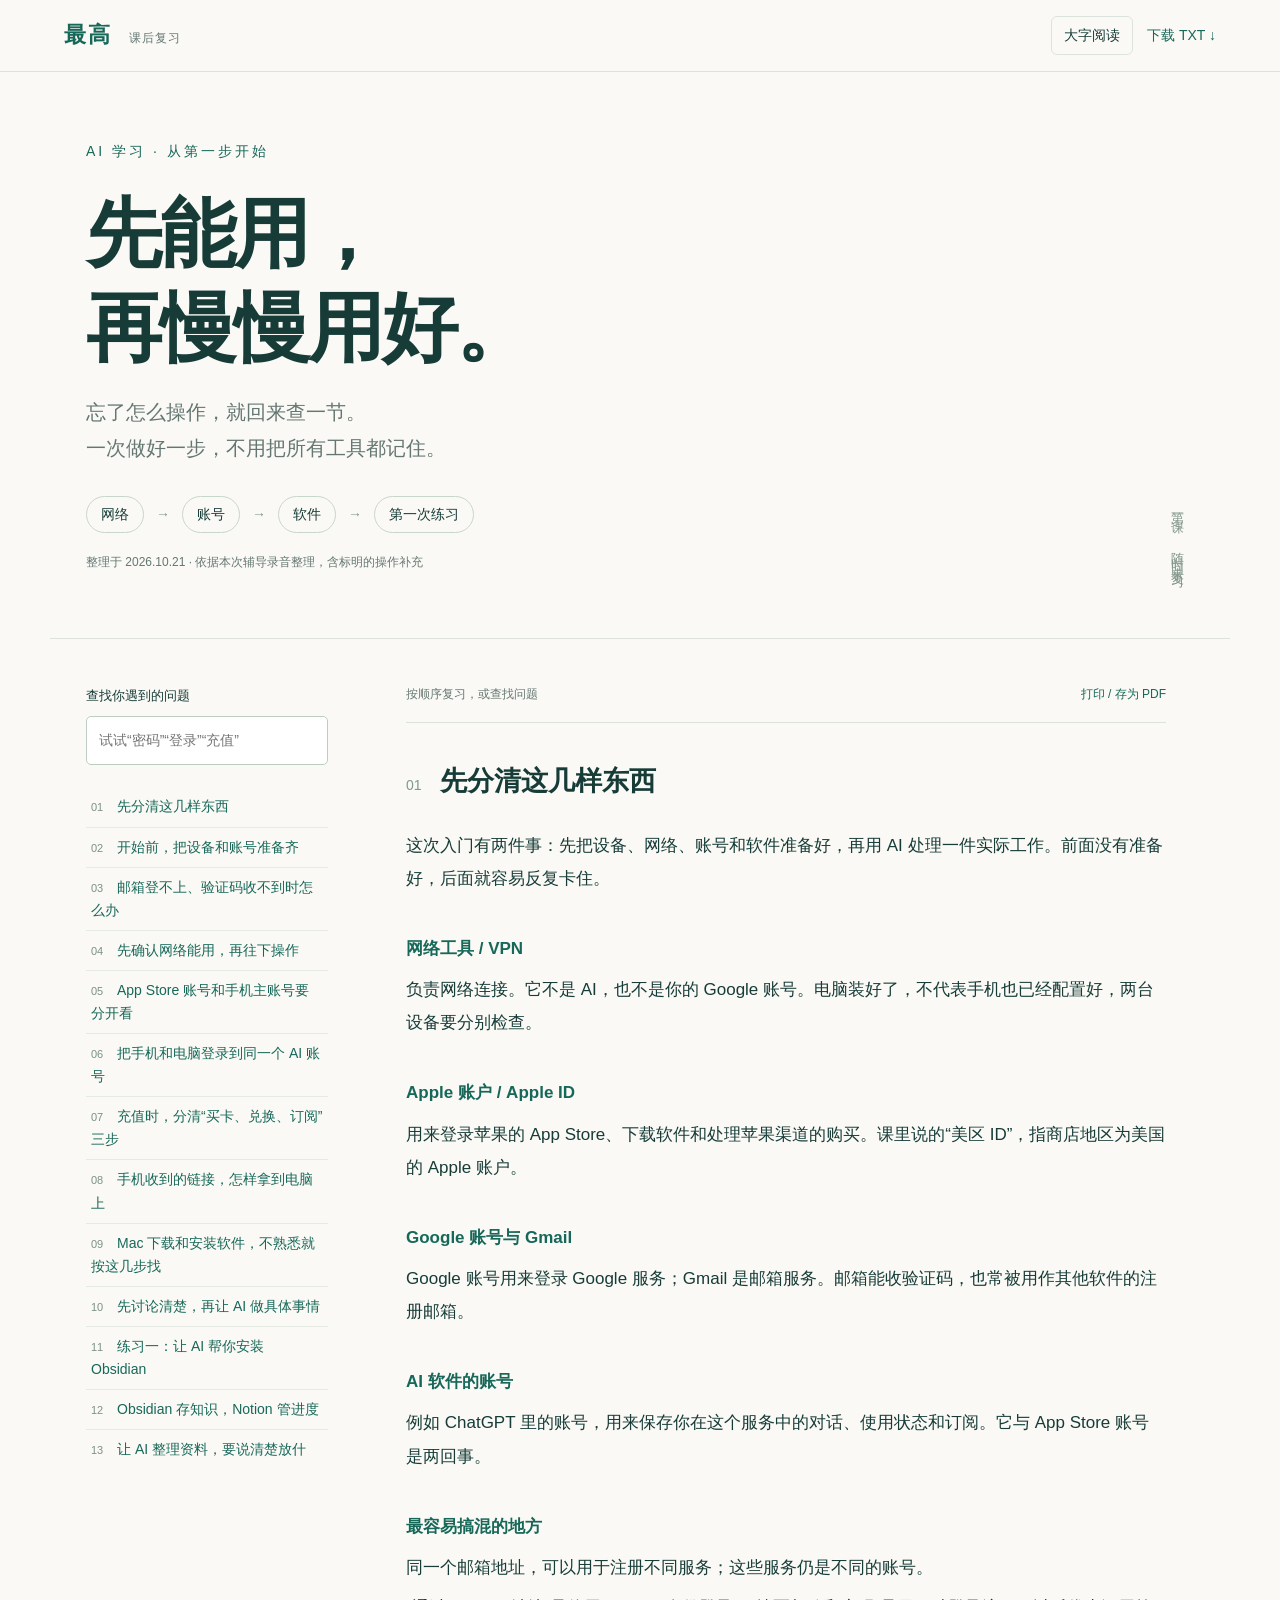
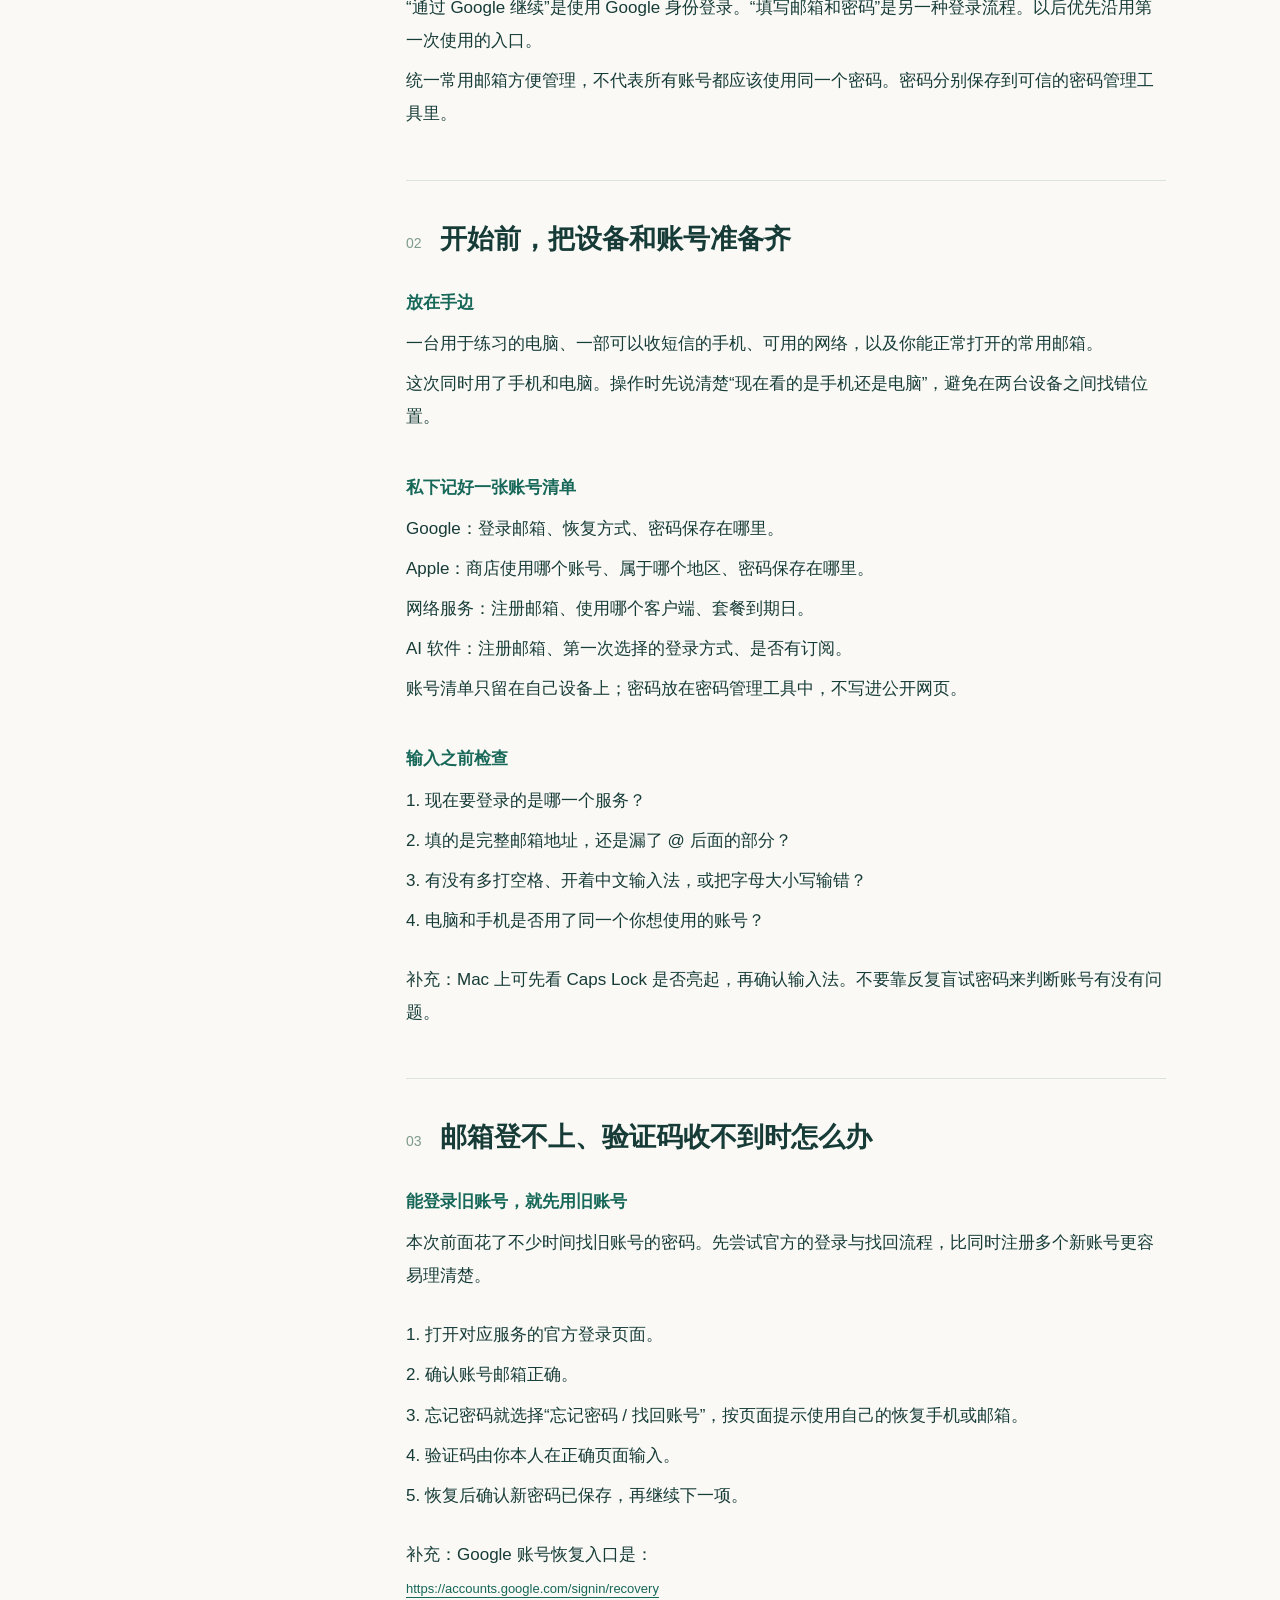
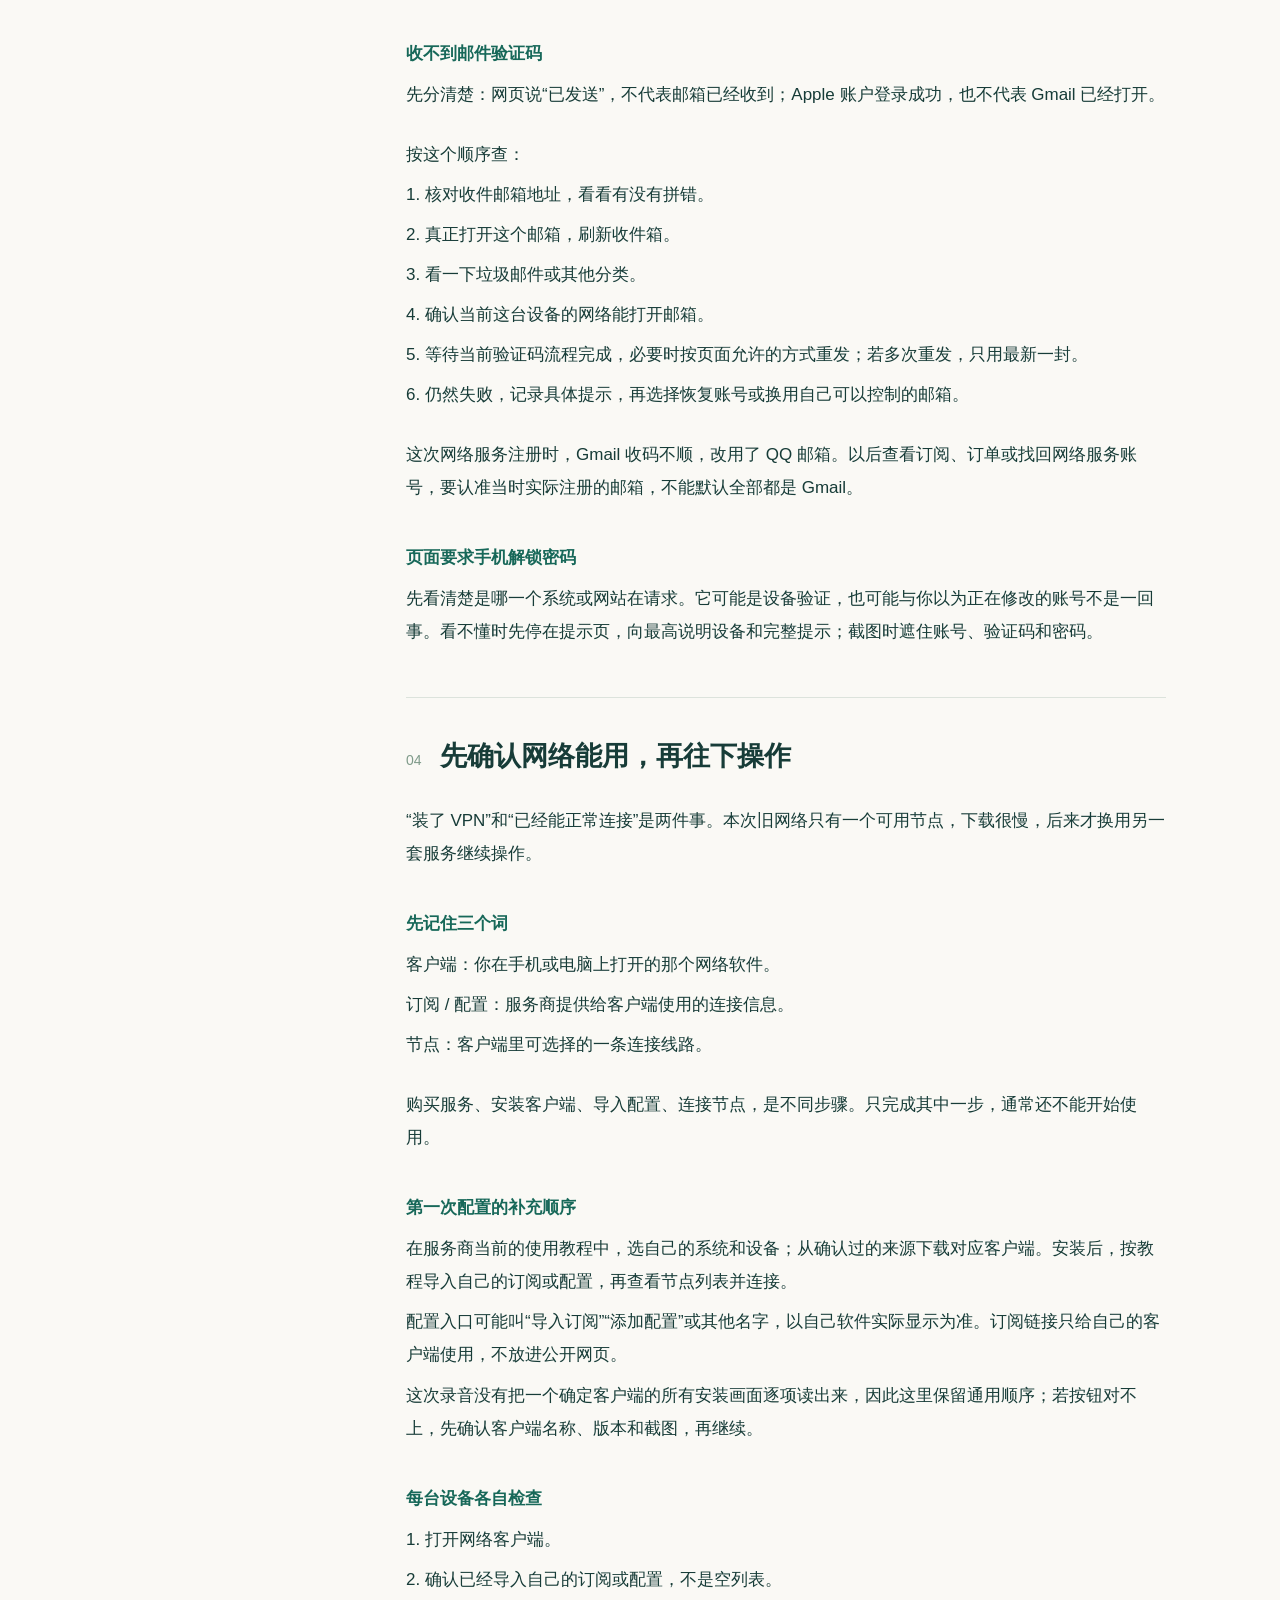
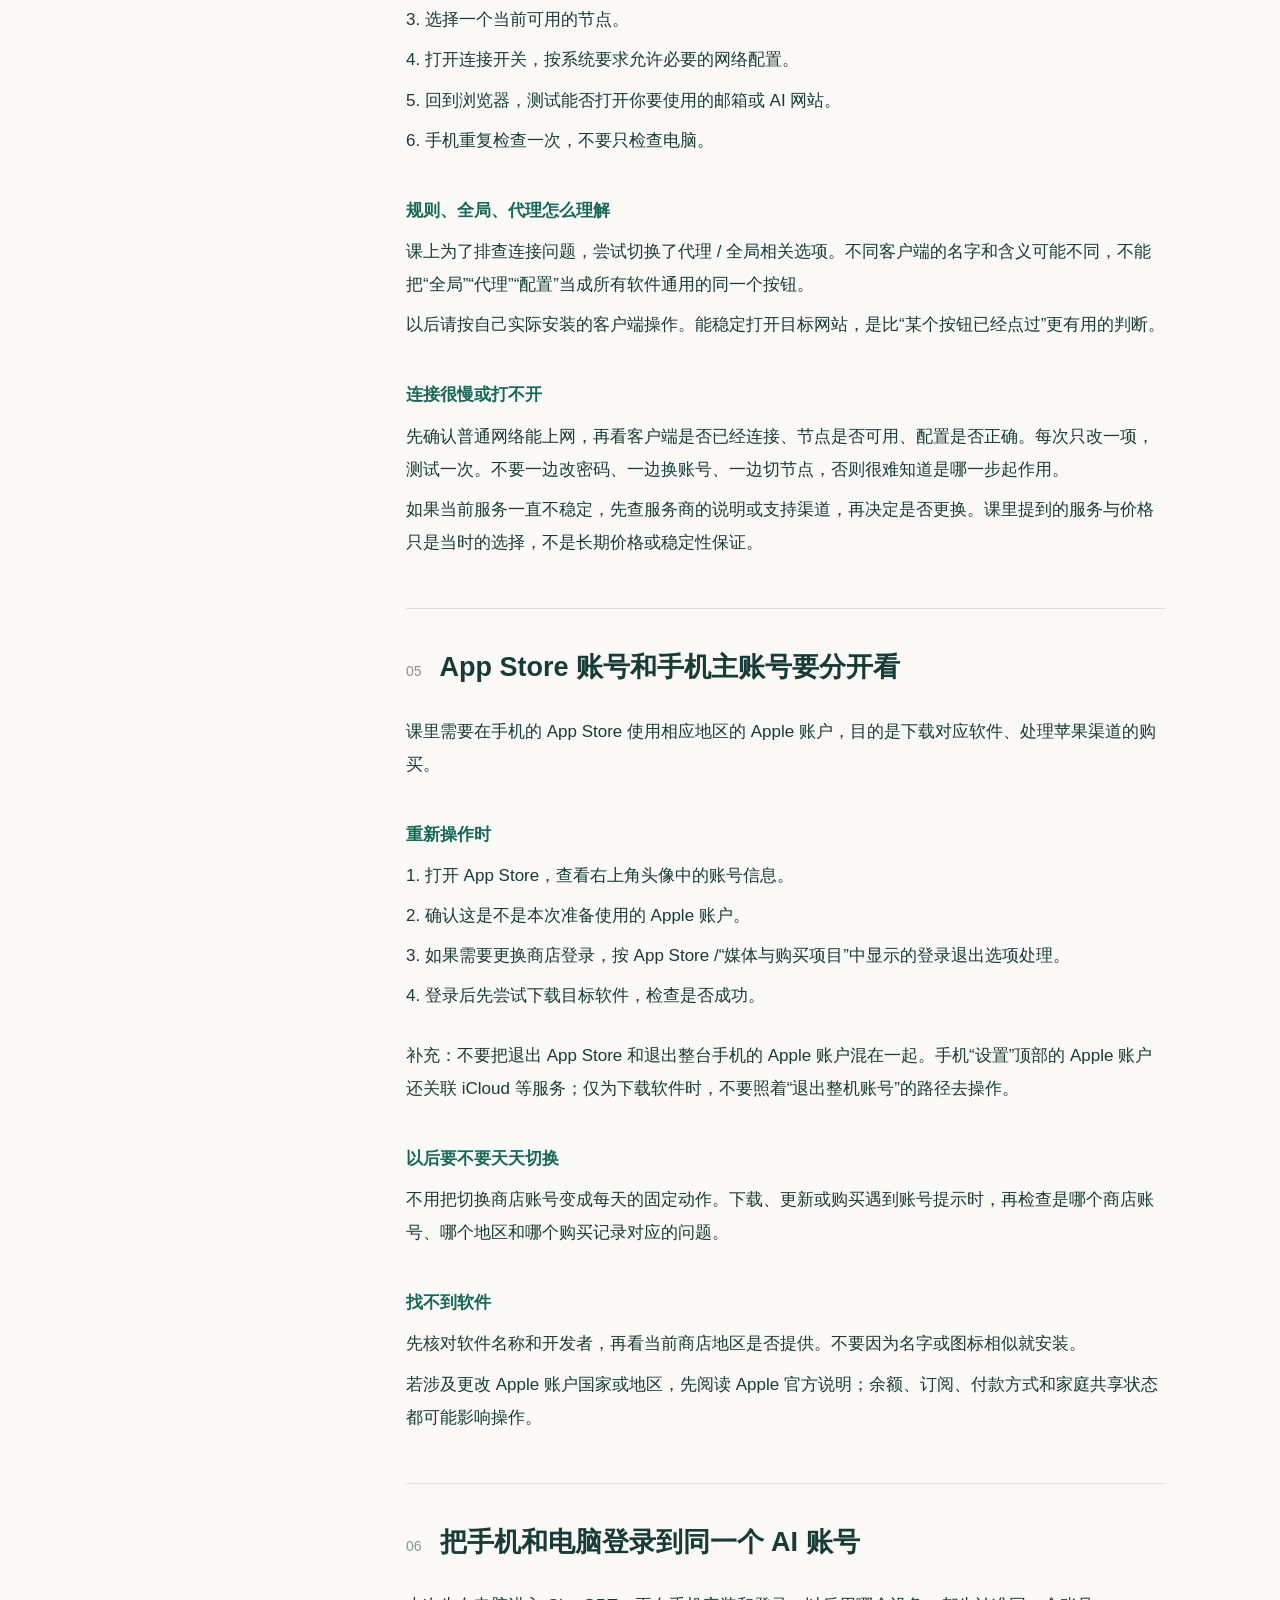
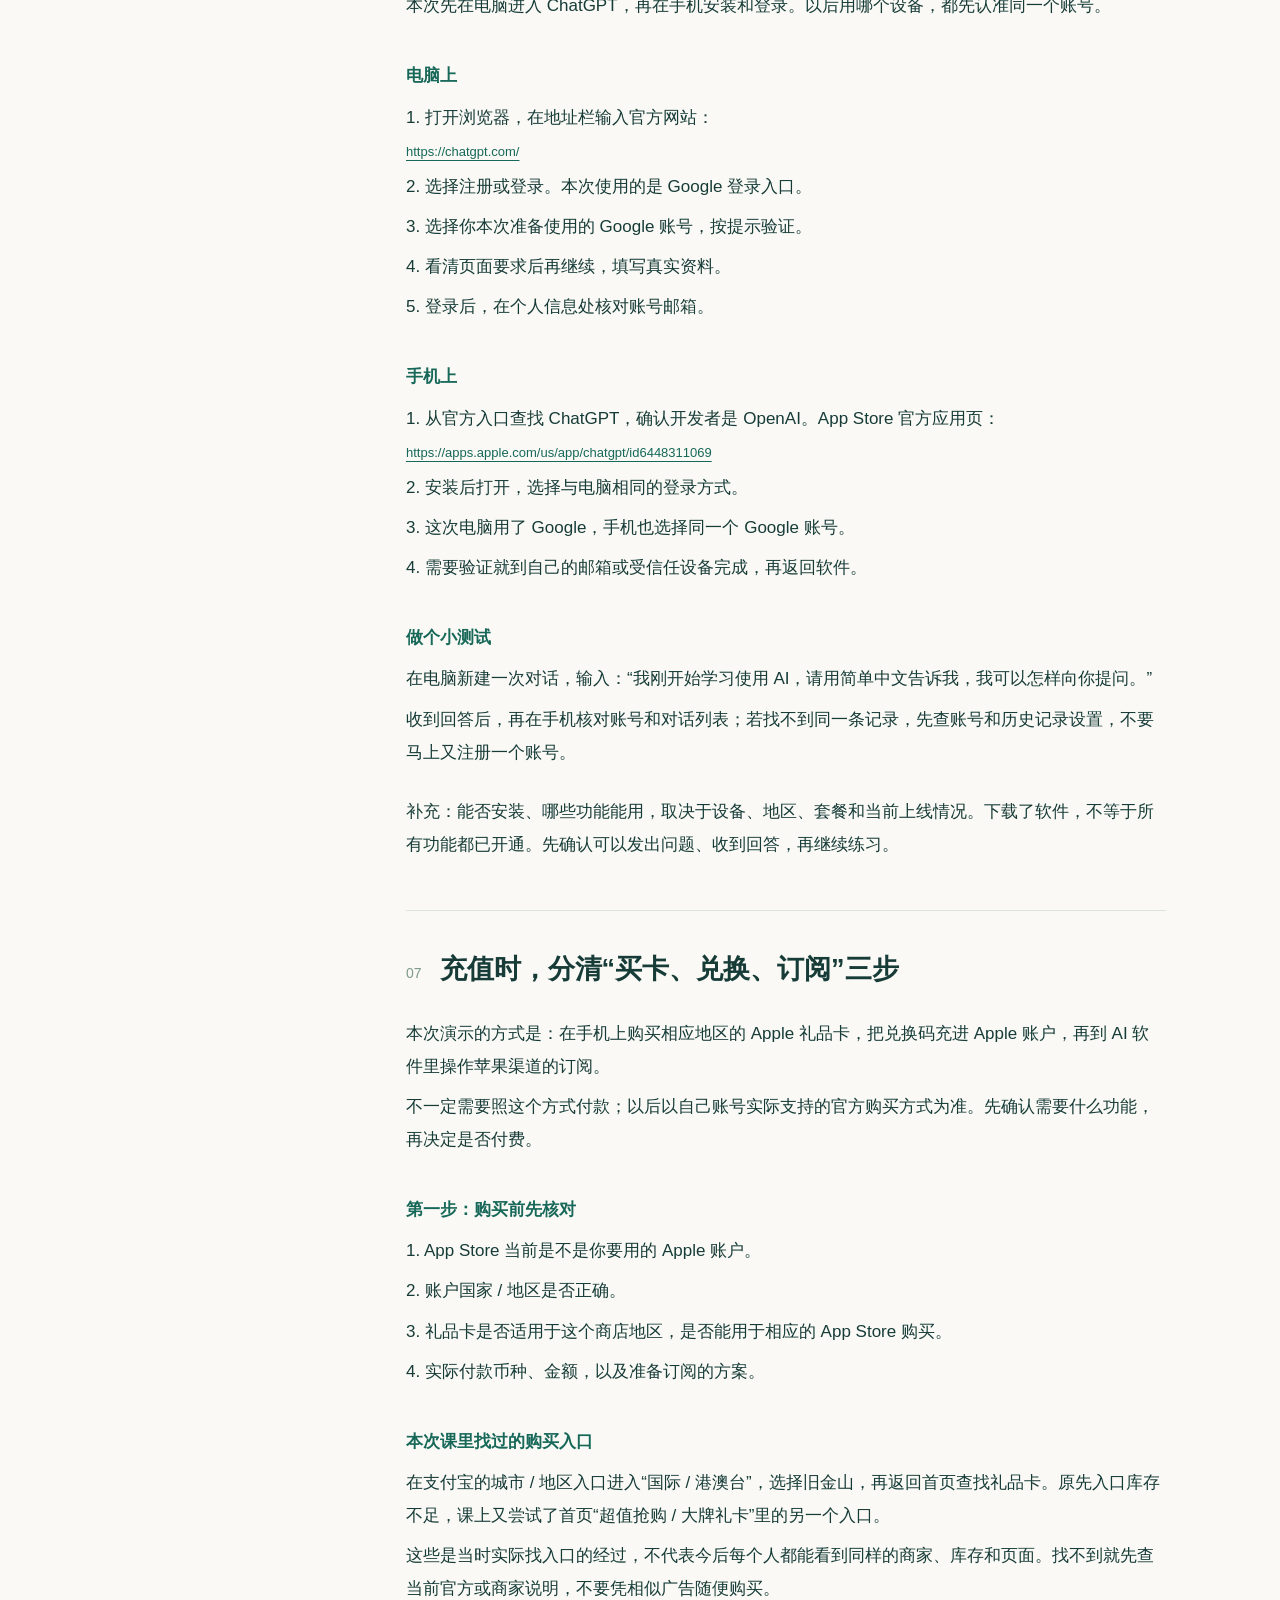
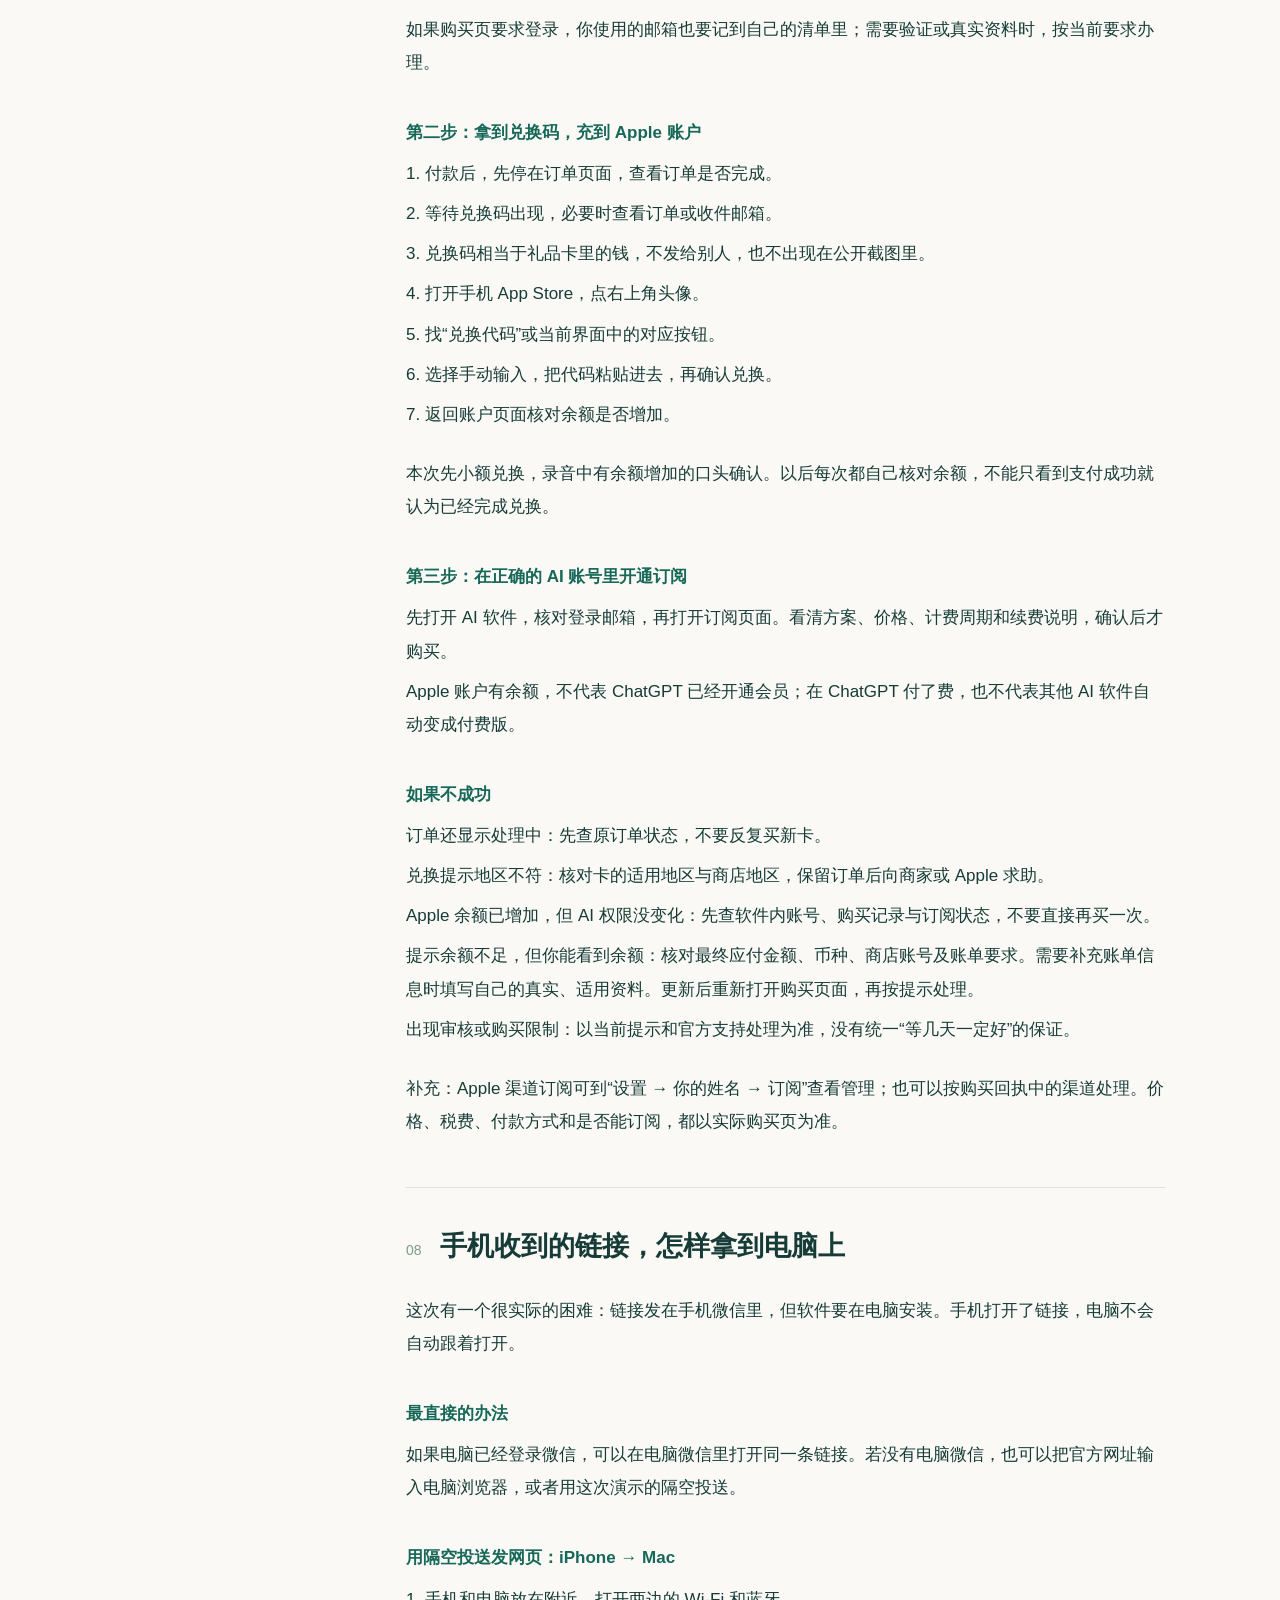
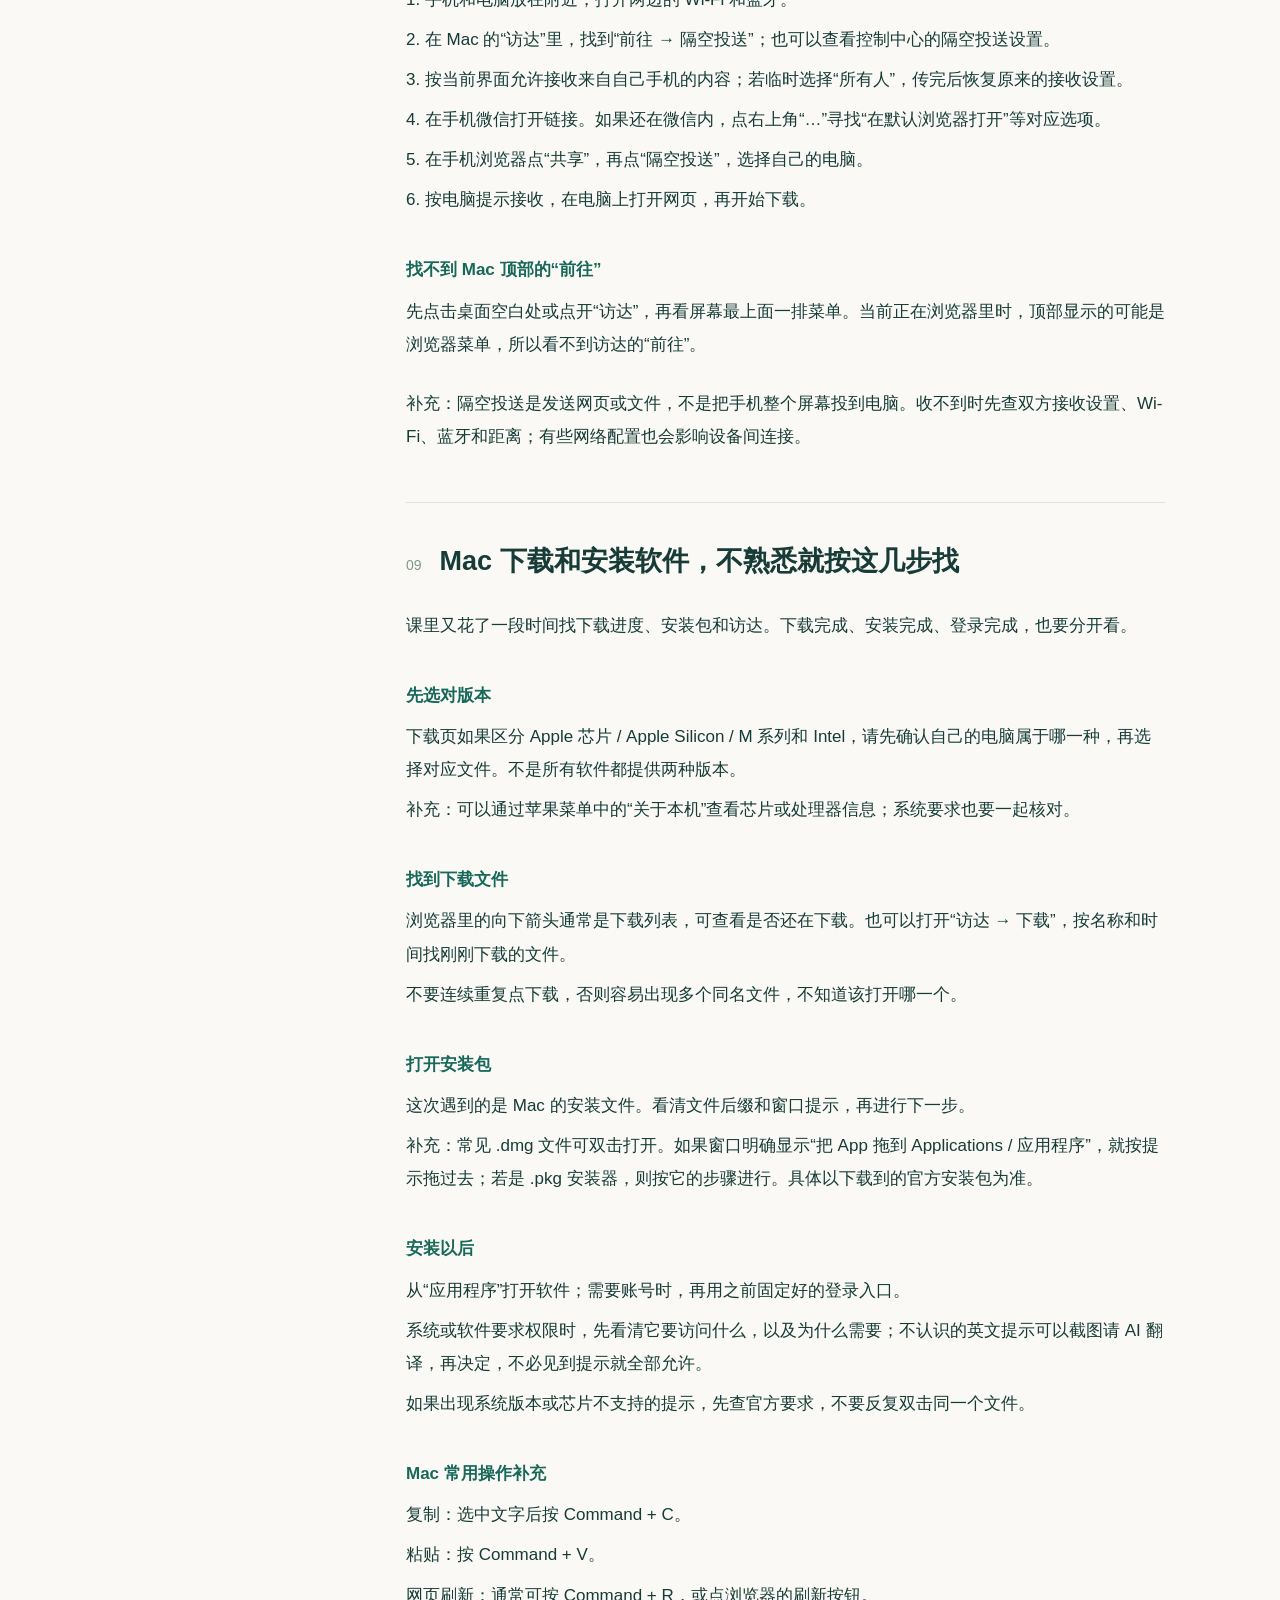
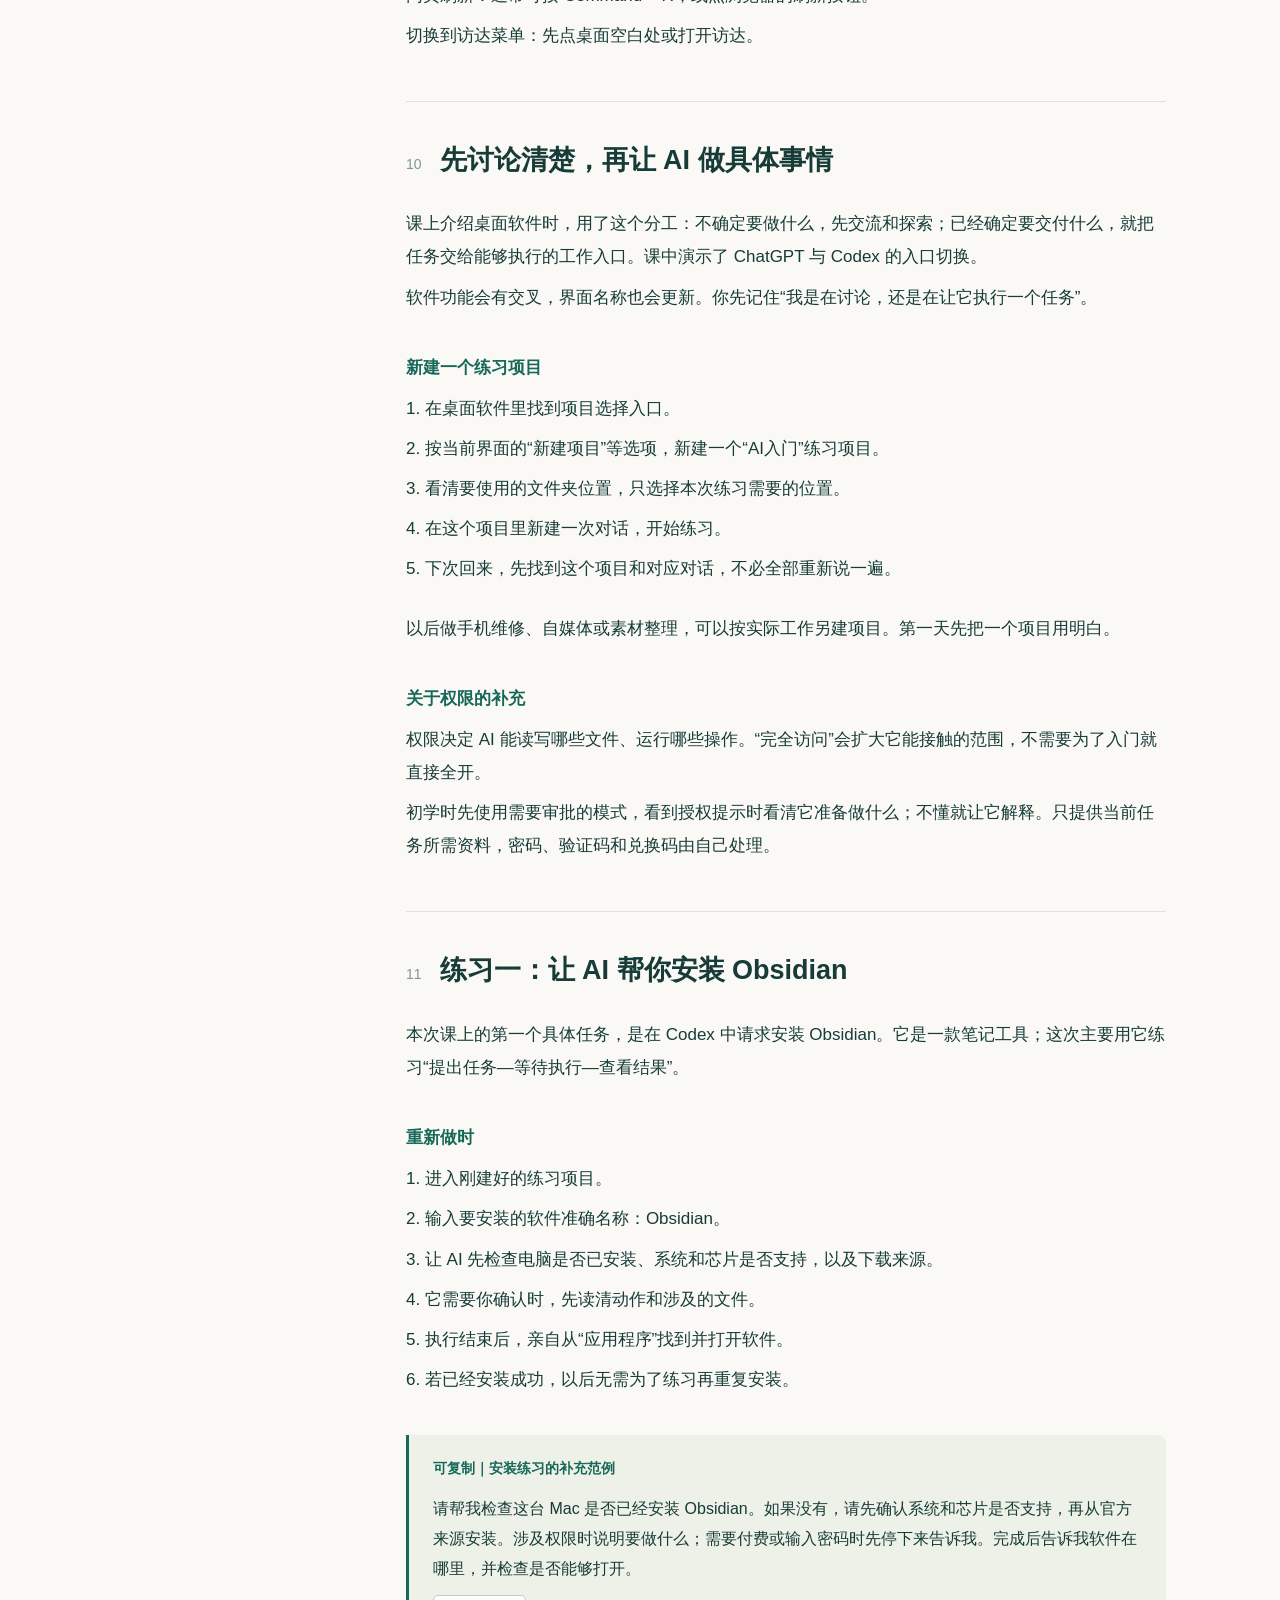
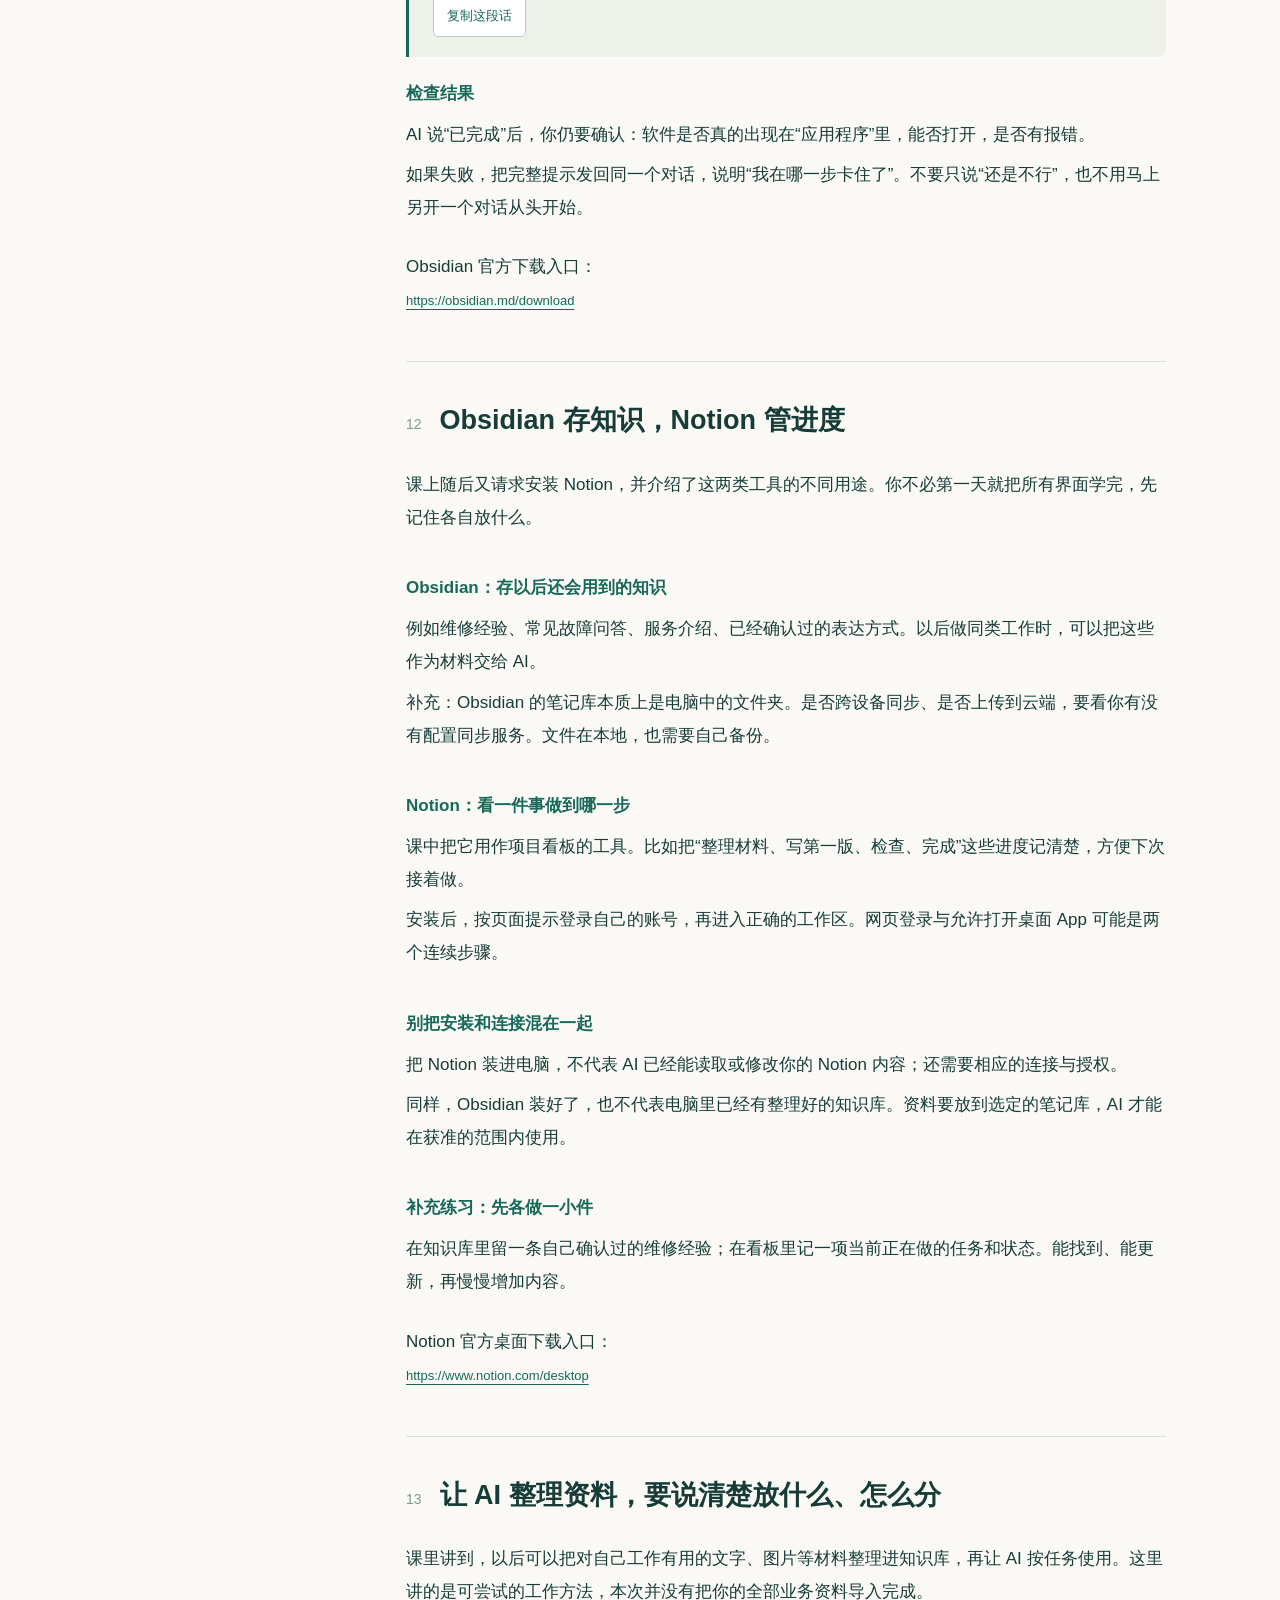
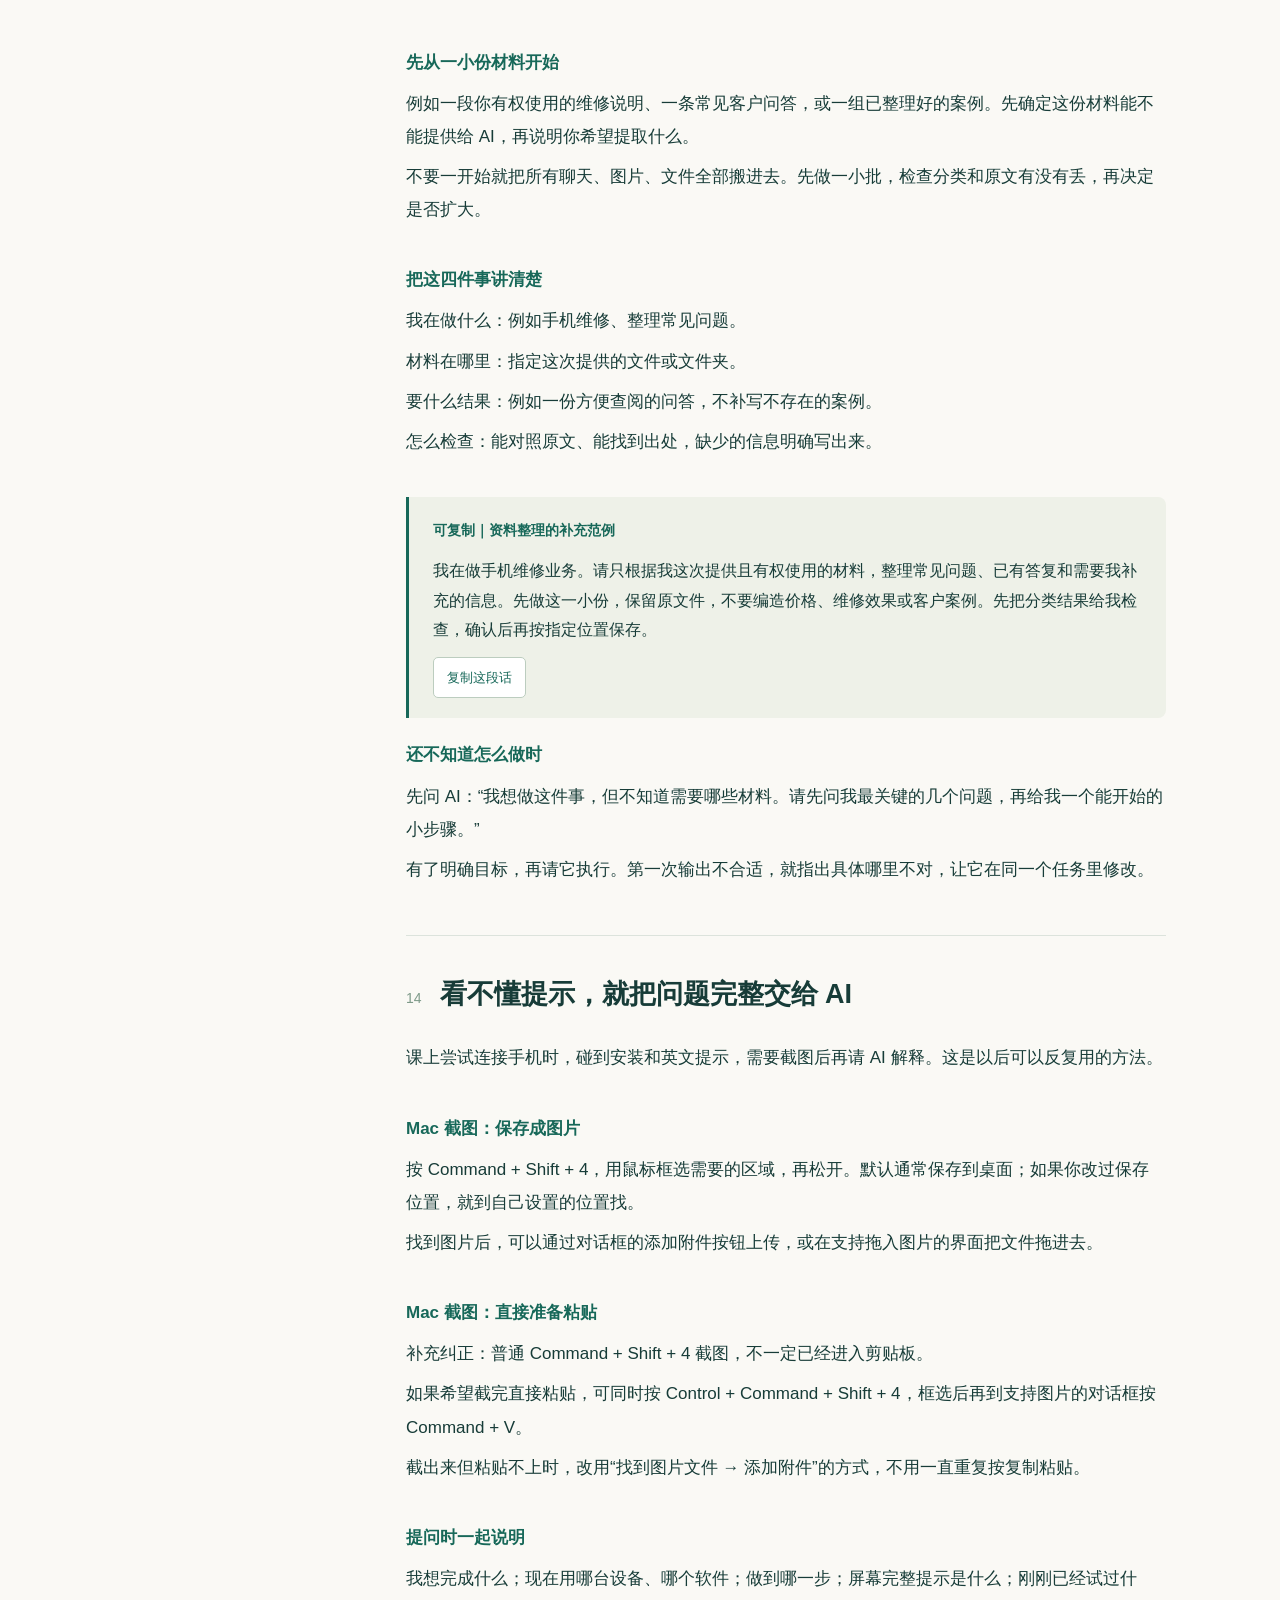
<file: index.html>
<!doctype html>
<html lang="zh-CN"><head><meta charset="utf-8"><meta name="viewport" content="width=device-width,initial-scale=1"><meta name="robots" content="noindex,nofollow"><meta name="referrer" content="no-referrer"><meta name="description" content="从网络、账号到第一次使用 AI，按步骤复习，遇到问题随时查阅。"><title>AI 入门复习手册 · 最高</title><link rel="icon" href="favicon.svg" type="image/svg+xml"><link rel="stylesheet" href="style.css"></head>
<body><a class="skip" href="#reading">跳到正文</a><div class="topbar"><a class="brand" href="#top">最高<span>课后复习</span></a><div class="tools"><button id="font" type="button" aria-pressed="false">大字阅读</button><a href="client-guide.txt" download="AI入门复习手册.txt">下载 TXT ↓</a></div></div>
<main id="top"><div class="hero"><div class="eyebrow">AI 学习 · 从第一步开始</div><h1>先能用，<br>再慢慢用好。</h1><p class="lede">忘了怎么操作，就回来查一节。<br>一次做好一步，不用把所有工具都记住。</p><div class="route"><span>网络</span><b>→</b><span>账号</span><b>→</b><span>软件</span><b>→</b><span>第一次练习</span></div><p class="edition">整理于 2026.10.21 · 依据本次辅导录音整理，含标明的操作补充</p></div>
<div class="layout"><aside><label for="search">查找你遇到的问题</label><input id="search" type="search" placeholder="试试“密码”“登录”“充值”" autocomplete="off"><nav aria-label="章节目录"><a href="#s0"><span>01</span>先分清这几样东西</a><a href="#s1"><span>02</span>开始前，把设备和账号准备齐</a><a href="#s2"><span>03</span>邮箱登不上、验证码收不到时怎么办</a><a href="#s3"><span>04</span>先确认网络能用，再往下操作</a><a href="#s4"><span>05</span>App Store 账号和手机主账号要分开看</a><a href="#s5"><span>06</span>把手机和电脑登录到同一个 AI 账号</a><a href="#s6"><span>07</span>充值时，分清“买卡、兑换、订阅”三步</a><a href="#s7"><span>08</span>手机收到的链接，怎样拿到电脑上</a><a href="#s8"><span>09</span>Mac 下载和安装软件，不熟悉就按这几步找</a><a href="#s9"><span>10</span>先讨论清楚，再让 AI 做具体事情</a><a href="#s10"><span>11</span>练习一：让 AI 帮你安装 Obsidian</a><a href="#s11"><span>12</span>Obsidian 存知识，Notion 管进度</a><a href="#s12"><span>13</span>让 AI 整理资料，要说清楚放什么、怎么分</a><a href="#s13"><span>14</span>看不懂提示，就把问题完整交给 AI</a><a href="#s14"><span>15</span>GitHub 和手机连接，先理解用途</a><a href="#s15"><span>16</span>把 AI 用到自己的工作，从一个小结果开始</a><a href="#s16"><span>17</span>额度、网站和换设备的几个疑问</a><a href="#s17"><span>18</span>复习时，自己过一遍这张清单</a><a href="#s18"><span>19</span>需要核对操作时，看这些官方说明</a></nav><p class="aside-note">正文可以直接阅读。遇到不同的界面，先看提示，再查对应章节。</p></aside><article id="reading"><div class="reading-intro"><span>按顺序复习，或查找问题</span><button id="print" type="button">打印 / 存为 PDF</button></div><p id="empty" role="status" hidden>没有找到这个词。试试“账号”“网络”或“提问”，也可以清空搜索查看全文。</p><section class="chapter" id="s0"><header><span class="chapter-num">01</span><h2>先分清这几样东西</h2></header><p>这次入门有两件事：先把设备、网络、账号和软件准备好，再用 AI 处理一件实际工作。前面没有准备好，后面就容易反复卡住。</p><div class="gap"></div><h3>网络工具 / VPN</h3><p>负责网络连接。它不是 AI，也不是你的 Google 账号。电脑装好了，不代表手机也已经配置好，两台设备要分别检查。</p><div class="gap"></div><h3>Apple 账户 / Apple ID</h3><p>用来登录苹果的 App Store、下载软件和处理苹果渠道的购买。课里说的“美区 ID”，指商店地区为美国的 Apple 账户。</p><div class="gap"></div><h3>Google 账号与 Gmail</h3><p>Google 账号用来登录 Google 服务；Gmail 是邮箱服务。邮箱能收验证码，也常被用作其他软件的注册邮箱。</p><div class="gap"></div><h3>AI 软件的账号</h3><p>例如 ChatGPT 里的账号，用来保存你在这个服务中的对话、使用状态和订阅。它与 App Store 账号是两回事。</p><div class="gap"></div><h3>最容易搞混的地方</h3><p>同一个邮箱地址，可以用于注册不同服务；这些服务仍是不同的账号。</p><p>“通过 Google 继续”是使用 Google 身份登录。“填写邮箱和密码”是另一种登录流程。以后优先沿用第一次使用的入口。</p><p>统一常用邮箱方便管理，不代表所有账号都应该使用同一个密码。密码分别保存到可信的密码管理工具里。</p><div class="gap"></div></section><section class="chapter" id="s1"><header><span class="chapter-num">02</span><h2>开始前，把设备和账号准备齐</h2></header><h3>放在手边</h3><p>一台用于练习的电脑、一部可以收短信的手机、可用的网络，以及你能正常打开的常用邮箱。</p><p>这次同时用了手机和电脑。操作时先说清楚“现在看的是手机还是电脑”，避免在两台设备之间找错位置。</p><div class="gap"></div><h3>私下记好一张账号清单</h3><p>Google：登录邮箱、恢复方式、密码保存在哪里。</p><p>Apple：商店使用哪个账号、属于哪个地区、密码保存在哪里。</p><p>网络服务：注册邮箱、使用哪个客户端、套餐到期日。</p><p>AI 软件：注册邮箱、第一次选择的登录方式、是否有订阅。</p><p>账号清单只留在自己设备上；密码放在密码管理工具中，不写进公开网页。</p><div class="gap"></div><h3>输入之前检查</h3><p>1. 现在要登录的是哪一个服务？</p><p>2. 填的是完整邮箱地址，还是漏了 @ 后面的部分？</p><p>3. 有没有多打空格、开着中文输入法，或把字母大小写输错？</p><p>4. 电脑和手机是否用了同一个你想使用的账号？</p><div class="gap"></div><p>补充：Mac 上可先看 Caps Lock 是否亮起，再确认输入法。不要靠反复盲试密码来判断账号有没有问题。</p><div class="gap"></div></section><section class="chapter" id="s2"><header><span class="chapter-num">03</span><h2>邮箱登不上、验证码收不到时怎么办</h2></header><h3>能登录旧账号，就先用旧账号</h3><p>本次前面花了不少时间找旧账号的密码。先尝试官方的登录与找回流程，比同时注册多个新账号更容易理清楚。</p><div class="gap"></div><p>1. 打开对应服务的官方登录页面。</p><p>2. 确认账号邮箱正确。</p><p>3. 忘记密码就选择“忘记密码 / 找回账号”，按页面提示使用自己的恢复手机或邮箱。</p><p>4. 验证码由你本人在正确页面输入。</p><p>5. 恢复后确认新密码已保存，再继续下一项。</p><div class="gap"></div><p>补充：Google 账号恢复入口是：</p><p class="source"><a href="https://accounts.google.com/signin/recovery" target="_blank" rel="noopener noreferrer">https://accounts.google.com/signin/recovery</a></p><div class="gap"></div><h3>收不到邮件验证码</h3><p>先分清楚：网页说“已发送”，不代表邮箱已经收到；Apple 账户登录成功，也不代表 Gmail 已经打开。</p><div class="gap"></div><p>按这个顺序查：</p><p>1. 核对收件邮箱地址，看看有没有拼错。</p><p>2. 真正打开这个邮箱，刷新收件箱。</p><p>3. 看一下垃圾邮件或其他分类。</p><p>4. 确认当前这台设备的网络能打开邮箱。</p><p>5. 等待当前验证码流程完成，必要时按页面允许的方式重发；若多次重发，只用最新一封。</p><p>6. 仍然失败，记录具体提示，再选择恢复账号或换用自己可以控制的邮箱。</p><div class="gap"></div><p>这次网络服务注册时，Gmail 收码不顺，改用了 QQ 邮箱。以后查看订阅、订单或找回网络服务账号，要认准当时实际注册的邮箱，不能默认全部都是 Gmail。</p><div class="gap"></div><h3>页面要求手机解锁密码</h3><p>先看清楚是哪一个系统或网站在请求。它可能是设备验证，也可能与你以为正在修改的账号不是一回事。看不懂时先停在提示页，向最高说明设备和完整提示；截图时遮住账号、验证码和密码。</p><div class="gap"></div></section><section class="chapter" id="s3"><header><span class="chapter-num">04</span><h2>先确认网络能用，再往下操作</h2></header><p>“装了 VPN”和“已经能正常连接”是两件事。本次旧网络只有一个可用节点，下载很慢，后来才换用另一套服务继续操作。</p><div class="gap"></div><h3>先记住三个词</h3><p>客户端：你在手机或电脑上打开的那个网络软件。</p><p>订阅 / 配置：服务商提供给客户端使用的连接信息。</p><p>节点：客户端里可选择的一条连接线路。</p><div class="gap"></div><p>购买服务、安装客户端、导入配置、连接节点，是不同步骤。只完成其中一步，通常还不能开始使用。</p><div class="gap"></div><h3>第一次配置的补充顺序</h3><p>在服务商当前的使用教程中，选自己的系统和设备；从确认过的来源下载对应客户端。安装后，按教程导入自己的订阅或配置，再查看节点列表并连接。</p><p>配置入口可能叫“导入订阅”“添加配置”或其他名字，以自己软件实际显示为准。订阅链接只给自己的客户端使用，不放进公开网页。</p><p>这次录音没有把一个确定客户端的所有安装画面逐项读出来，因此这里保留通用顺序；若按钮对不上，先确认客户端名称、版本和截图，再继续。</p><div class="gap"></div><h3>每台设备各自检查</h3><p>1. 打开网络客户端。</p><p>2. 确认已经导入自己的订阅或配置，不是空列表。</p><p>3. 选择一个当前可用的节点。</p><p>4. 打开连接开关，按系统要求允许必要的网络配置。</p><p>5. 回到浏览器，测试能否打开你要使用的邮箱或 AI 网站。</p><p>6. 手机重复检查一次，不要只检查电脑。</p><div class="gap"></div><h3>规则、全局、代理怎么理解</h3><p>课上为了排查连接问题，尝试切换了代理 / 全局相关选项。不同客户端的名字和含义可能不同，不能把“全局”“代理”“配置”当成所有软件通用的同一个按钮。</p><p>以后请按自己实际安装的客户端操作。能稳定打开目标网站，是比“某个按钮已经点过”更有用的判断。</p><div class="gap"></div><h3>连接很慢或打不开</h3><p>先确认普通网络能上网，再看客户端是否已经连接、节点是否可用、配置是否正确。每次只改一项，测试一次。不要一边改密码、一边换账号、一边切节点，否则很难知道是哪一步起作用。</p><p>如果当前服务一直不稳定，先查服务商的说明或支持渠道，再决定是否更换。课里提到的服务与价格只是当时的选择，不是长期价格或稳定性保证。</p><div class="gap"></div></section><section class="chapter" id="s4"><header><span class="chapter-num">05</span><h2>App Store 账号和手机主账号要分开看</h2></header><p>课里需要在手机的 App Store 使用相应地区的 Apple 账户，目的是下载对应软件、处理苹果渠道的购买。</p><div class="gap"></div><h3>重新操作时</h3><p>1. 打开 App Store，查看右上角头像中的账号信息。</p><p>2. 确认这是不是本次准备使用的 Apple 账户。</p><p>3. 如果需要更换商店登录，按 App Store /“媒体与购买项目”中显示的登录退出选项处理。</p><p>4. 登录后先尝试下载目标软件，检查是否成功。</p><div class="gap"></div><p>补充：不要把退出 App Store 和退出整台手机的 Apple 账户混在一起。手机“设置”顶部的 Apple 账户还关联 iCloud 等服务；仅为下载软件时，不要照着“退出整机账号”的路径去操作。</p><div class="gap"></div><h3>以后要不要天天切换</h3><p>不用把切换商店账号变成每天的固定动作。下载、更新或购买遇到账号提示时，再检查是哪个商店账号、哪个地区和哪个购买记录对应的问题。</p><div class="gap"></div><h3>找不到软件</h3><p>先核对软件名称和开发者，再看当前商店地区是否提供。不要因为名字或图标相似就安装。</p><p>若涉及更改 Apple 账户国家或地区，先阅读 Apple 官方说明；余额、订阅、付款方式和家庭共享状态都可能影响操作。</p><div class="gap"></div></section><section class="chapter" id="s5"><header><span class="chapter-num">06</span><h2>把手机和电脑登录到同一个 AI 账号</h2></header><p>本次先在电脑进入 ChatGPT，再在手机安装和登录。以后用哪个设备，都先认准同一个账号。</p><div class="gap"></div><h3>电脑上</h3><p>1. 打开浏览器，在地址栏输入官方网站：</p><p class="source"><a href="https://chatgpt.com/" target="_blank" rel="noopener noreferrer">https://chatgpt.com/</a></p><p>2. 选择注册或登录。本次使用的是 Google 登录入口。</p><p>3. 选择你本次准备使用的 Google 账号，按提示验证。</p><p>4. 看清页面要求后再继续，填写真实资料。</p><p>5. 登录后，在个人信息处核对账号邮箱。</p><div class="gap"></div><h3>手机上</h3><p>1. 从官方入口查找 ChatGPT，确认开发者是 OpenAI。App Store 官方应用页：</p><p class="source"><a href="https://apps.apple.com/us/app/chatgpt/id6448311069" target="_blank" rel="noopener noreferrer">https://apps.apple.com/us/app/chatgpt/id6448311069</a></p><p>2. 安装后打开，选择与电脑相同的登录方式。</p><p>3. 这次电脑用了 Google，手机也选择同一个 Google 账号。</p><p>4. 需要验证就到自己的邮箱或受信任设备完成，再返回软件。</p><div class="gap"></div><h3>做个小测试</h3><p>在电脑新建一次对话，输入：“我刚开始学习使用 AI，请用简单中文告诉我，我可以怎样向你提问。”</p><p>收到回答后，再在手机核对账号和对话列表；若找不到同一条记录，先查账号和历史记录设置，不要马上又注册一个账号。</p><div class="gap"></div><p>补充：能否安装、哪些功能能用，取决于设备、地区、套餐和当前上线情况。下载了软件，不等于所有功能都已开通。先确认可以发出问题、收到回答，再继续练习。</p><div class="gap"></div></section><section class="chapter" id="s6"><header><span class="chapter-num">07</span><h2>充值时，分清“买卡、兑换、订阅”三步</h2></header><p>本次演示的方式是：在手机上购买相应地区的 Apple 礼品卡，把兑换码充进 Apple 账户，再到 AI 软件里操作苹果渠道的订阅。</p><p>不一定需要照这个方式付款；以后以自己账号实际支持的官方购买方式为准。先确认需要什么功能，再决定是否付费。</p><div class="gap"></div><h3>第一步：购买前先核对</h3><p>1. App Store 当前是不是你要用的 Apple 账户。</p><p>2. 账户国家 / 地区是否正确。</p><p>3. 礼品卡是否适用于这个商店地区，是否能用于相应的 App Store 购买。</p><p>4. 实际付款币种、金额，以及准备订阅的方案。</p><div class="gap"></div><h3>本次课里找过的购买入口</h3><p>在支付宝的城市 / 地区入口进入“国际 / 港澳台”，选择旧金山，再返回首页查找礼品卡。原先入口库存不足，课上又尝试了首页“超值抢购 / 大牌礼卡”里的另一个入口。</p><p>这些是当时实际找入口的经过，不代表今后每个人都能看到同样的商家、库存和页面。找不到就先查当前官方或商家说明，不要凭相似广告随便购买。</p><p>如果购买页要求登录，你使用的邮箱也要记到自己的清单里；需要验证或真实资料时，按当前要求办理。</p><div class="gap"></div><h3>第二步：拿到兑换码，充到 Apple 账户</h3><p>1. 付款后，先停在订单页面，查看订单是否完成。</p><p>2. 等待兑换码出现，必要时查看订单或收件邮箱。</p><p>3. 兑换码相当于礼品卡里的钱，不发给别人，也不出现在公开截图里。</p><p>4. 打开手机 App Store，点右上角头像。</p><p>5. 找“兑换代码”或当前界面中的对应按钮。</p><p>6. 选择手动输入，把代码粘贴进去，再确认兑换。</p><p>7. 返回账户页面核对余额是否增加。</p><div class="gap"></div><p>本次先小额兑换，录音中有余额增加的口头确认。以后每次都自己核对余额，不能只看到支付成功就认为已经完成兑换。</p><div class="gap"></div><h3>第三步：在正确的 AI 账号里开通订阅</h3><p>先打开 AI 软件，核对登录邮箱，再打开订阅页面。看清方案、价格、计费周期和续费说明，确认后才购买。</p><p>Apple 账户有余额，不代表 ChatGPT 已经开通会员；在 ChatGPT 付了费，也不代表其他 AI 软件自动变成付费版。</p><div class="gap"></div><h3>如果不成功</h3><p>订单还显示处理中：先查原订单状态，不要反复买新卡。</p><p>兑换提示地区不符：核对卡的适用地区与商店地区，保留订单后向商家或 Apple 求助。</p><p>Apple 余额已增加，但 AI 权限没变化：先查软件内账号、购买记录与订阅状态，不要直接再买一次。</p><p>提示余额不足，但你能看到余额：核对最终应付金额、币种、商店账号及账单要求。需要补充账单信息时填写自己的真实、适用资料。更新后重新打开购买页面，再按提示处理。</p><p>出现审核或购买限制：以当前提示和官方支持处理为准，没有统一“等几天一定好”的保证。</p><div class="gap"></div><p>补充：Apple 渠道订阅可到“设置 → 你的姓名 → 订阅”查看管理；也可以按购买回执中的渠道处理。价格、税费、付款方式和是否能订阅，都以实际购买页为准。</p><div class="gap"></div></section><section class="chapter" id="s7"><header><span class="chapter-num">08</span><h2>手机收到的链接，怎样拿到电脑上</h2></header><p>这次有一个很实际的困难：链接发在手机微信里，但软件要在电脑安装。手机打开了链接，电脑不会自动跟着打开。</p><div class="gap"></div><h3>最直接的办法</h3><p>如果电脑已经登录微信，可以在电脑微信里打开同一条链接。若没有电脑微信，也可以把官方网址输入电脑浏览器，或者用这次演示的隔空投送。</p><div class="gap"></div><h3>用隔空投送发网页：iPhone → Mac</h3><p>1. 手机和电脑放在附近，打开两边的 Wi-Fi 和蓝牙。</p><p>2. 在 Mac 的“访达”里，找到“前往 → 隔空投送”；也可以查看控制中心的隔空投送设置。</p><p>3. 按当前界面允许接收来自自己手机的内容；若临时选择“所有人”，传完后恢复原来的接收设置。</p><p>4. 在手机微信打开链接。如果还在微信内，点右上角“…”寻找“在默认浏览器打开”等对应选项。</p><p>5. 在手机浏览器点“共享”，再点“隔空投送”，选择自己的电脑。</p><p>6. 按电脑提示接收，在电脑上打开网页，再开始下载。</p><div class="gap"></div><h3>找不到 Mac 顶部的“前往”</h3><p>先点击桌面空白处或点开“访达”，再看屏幕最上面一排菜单。当前正在浏览器里时，顶部显示的可能是浏览器菜单，所以看不到访达的“前往”。</p><div class="gap"></div><p>补充：隔空投送是发送网页或文件，不是把手机整个屏幕投到电脑。收不到时先查双方接收设置、Wi-Fi、蓝牙和距离；有些网络配置也会影响设备间连接。</p><div class="gap"></div></section><section class="chapter" id="s8"><header><span class="chapter-num">09</span><h2>Mac 下载和安装软件，不熟悉就按这几步找</h2></header><p>课里又花了一段时间找下载进度、安装包和访达。下载完成、安装完成、登录完成，也要分开看。</p><div class="gap"></div><h3>先选对版本</h3><p>下载页如果区分 Apple 芯片 / Apple Silicon / M 系列和 Intel，请先确认自己的电脑属于哪一种，再选择对应文件。不是所有软件都提供两种版本。</p><p>补充：可以通过苹果菜单中的“关于本机”查看芯片或处理器信息；系统要求也要一起核对。</p><div class="gap"></div><h3>找到下载文件</h3><p>浏览器里的向下箭头通常是下载列表，可查看是否还在下载。也可以打开“访达 → 下载”，按名称和时间找刚刚下载的文件。</p><p>不要连续重复点下载，否则容易出现多个同名文件，不知道该打开哪一个。</p><div class="gap"></div><h3>打开安装包</h3><p>这次遇到的是 Mac 的安装文件。看清文件后缀和窗口提示，再进行下一步。</p><p>补充：常见 .dmg 文件可双击打开。如果窗口明确显示“把 App 拖到 Applications / 应用程序”，就按提示拖过去；若是 .pkg 安装器，则按它的步骤进行。具体以下载到的官方安装包为准。</p><div class="gap"></div><h3>安装以后</h3><p>从“应用程序”打开软件；需要账号时，再用之前固定好的登录入口。</p><p>系统或软件要求权限时，先看清它要访问什么，以及为什么需要；不认识的英文提示可以截图请 AI 翻译，再决定，不必见到提示就全部允许。</p><p>如果出现系统版本或芯片不支持的提示，先查官方要求，不要反复双击同一个文件。</p><div class="gap"></div><h3>Mac 常用操作补充</h3><p>复制：选中文字后按 Command + C。</p><p>粘贴：按 Command + V。</p><p>网页刷新：通常可按 Command + R，或点浏览器的刷新按钮。</p><p>切换到访达菜单：先点桌面空白处或打开访达。</p><div class="gap"></div></section><section class="chapter" id="s9"><header><span class="chapter-num">10</span><h2>先讨论清楚，再让 AI 做具体事情</h2></header><p>课上介绍桌面软件时，用了这个分工：不确定要做什么，先交流和探索；已经确定要交付什么，就把任务交给能够执行的工作入口。课中演示了 ChatGPT 与 Codex 的入口切换。</p><p>软件功能会有交叉，界面名称也会更新。你先记住“我是在讨论，还是在让它执行一个任务”。</p><div class="gap"></div><h3>新建一个练习项目</h3><p>1. 在桌面软件里找到项目选择入口。</p><p>2. 按当前界面的“新建项目”等选项，新建一个“AI入门”练习项目。</p><p>3. 看清要使用的文件夹位置，只选择本次练习需要的位置。</p><p>4. 在这个项目里新建一次对话，开始练习。</p><p>5. 下次回来，先找到这个项目和对应对话，不必全部重新说一遍。</p><div class="gap"></div><p>以后做手机维修、自媒体或素材整理，可以按实际工作另建项目。第一天先把一个项目用明白。</p><div class="gap"></div><h3>关于权限的补充</h3><p>权限决定 AI 能读写哪些文件、运行哪些操作。“完全访问”会扩大它能接触的范围，不需要为了入门就直接全开。</p><p>初学时先使用需要审批的模式，看到授权提示时看清它准备做什么；不懂就让它解释。只提供当前任务所需资料，密码、验证码和兑换码由自己处理。</p><div class="gap"></div></section><section class="chapter" id="s10"><header><span class="chapter-num">11</span><h2>练习一：让 AI 帮你安装 Obsidian</h2></header><p>本次课上的第一个具体任务，是在 Codex 中请求安装 Obsidian。它是一款笔记工具；这次主要用它练习“提出任务—等待执行—查看结果”。</p><div class="gap"></div><h3>重新做时</h3><p>1. 进入刚建好的练习项目。</p><p>2. 输入要安装的软件准确名称：Obsidian。</p><p>3. 让 AI 先检查电脑是否已安装、系统和芯片是否支持，以及下载来源。</p><p>4. 它需要你确认时，先读清动作和涉及的文件。</p><p>5. 执行结束后，亲自从“应用程序”找到并打开软件。</p><p>6. 若已经安装成功，以后无需为了练习再重复安装。</p><div class="gap"></div><div class="prompt"><h3>可复制｜安装练习的补充范例</h3><pre>请帮我检查这台 Mac 是否已经安装 Obsidian。如果没有，请先确认系统和芯片是否支持，再从官方来源安装。涉及权限时说明要做什么；需要付费或输入密码时先停下来告诉我。完成后告诉我软件在哪里，并检查是否能够打开。</pre><button class="copy" type="button">复制这段话</button></div><h3>检查结果</h3><p>AI 说“已完成”后，你仍要确认：软件是否真的出现在“应用程序”里，能否打开，是否有报错。</p><p>如果失败，把完整提示发回同一个对话，说明“我在哪一步卡住了”。不要只说“还是不行”，也不用马上另开一个对话从头开始。</p><div class="gap"></div><p>Obsidian 官方下载入口：</p><p class="source"><a href="https://obsidian.md/download" target="_blank" rel="noopener noreferrer">https://obsidian.md/download</a></p><div class="gap"></div></section><section class="chapter" id="s11"><header><span class="chapter-num">12</span><h2>Obsidian 存知识，Notion 管进度</h2></header><p>课上随后又请求安装 Notion，并介绍了这两类工具的不同用途。你不必第一天就把所有界面学完，先记住各自放什么。</p><div class="gap"></div><h3>Obsidian：存以后还会用到的知识</h3><p>例如维修经验、常见故障问答、服务介绍、已经确认过的表达方式。以后做同类工作时，可以把这些作为材料交给 AI。</p><p>补充：Obsidian 的笔记库本质上是电脑中的文件夹。是否跨设备同步、是否上传到云端，要看你有没有配置同步服务。文件在本地，也需要自己备份。</p><div class="gap"></div><h3>Notion：看一件事做到哪一步</h3><p>课中把它用作项目看板的工具。比如把“整理材料、写第一版、检查、完成”这些进度记清楚，方便下次接着做。</p><p>安装后，按页面提示登录自己的账号，再进入正确的工作区。网页登录与允许打开桌面 App 可能是两个连续步骤。</p><div class="gap"></div><h3>别把安装和连接混在一起</h3><p>把 Notion 装进电脑，不代表 AI 已经能读取或修改你的 Notion 内容；还需要相应的连接与授权。</p><p>同样，Obsidian 装好了，也不代表电脑里已经有整理好的知识库。资料要放到选定的笔记库，AI 才能在获准的范围内使用。</p><div class="gap"></div><h3>补充练习：先各做一小件</h3><p>在知识库里留一条自己确认过的维修经验；在看板里记一项当前正在做的任务和状态。能找到、能更新，再慢慢增加内容。</p><div class="gap"></div><p>Notion 官方桌面下载入口：</p><p class="source"><a href="https://www.notion.com/desktop" target="_blank" rel="noopener noreferrer">https://www.notion.com/desktop</a></p><div class="gap"></div></section><section class="chapter" id="s12"><header><span class="chapter-num">13</span><h2>让 AI 整理资料，要说清楚放什么、怎么分</h2></header><p>课里讲到，以后可以把对自己工作有用的文字、图片等材料整理进知识库，再让 AI 按任务使用。这里讲的是可尝试的工作方法，本次并没有把你的全部业务资料导入完成。</p><div class="gap"></div><h3>先从一小份材料开始</h3><p>例如一段你有权使用的维修说明、一条常见客户问答，或一组已整理好的案例。先确定这份材料能不能提供给 AI，再说明你希望提取什么。</p><p>不要一开始就把所有聊天、图片、文件全部搬进去。先做一小批，检查分类和原文有没有丢，再决定是否扩大。</p><div class="gap"></div><h3>把这四件事讲清楚</h3><p>我在做什么：例如手机维修、整理常见问题。</p><p>材料在哪里：指定这次提供的文件或文件夹。</p><p>要什么结果：例如一份方便查阅的问答，不补写不存在的案例。</p><p>怎么检查：能对照原文、能找到出处，缺少的信息明确写出来。</p><div class="gap"></div><div class="prompt"><h3>可复制｜资料整理的补充范例</h3><pre>我在做手机维修业务。请只根据我这次提供且有权使用的材料，整理常见问题、已有答复和需要我补充的信息。先做这一小份，保留原文件，不要编造价格、维修效果或客户案例。先把分类结果给我检查，确认后再按指定位置保存。</pre><button class="copy" type="button">复制这段话</button></div><h3>还不知道怎么做时</h3><p>先问 AI：“我想做这件事，但不知道需要哪些材料。请先问我最关键的几个问题，再给我一个能开始的小步骤。”</p><p>有了明确目标，再请它执行。第一次输出不合适，就指出具体哪里不对，让它在同一个任务里修改。</p><div class="gap"></div></section><section class="chapter" id="s13"><header><span class="chapter-num">14</span><h2>看不懂提示，就把问题完整交给 AI</h2></header><p>课上尝试连接手机时，碰到安装和英文提示，需要截图后再请 AI 解释。这是以后可以反复用的方法。</p><div class="gap"></div><h3>Mac 截图：保存成图片</h3><p>按 Command + Shift + 4，用鼠标框选需要的区域，再松开。默认通常保存到桌面；如果你改过保存位置，就到自己设置的位置找。</p><p>找到图片后，可以通过对话框的添加附件按钮上传，或在支持拖入图片的界面把文件拖进去。</p><div class="gap"></div><h3>Mac 截图：直接准备粘贴</h3><p>补充纠正：普通 Command + Shift + 4 截图，不一定已经进入剪贴板。</p><p>如果希望截完直接粘贴，可同时按 Control + Command + Shift + 4，框选后再到支持图片的对话框按 Command + V。</p><p>截出来但粘贴不上时，改用“找到图片文件 → 添加附件”的方式，不用一直重复按复制粘贴。</p><div class="gap"></div><h3>提问时一起说明</h3><p>我想完成什么；现在用哪台设备、哪个软件；做到哪一步；屏幕完整提示是什么；刚刚已经试过什么。</p><p>截图前遮住账号、验证码、兑换码、密码和无关的客户资料。</p><div class="gap"></div><div class="prompt"><h3>可复制｜看不懂提示的补充范例</h3><pre>我是第一次用这台 Mac。我想完成的是：____。现在在____软件，做到____这一步，出现了截图里的提示。请先用简单中文解释它在说什么，再一次只告诉我下一步点哪里。涉及权限时说明用途，不要直接跳过错误。</pre><button class="copy" type="button">复制这段话</button></div><p>同一个问题先在原对话里反馈，AI 更容易知道前面做过什么；需要重新开对话时，把目标、当前状态和截图一起补充过去。</p><div class="gap"></div></section><section class="chapter" id="s14"><header><span class="chapter-num">15</span><h2>GitHub 和手机连接，先理解用途</h2></header><h3>GitHub 是做什么的</h3><p>课里进入 GitHub 注册，是为了以后查找现成项目和工具。例如先查有没有适合当前任务的方案，再让 AI 说明怎样适配自己的电脑。</p><p>先按官网页面完成注册或登录，把实际使用的账号和登录方式记好。课中选择了 Google 登录，之后回到同一入口即可。</p><div class="gap"></div><p>GitHub 官网：</p><p class="source"><a href="https://github.com/" target="_blank" rel="noopener noreferrer">https://github.com/</a></p><div class="gap"></div><h3>怎么让 AI 找项目</h3><p>别只说“找最火的”。说明自己要做什么、使用什么电脑、希望处理什么材料，让它先检查项目是否适配、是否还在维护、需要哪些权限，以及怎么验证结果。</p><p>能在 GitHub 找到项目，不代表项目一定安全、免费、适合自己，或安装后一定能完成任务。先看说明，再小范围试用。</p><div class="gap"></div><h3>本次尝试的 iPhone Use</h3><p>后半段试着让电脑连接一部通过数据线连接的 iPhone，用到名为 iPhone Use 的方案。这个练习涉及 Mac 端开发工具 Xcode、系统兼容性、手机连接和相应授权。</p><p>当时遇到了 Xcode 安装与系统版本要求的问题。录音没有给出成功控制手机的完整验收，因此把它作为待继续排查的练习，不算已经能稳定操作手机。</p><div class="gap"></div><h3>以后继续时的补充顺序</h3><p>1. 只连接自己的、可以解锁的手机，使用支持数据传输的数据线。</p><p>2. 先让 AI 把当前缺少什么、卡在哪一步说明白。</p><p>3. 核对实际项目的官方要求、Mac 系统、Xcode 和手机是否兼容。</p><p>4. 系统升级前先确认兼容性并备份；不要只根据一段模糊转写去选择版本。</p><p>5. 需要本人验证的步骤，由自己完成。</p><p>6. 连接后先做“读取屏幕、打开一个普通 App”之类的小测试，再考虑更复杂任务。</p><div class="gap"></div><p>手机连接不影响你先练习提问、整理一份材料或写一条服务介绍。先把已经能做的小事用起来。</p><div class="gap"></div></section><section class="chapter" id="s15"><header><span class="chapter-num">16</span><h2>把 AI 用到自己的工作，从一个小结果开始</h2></header><p>课后半段谈到几种与你工作有关的用法：整理客户资料、归纳维修知识、做活动海报、剪辑视频，以及了解公开的同行信息。它们是可尝试的方向，本次没有逐项完成整套业务流程。</p><div class="gap"></div><h3>不要第一次就同时做完所有事情</h3><p>例如“帮我注册所有平台、剪好视频并全部发布”，里面包含多项任务。先选一项，做完检查，再接下一项。</p><p>剪辑完成后先看成片；准备发布时再核对文案、账号和实际发布状态。软件显示正在处理，不代表已经发出。</p><div class="gap"></div><h3>最容易开始的一次练习：整理三条维修问答</h3><p>补充作业：拿三条你自己确认过的客户常见问题和真实答复，让 AI 改成容易看懂的版本。你负责检查维修知识、价格和承诺，再让它改一次。</p><div class="gap"></div><div class="prompt"><h3>可复制｜手机维修业务的补充练习</h3><pre>我做手机维修，下面是我自己确认过的三条客户问答。请把它们整理成客户能看懂的说明，语气直接自然。只使用我提供的信息，不要添加价格、修复率、保修承诺或没发生过的案例。先给我一版，我检查后再修改。</pre><button class="copy" type="button">复制这段话</button></div><h3>想做活动海报时，要先给什么</h3><p>活动做什么、面向谁、使用哪张有权使用的图片、确定的服务内容、价格与时间，以及你想要的文字风格。没有确认的内容先留空，不让 AI 自己补。</p><p>先做一版，看看事实、文字和图片是否正确，再告诉它具体改哪里。</p><div class="gap"></div><h3>想剪视频时，要先给什么</h3><p>原始视频、准备发到哪里、希望多长、哪些片段必须保留、哪些不能出现，以及是否需要可继续修改的工程文件。</p><p>如果只想先了解怎么做，就先让 AI 列出材料和步骤，不必马上把所有平台授权都配齐。</p><div class="gap"></div><h3>每次照这个顺序</h3><p>准备一小份材料 → 说清楚想要什么 → 让它做第一版 → 自己检查 → 指出要改的地方 → 保存最终文件。</p><p>第一次不满意很正常，反馈越具体，下一版越容易接近你的要求。套餐与额度按实际使用判断，先做一次小测试，再决定是否升级。</p><div class="gap"></div><h3>客户来问了，先自己回复</h3><p>课里你提出先人工回复，有需要时再考虑自动回复。这个顺序可以保留：先用真实问答看清客户关心什么，再整理成可复用的答复。</p><p>内容生成、内容发布、收到咨询和真正成交，是不同的结果，分别看实际发生了什么。</p><div class="gap"></div></section><section class="chapter" id="s16"><header><span class="chapter-num">17</span><h2>额度、网站和换设备的几个疑问</h2></header><h3>Token 和额度，怎么理解</h3><p>课里提到的 Token，可以先理解成 AI 处理文字与任务时涉及的一种用量单位，不用把它当作现金余额。</p><p>不同服务和套餐的限制不同；给大量资料、反复执行较长任务，会影响实际用量。查看自己账号的使用情况和限制，再决定怎样调整。</p><p>第一次先用一小份材料测试，不用为了省几个字把需求说得含糊，也不用先购买最高档套餐。账号和购买入口认准官方。</p><div class="gap"></div><h3>做网站一定要先买域名吗</h3><p>课里提到可以先做一个简单网页，再给别人链接阅读。补充：GitHub Pages 可以发布静态网页，并使用它提供的 github.io 地址；自定义域名是另一项选择。</p><p>不是所有网站功能和托管方案都免费。先确定要展示什么内容、是否只是阅读页面，再看是否需要额外的服务和费用。</p><p>“生成网页文件”“上传到仓库”“网站已发布”“手机能打开”，也要分别检查。</p><div class="gap"></div><h3>要先换更贵的电脑吗</h3><p>先用现有设备做一个小任务。遇到软件明确要求的系统或芯片不兼容时，再查具体要求；不要仅因为一次卡顿，就认定必须换整台电脑。</p><div class="gap"></div><h3>旧手机准备卖掉，账号怎么办</h3><p>补充：先在新手机验证邮箱登录、收码及恢复方式都正常，再按账号官方流程处理旧设备。不要只删除旧手机里的邮箱 App，就以为账号验证已经迁移好了。</p><div class="gap"></div></section><section class="chapter" id="s17"><header><span class="chapter-num">18</span><h2>复习时，自己过一遍这张清单</h2></header><h3>基础操作</h3><p>□ 我能说清楚现在用的是手机还是电脑，当前登录的是哪个服务。</p><p>□ 我知道 Apple、Google、网络服务和 AI 的账号分别在哪里管理。</p><p>□ 我能打开自己的邮箱，并收到验证邮件。</p><p>□ 手机和电脑都能分别测试目标网站是否可用。</p><p>□ 我能在 AI 软件里找到正确账号，发出问题并收到回答。</p><p>□ 我能找到下载文件、已安装的软件，以及这次练习的项目和对话。</p><div class="gap"></div><h3>实际使用</h3><p>□ 我会把目标、材料和结果要求一起说清楚。</p><p>□ 我会截图或上传报错，说明自己卡在哪里。</p><p>□ 我会检查 AI 输出里的事实，指出具体要改的地方。</p><p>□ 我会保存一份自己确实能找到、能打开的最终文件。</p><div class="gap"></div><h3>这次还需要继续做的事</h3><p>手机控制：继续排查 Xcode、系统适配及实际连接，完成一次读屏 / 操作测试后再确认可用。</p><p>业务资料：挑一小份有权使用的真实材料，先做一次整理或文案练习。</p><p>知识库与看板：先存一条知识、更新一项任务，验证自己能找回。</p><div class="gap"></div><p>这张清单不用一次全打勾。不会哪一项，就回到对应章节，照着重做一次。</p><div class="gap"></div></section><section class="chapter" id="s18"><header><span class="chapter-num">19</span><h2>需要核对操作时，看这些官方说明</h2></header><p>下面用于核对本手册的操作补充，查询日期为2026年10月21日。页面可能更新，遇到不同界面时以当前官方说明和实际提示为准。</p><div class="gap"></div><p>Google：创建账号、区分账号与邮箱服务</p><p class="source"><a href="https://support.google.com/accounts/answer/27441?hl=zh-Hans" target="_blank" rel="noopener noreferrer">https://support.google.com/accounts/answer/27441?hl=zh-Hans</a></p><div class="gap"></div><p>Google：账号恢复选项</p><p class="source"><a href="https://support.google.com/accounts/answer/183723?hl=zh-Hans" target="_blank" rel="noopener noreferrer">https://support.google.com/accounts/answer/183723?hl=zh-Hans</a></p><div class="gap"></div><p>Google：密码与账号安全</p><p class="source"><a href="https://support.google.com/accounts/answer/46526?hl=zh-Hans" target="_blank" rel="noopener noreferrer">https://support.google.com/accounts/answer/46526?hl=zh-Hans</a></p><div class="gap"></div><p>Apple：商店国家或地区</p><p class="source"><a href="https://support.apple.com/zh-cn/118283" target="_blank" rel="noopener noreferrer">https://support.apple.com/zh-cn/118283</a></p><div class="gap"></div><p>Apple：退出整机 Apple 账户会影响哪些服务</p><p class="source"><a href="https://support.apple.com/zh-cn/104958" target="_blank" rel="noopener noreferrer">https://support.apple.com/zh-cn/104958</a></p><div class="gap"></div><p>Apple：兑换礼品卡与兑换失败排查</p><p class="source"><a href="https://support.apple.com/zh-cn/118242" target="_blank" rel="noopener noreferrer">https://support.apple.com/zh-cn/118242</a></p><p class="source"><a href="https://support.apple.com/zh-cn/108285" target="_blank" rel="noopener noreferrer">https://support.apple.com/zh-cn/108285</a></p><div class="gap"></div><p>Apple：管理和取消订阅</p><p class="source"><a href="https://support.apple.com/zh-cn/118428" target="_blank" rel="noopener noreferrer">https://support.apple.com/zh-cn/118428</a></p><div class="gap"></div><p>Apple：隔空投送</p><p class="source"><a href="https://support.apple.com/zh-cn/guide/mac-help/mh35868/mac" target="_blank" rel="noopener noreferrer">https://support.apple.com/zh-cn/guide/mac-help/mh35868/mac</a></p><div class="gap"></div><p>Apple：安装 Mac 软件</p><p class="source"><a href="https://support.apple.com/zh-cn/guide/mac-help/mh35835/mac" target="_blank" rel="noopener noreferrer">https://support.apple.com/zh-cn/guide/mac-help/mh35835/mac</a></p><div class="gap"></div><p>Apple：截图与剪贴板</p><p class="source"><a href="https://support.apple.com/zh-cn/102646" target="_blank" rel="noopener noreferrer">https://support.apple.com/zh-cn/102646</a></p><div class="gap"></div><p>OpenAI 官方说明：使用 ChatGPT 与权限模式</p><p class="source"><a href="https://learn.chatgpt.com/docs/use-chatgpt" target="_blank" rel="noopener noreferrer">https://learn.chatgpt.com/docs/use-chatgpt</a></p><p class="source"><a href="https://learn.chatgpt.com/docs/permission-modes" target="_blank" rel="noopener noreferrer">https://learn.chatgpt.com/docs/permission-modes</a></p><div class="gap"></div><p>Obsidian：笔记的存储方式</p><p class="source"><a href="https://help.obsidian.md/Files+and+folders/How+Obsidian+stores+data" target="_blank" rel="noopener noreferrer">https://help.obsidian.md/Files+and+folders/How+Obsidian+stores+data</a></p><div class="gap"></div><p>GitHub：GitHub Pages 是什么</p><p class="source"><a href="https://docs.github.com/en/pages/getting-started-with-github-pages/what-is-github-pages" target="_blank" rel="noopener noreferrer">https://docs.github.com/en/pages/getting-started-with-github-pages/what-is-github-pages</a></p><div class="gap"></div></section><footer><p>最高 · AI 入门辅导</p><p>由辅导录音自动转写后提炼，未逐句人工听校。本页为整理稿，操作补充见各节与官方说明。</p><p>这是一份公开的复习手册，请勿把密码、验证码或客户资料写入网页或留言。</p><a href="#top">回到顶部 ↑</a></footer></article></div></main><div id="toast" role="status" aria-live="polite"></div><script src="app.js"></script></body></html>
</file>
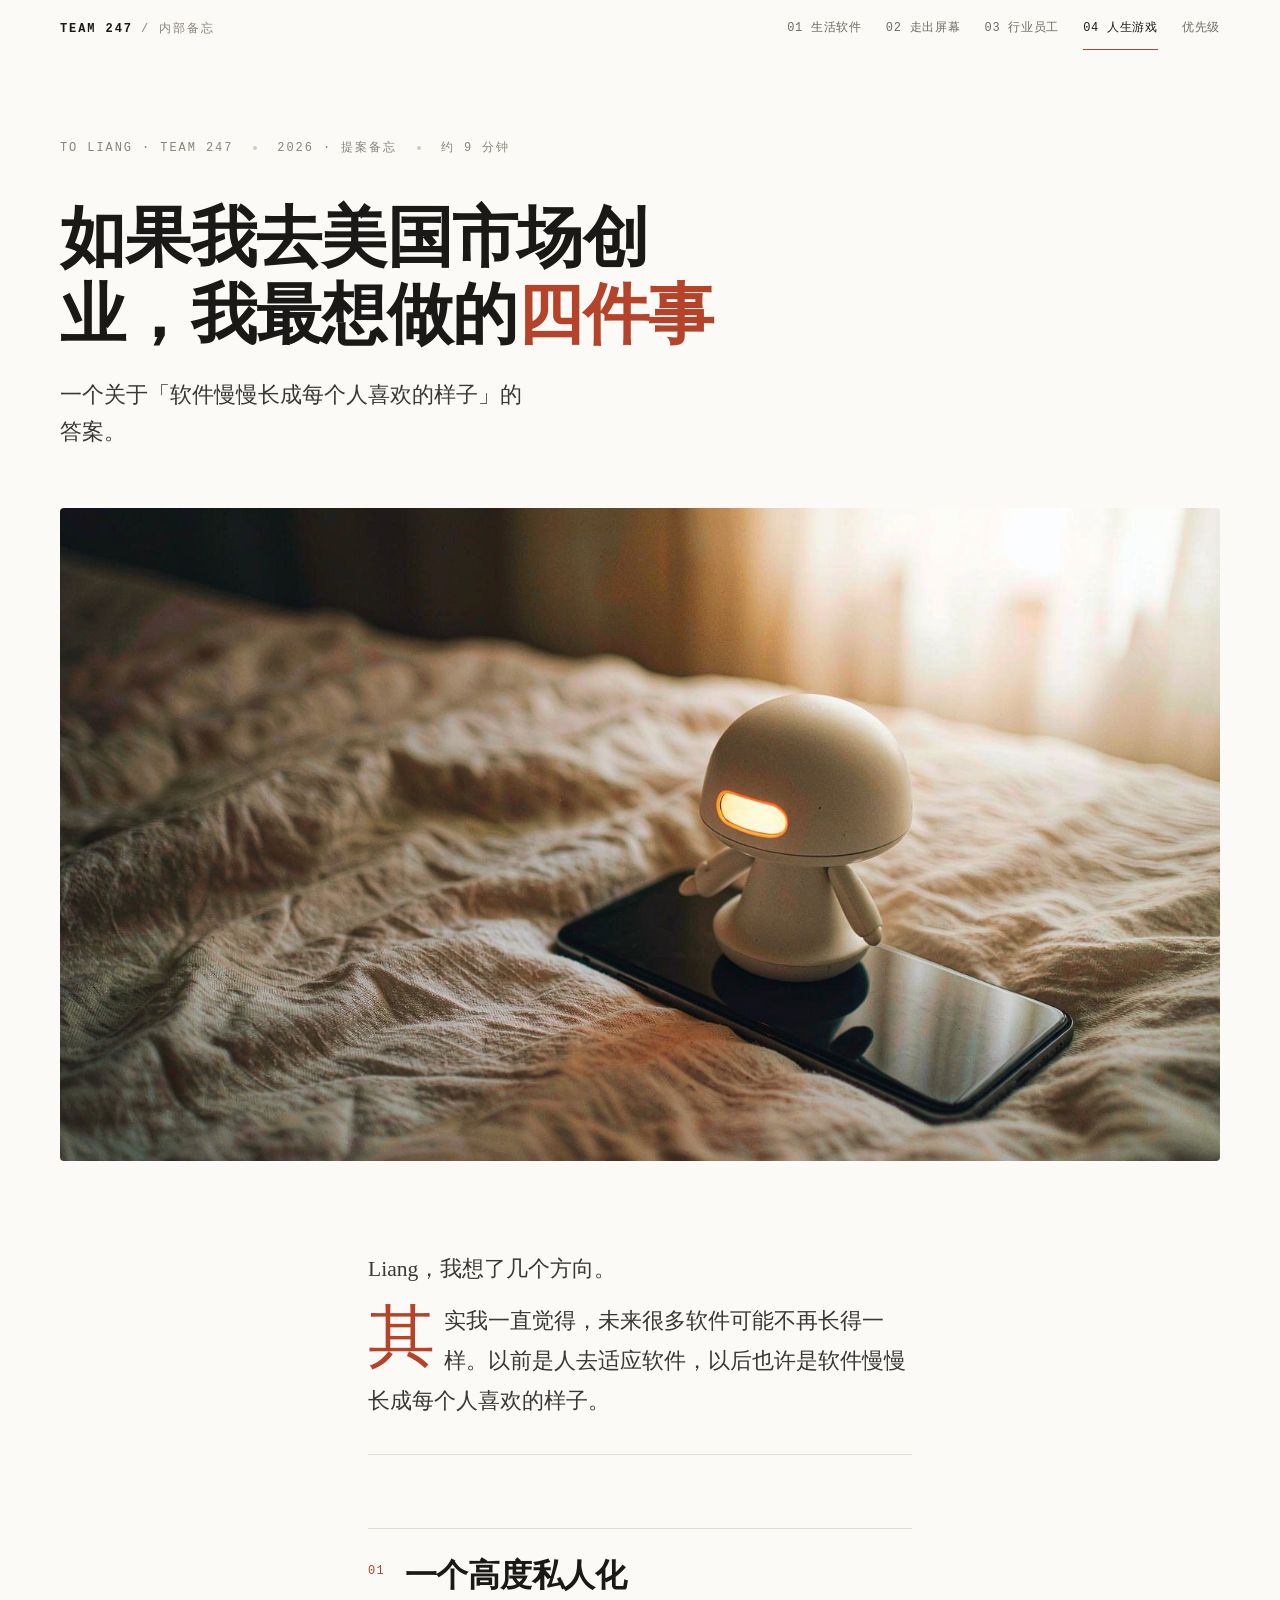
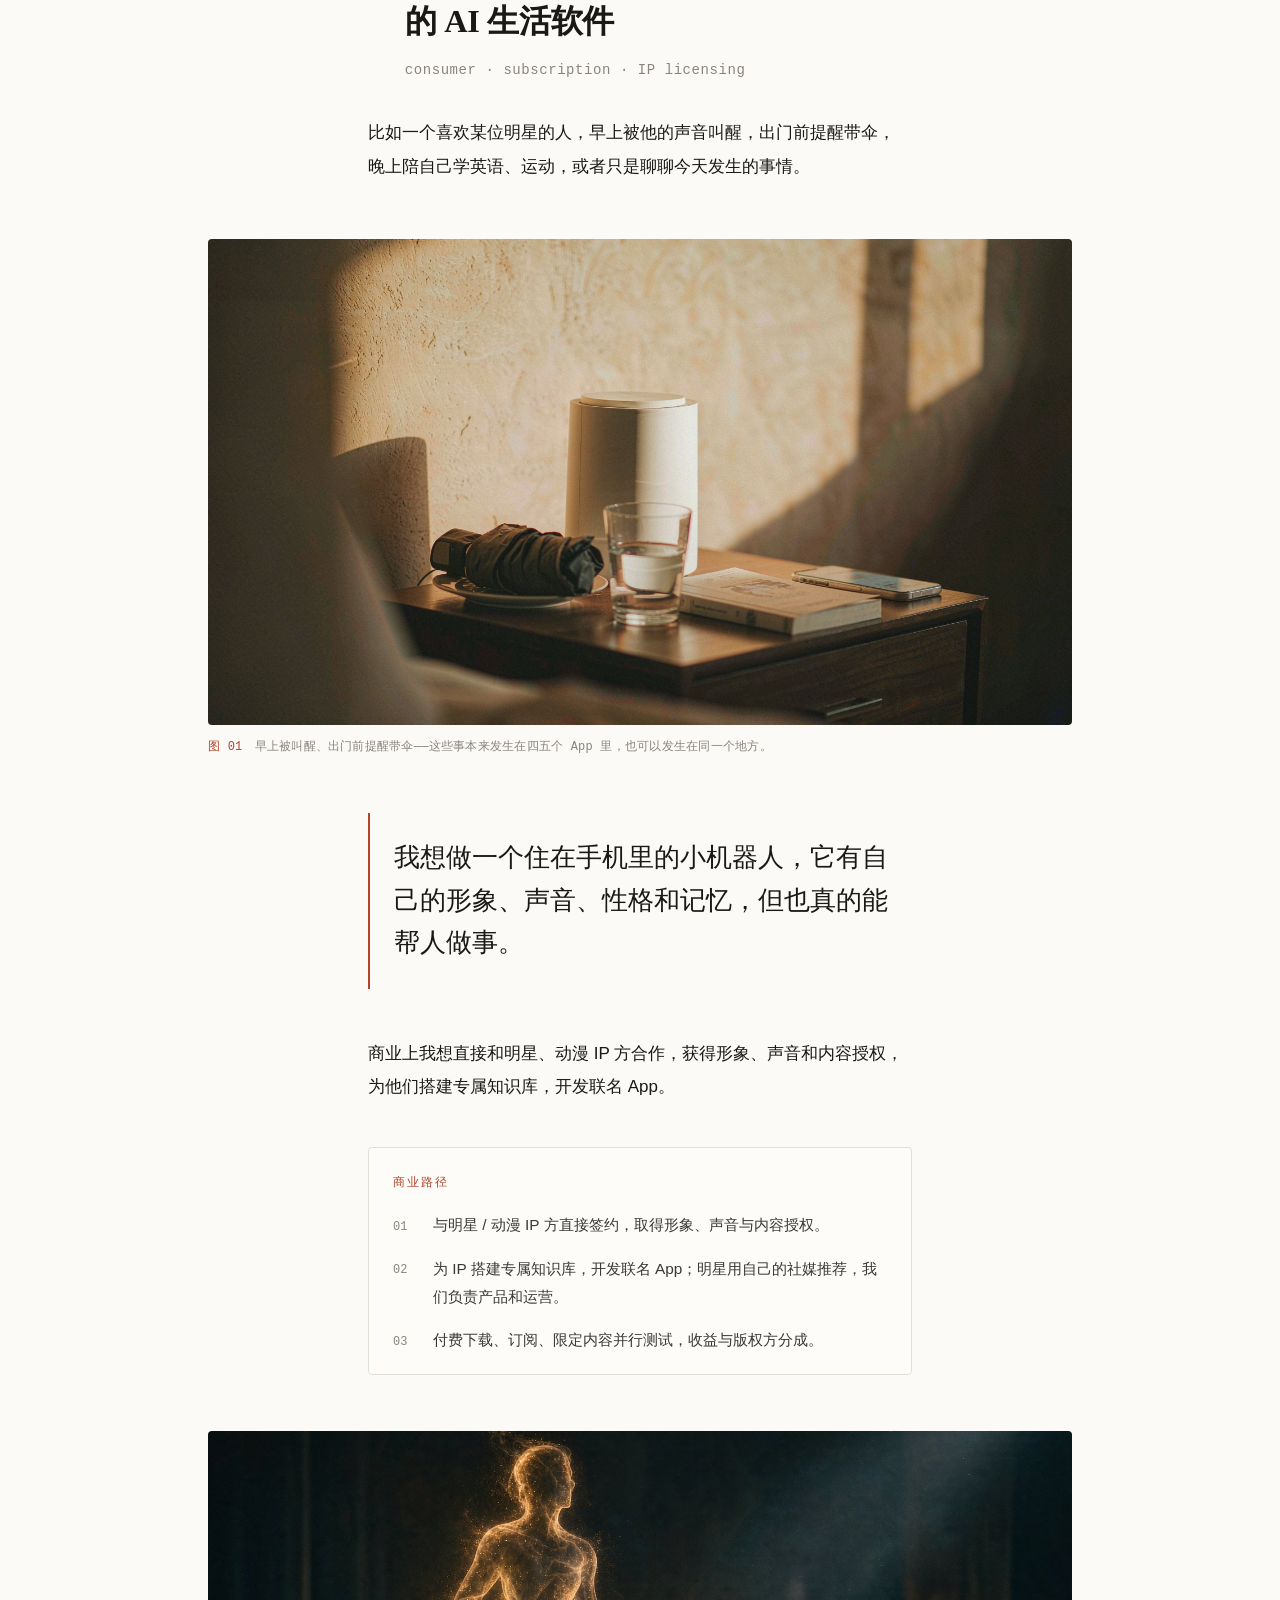
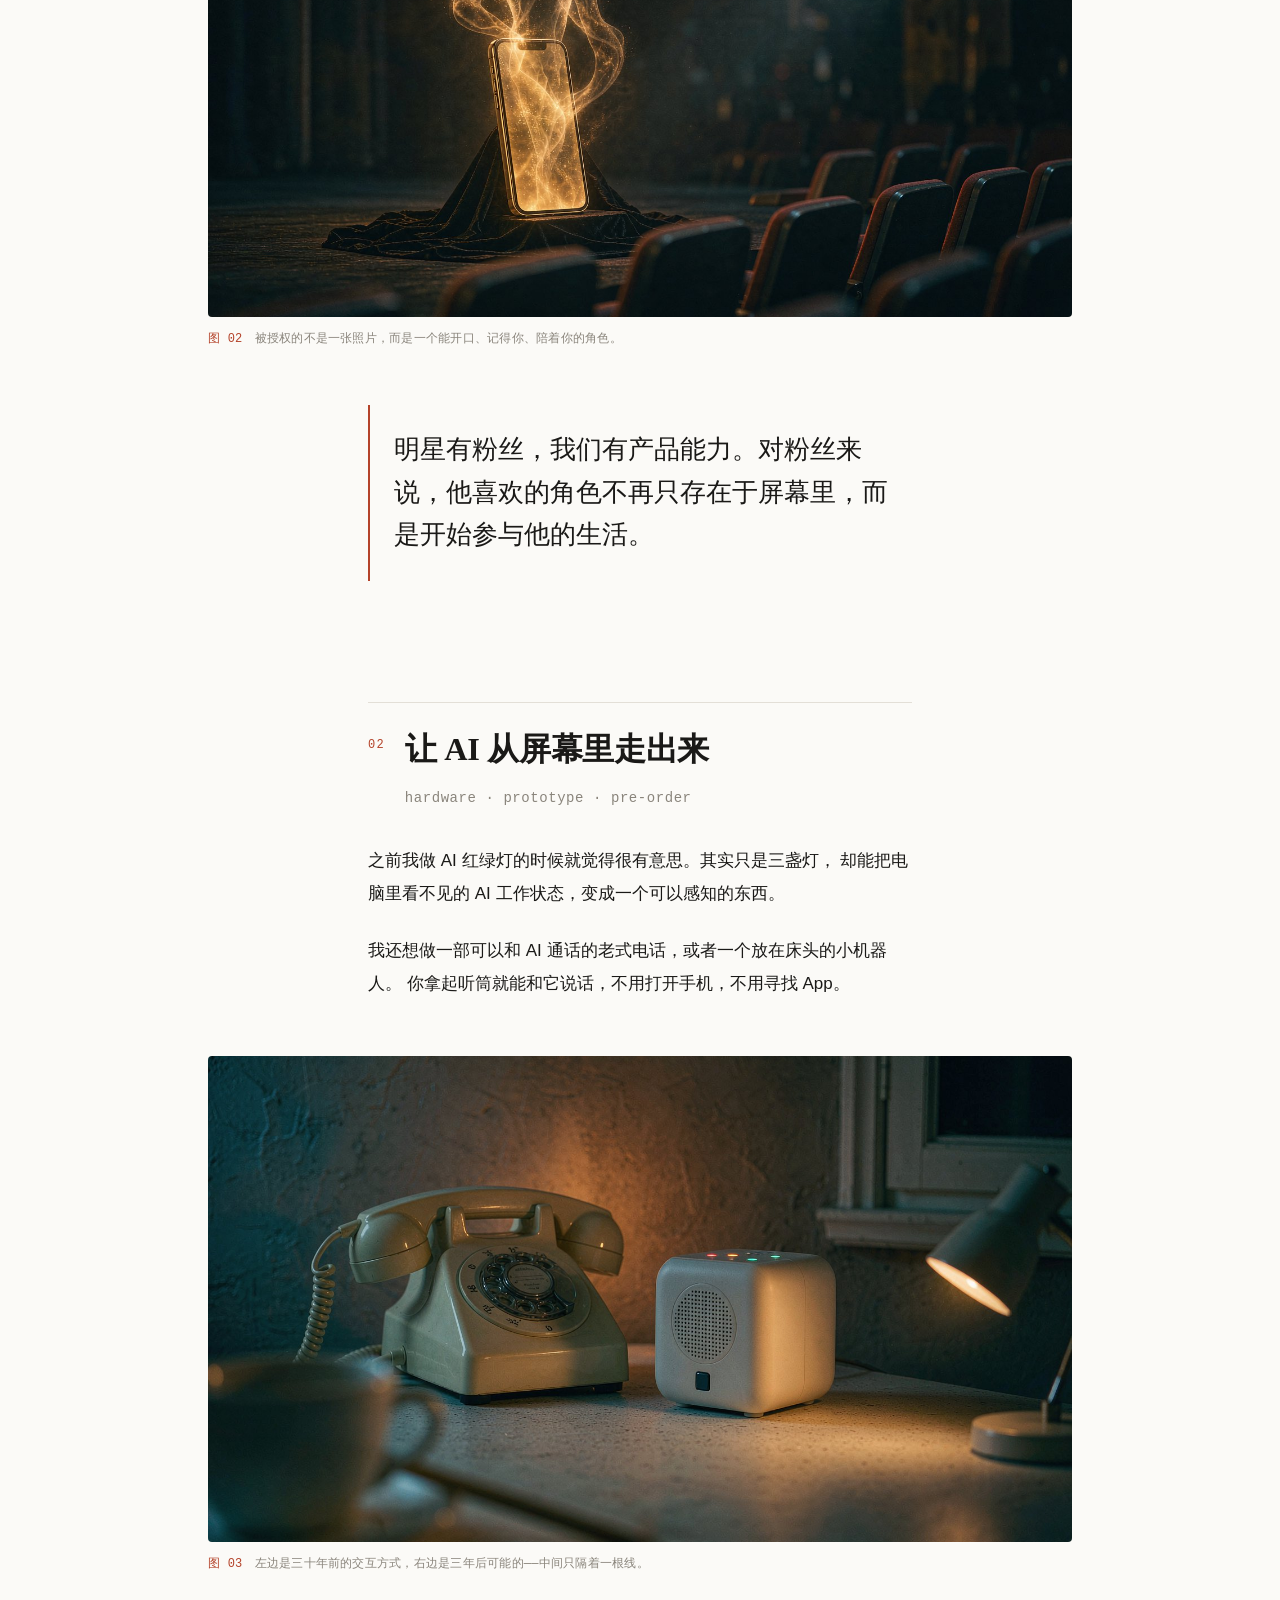
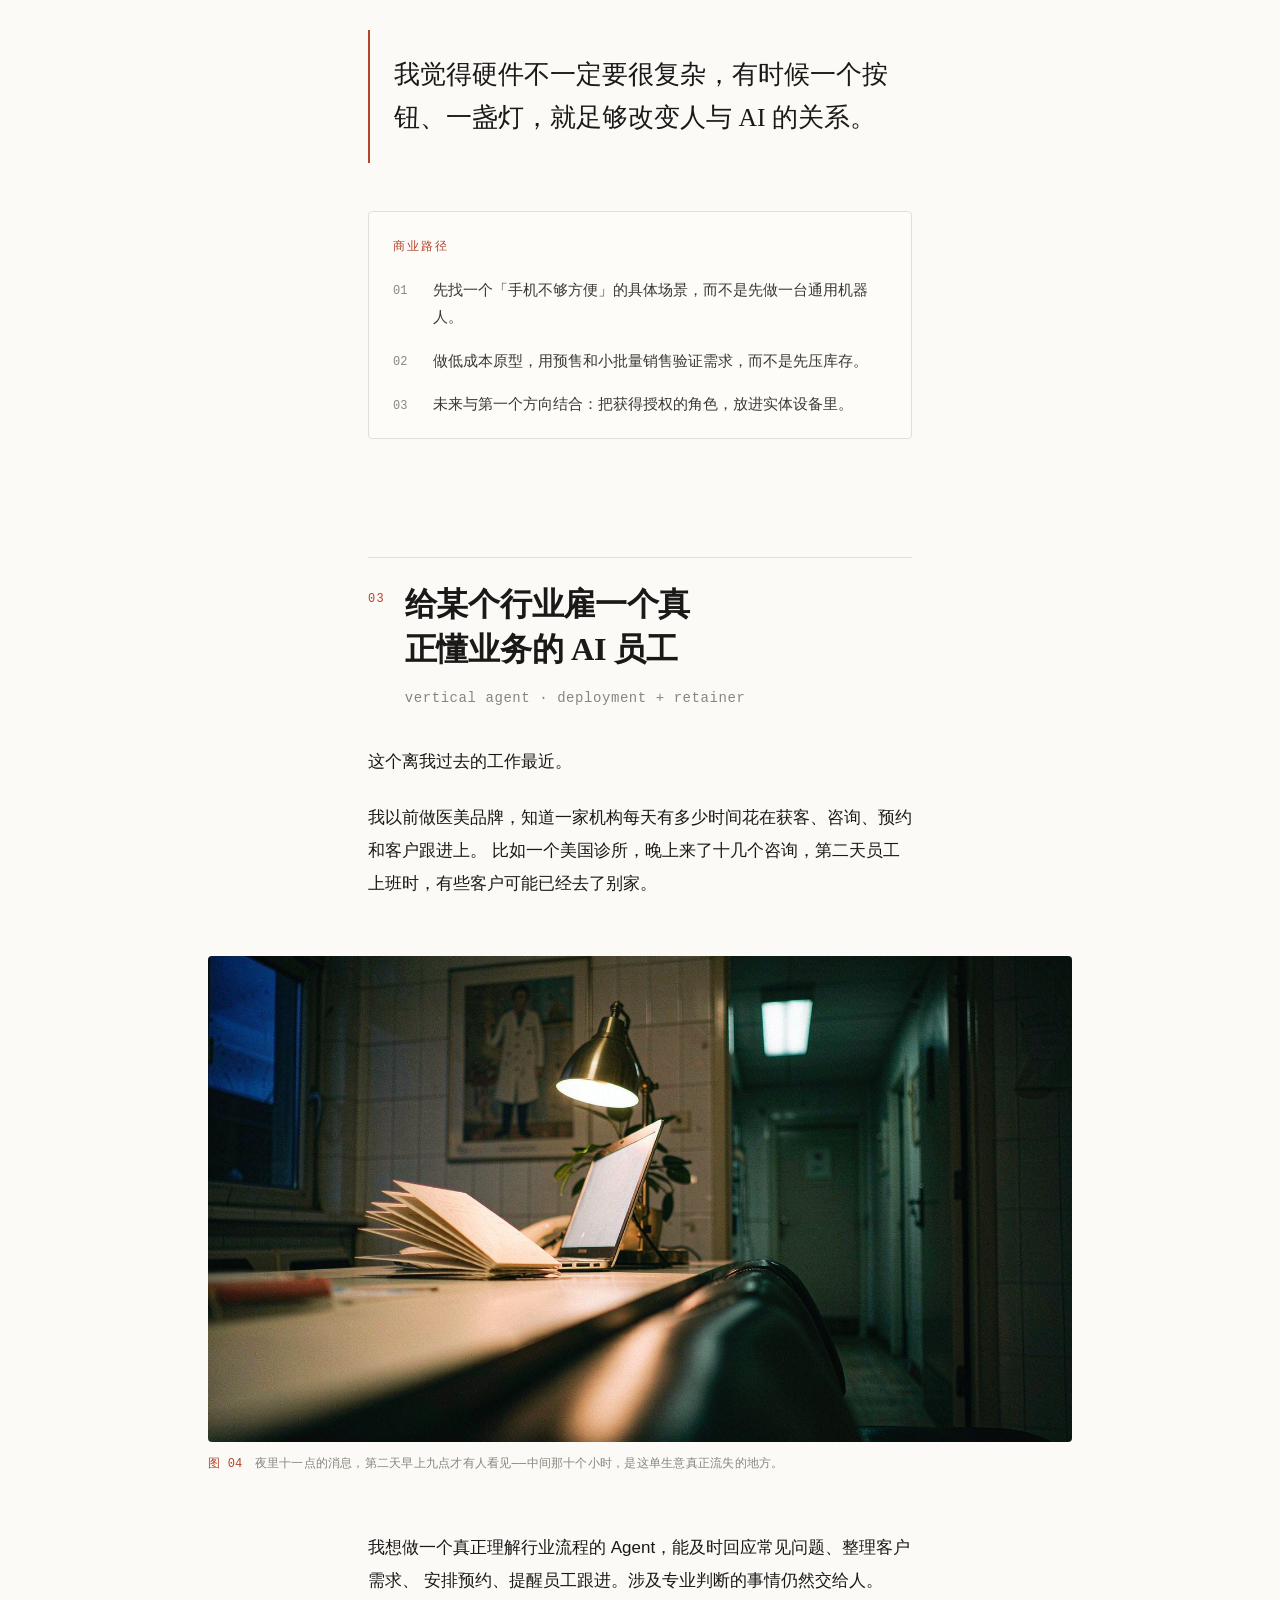
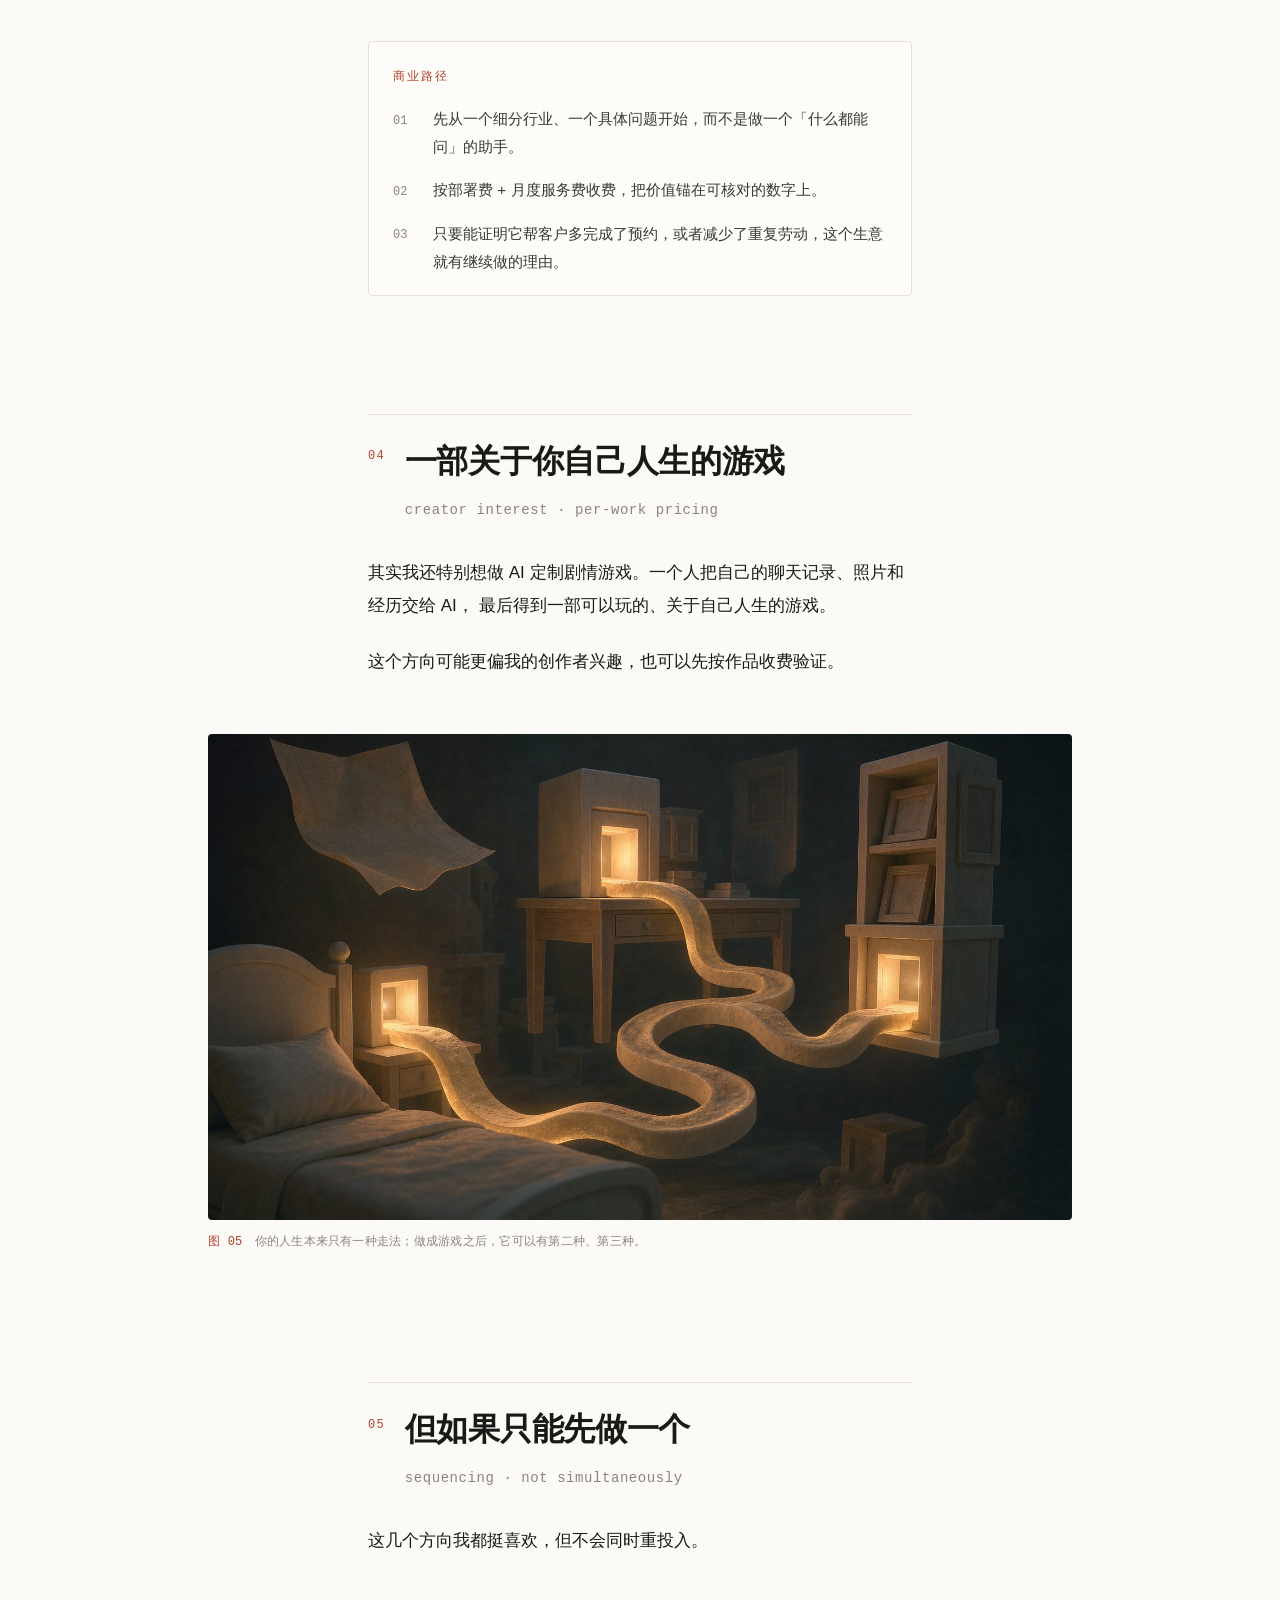
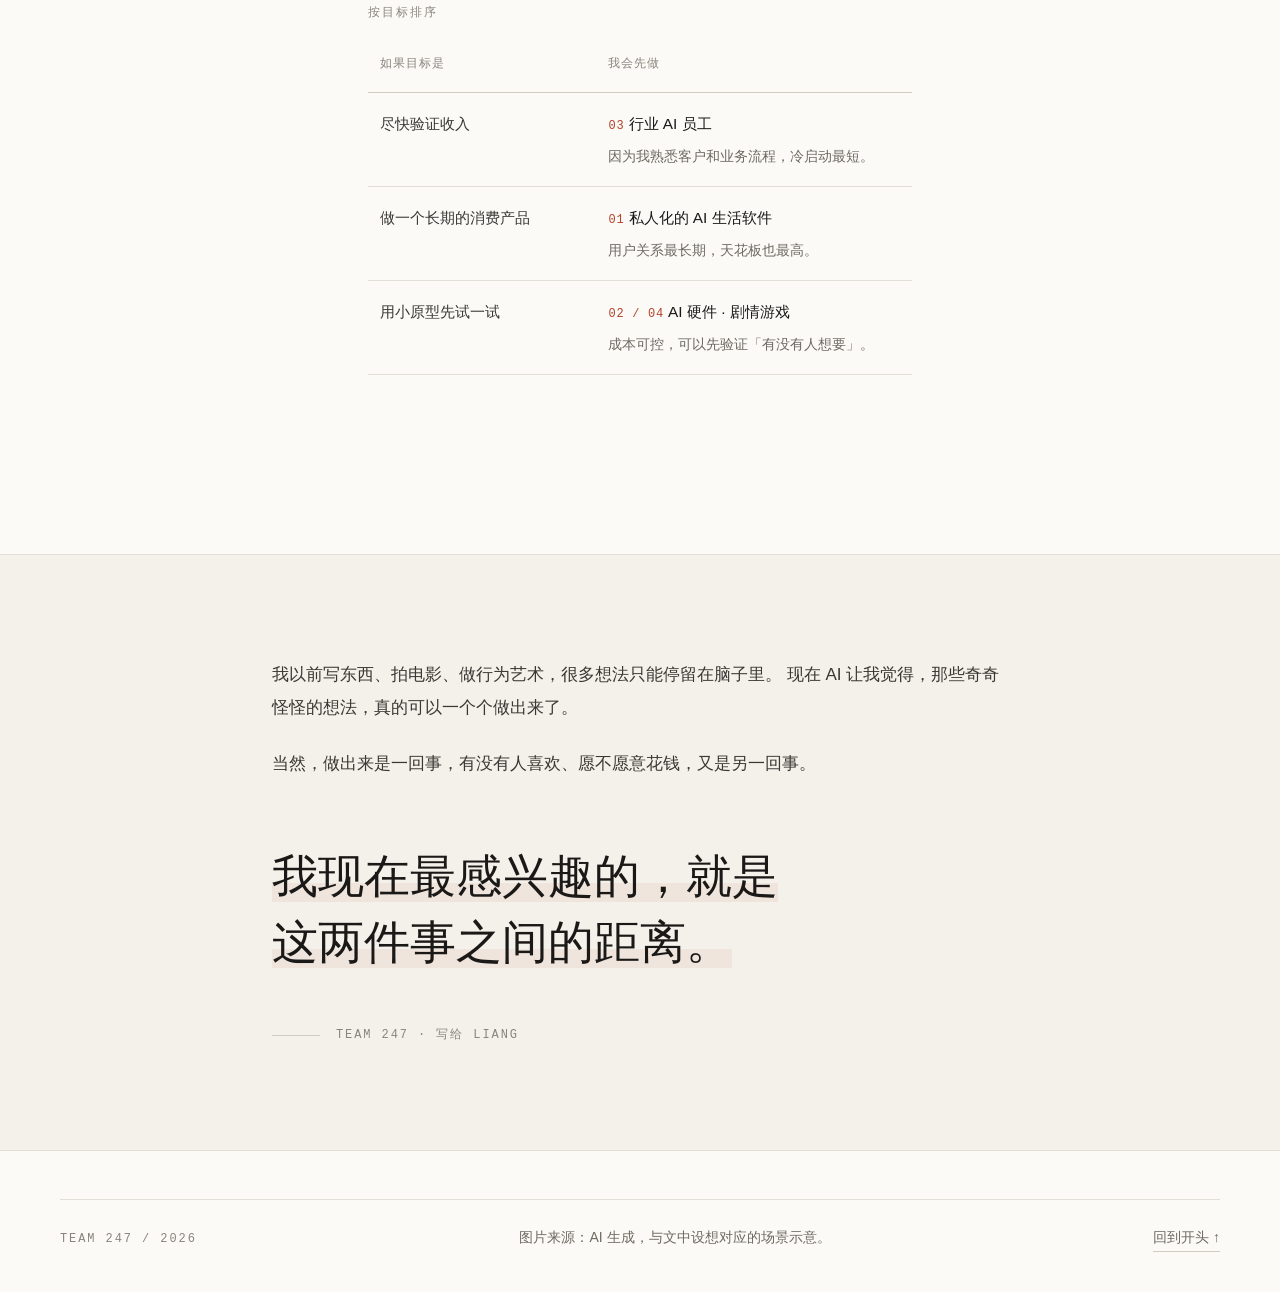
<file: team247-memo/index.html>
<!DOCTYPE html>
<html lang="zh-CN" data-theme="editorial">
<head>
<meta charset="UTF-8" />
<meta name="viewport" content="width=device-width, initial-scale=1" />
<title>如果我去美国市场创业，我最想做的四件事 · 写给 Liang</title>
<meta name="description" content="Team 247 内部备忘：关于一个高度私人化的 AI 生活软件、走出屏幕的 AI 硬件、行业 AI 员工，以及一部关于你自己人生的游戏。" />
<meta name="author" content="Team 247" />
<meta property="og:title" content="如果我去美国市场创业，我最想做的四件事" />
<meta property="og:description" content="一个关于「软件长成每个人喜欢的样子」的答案。" />
<meta property="og:type" content="article" />
<meta property="og:image" content="https://zhangzhaohao994-cyber.github.io/zuigao-ai-starter-guide/team247-memo/images/01-hero-companion.jpg" />
<meta property="og:url" content="https://zhangzhaohao994-cyber.github.io/zuigao-ai-starter-guide/team247-memo/" />
<meta property="og:locale" content="zh_CN" />
<meta name="theme-color" content="#FBFAF7" />
<link rel="canonical" href="https://zhangzhaohao994-cyber.github.io/zuigao-ai-starter-guide/team247-memo/" />
<link rel="icon" type="image/svg+xml" href="./favicon.svg" />
<link rel="preload" as="image" href="./images/01-hero-companion.jpg" />

<style>
/* ============================================================
   TOKENS — direction: editorial (warm paper, ink, terracotta)
   Layers: 1) primitive  2) semantic  3) component
   ============================================================ */
:root {
  /* ---------- Layer 1: primitives ---------- */
  --paper-50:  #FDFCF9;
  --paper-100: #FBFAF7;
  --paper-200: #F4F1EA;
  --paper-300: #EAE6DC;

  --ink-900: #1A1917;
  --ink-700: #3A3835;
  --ink-500: #6E6A62;
  --ink-400: #8A857C;
  --ink-300: #A8A29A;

  --clay-500: #B4432A;
  --clay-600: #963522;
  --pine-500: #1F4E4A;

  --size-1: 4px;   --size-2: 8px;   --size-3: 12px;  --size-4: 16px;
  --size-5: 20px;  --size-6: 24px;  --size-8: 32px;  --size-10: 40px;
  --size-12: 48px; --size-16: 64px; --size-20: 80px; --size-24: 96px;
  --size-32: 128px;

  /* ---------- Layer 2: semantic ---------- */
  --bg:          var(--paper-100);
  --bg-subtle:   var(--paper-200);
  --surface:     var(--paper-50);
  --surface-2:   var(--paper-200);

  --border:        #E3DFD7;
  --border-strong: #D2CCC0;

  --text:         var(--ink-900);
  --text-muted:   var(--ink-500);
  --text-faint:   var(--ink-400);
  --text-inverse: var(--paper-50);

  --accent:          var(--clay-500);
  --accent-hover:    var(--clay-600);
  --accent-subtle:   rgba(180, 67, 42, 0.07);
  --accent-2:        var(--pine-500);
  --accent-contrast: var(--paper-50);

  --focus-ring: var(--clay-500);

  /* ---------- space ---------- */
  --space-1: var(--size-1);   --space-2: var(--size-2);
  --space-3: var(--size-3);   --space-4: var(--size-4);
  --space-5: var(--size-5);   --space-6: var(--size-6);
  --space-8: var(--size-8);   --space-10: var(--size-10);
  --space-12: var(--size-12); --space-16: var(--size-16);
  --space-20: var(--size-20); --space-24: var(--size-24);
  --space-32: var(--size-32);

  --section-y: clamp(3.5rem, 7vw, 6.5rem);
  --container-max: 1160px;
  --container-pad: 1.25rem;
  --text-col: 34rem;          /* ~34 Chinese chars per line */
  --figure-w: 54rem;
  --nav-height: 60px;

  /* ---------- radius: editorial = near-square ---------- */
  --radius-sm: 2px;
  --radius-md: 3px;
  --radius-lg: 4px;
  --radius-full: 9999px;

  /* ---------- elevation: paper barely lifts ---------- */
  --shadow-sm: 0 1px 2px rgba(26, 25, 23, 0.05);
  --shadow-md: 0 4px 14px rgba(26, 25, 23, 0.07);
  --shadow-lg: 0 18px 48px rgba(26, 25, 23, 0.10);

  /* ---------- typography ---------- */
  --font-display: "Songti SC", "Noto Serif SC", "Source Han Serif SC",
                  "Source Han Serif CN", "SimSun", Georgia, serif;
  --font-body: -apple-system, BlinkMacSystemFont, "PingFang SC",
               "Hiragino Sans GB", "Microsoft YaHei", "Noto Sans SC", sans-serif;
  --font-mono: ui-monospace, SFMono-Regular, "SF Mono", Menlo, Consolas, monospace;

  --text-hero: clamp(2.1rem, 1.15rem + 4.1vw, 4.15rem);
  --text-h1:   clamp(1.9rem, 1.3rem + 2.4vw, 3.1rem);
  --text-h2:   clamp(1.42rem, 1.15rem + 1.1vw, 2.02rem);
  --text-h3:   clamp(1.12rem, 1.04rem + 0.36vw, 1.3rem);
  --text-lede: clamp(1.14rem, 1.04rem + 0.5vw, 1.35rem);
  --text-body: 1.0625rem;
  --text-sm:   0.875rem;
  --text-xs:   0.75rem;

  --leading-tight: 1.2;
  --leading-snug:  1.45;
  --leading-body:  1.95;

  --tracking-display: -0.01em;
  --tracking-label:   0.16em;

  --dur-fast: 140ms;
  --dur-base: 240ms;
  --dur-slow: 460ms;
  --ease-out: cubic-bezier(0.22, 1, 0.36, 1);
}

/* ============================================================
   base
   ============================================================ */
*, *::before, *::after { box-sizing: border-box; }
html { -webkit-text-size-adjust: 100%; scroll-behavior: smooth; }
:where(#main, #top, .chapter) {
  scroll-margin-top: calc(var(--nav-height) + var(--space-3));
}
@media (prefers-reduced-motion: reduce) {
  html { scroll-behavior: auto; }
  *, *::before, *::after {
    animation-duration: 0.01ms !important;
    animation-iteration-count: 1 !important;
    transition-duration: 0.01ms !important;
  }
}

body {
  margin: 0;
  background: var(--bg);
  color: var(--text);
  font-family: var(--font-body);
  font-size: var(--text-body);
  line-height: var(--leading-body);
  -webkit-font-smoothing: antialiased;
  text-rendering: optimizeLegibility;
  font-feature-settings: "kern" 1;
}

h1, h2, h3, h4 {
  margin: 0;
  font-family: var(--font-display);
  font-weight: 700;
  line-height: var(--leading-snug);
  letter-spacing: var(--tracking-display);
  text-wrap: balance;
}
p { margin: 0; text-wrap: pretty; }
img { display: block; max-width: 100%; height: auto; }
a { color: var(--accent); text-decoration: none; }
a:hover { color: var(--accent-hover); }
:focus-visible {
  outline: 2px solid var(--focus-ring);
  outline-offset: 3px;
  border-radius: var(--radius-sm);
}
::selection { background: var(--accent-subtle); color: var(--text); }

.container {
  width: min(100% - (var(--container-pad) * 2), var(--container-max));
  margin-inline: auto;
}
.sr-only {
  position: absolute; width: 1px; height: 1px; padding: 0; margin: -1px;
  overflow: hidden; clip: rect(0 0 0 0); white-space: nowrap; border: 0;
}
.skip-link:focus {
  position: fixed; top: var(--space-3); left: var(--space-3); z-index: 999;
  width: auto; height: auto; clip: auto; padding: var(--space-3) var(--space-4);
  background: var(--text); color: var(--text-inverse); font-size: var(--text-sm);
}

.eyebrow {
  font-family: var(--font-mono);
  font-size: var(--text-xs);
  font-weight: 500;
  letter-spacing: var(--tracking-label);
  text-transform: uppercase;
  color: var(--text-faint);
}

/* ============================================================
   reading progress + header
   ============================================================ */
.progress {
  position: fixed; inset: 0 0 auto 0;
  height: 2px; z-index: 400;
  background: transparent;
}
.progress__bar {
  height: 100%; width: 0;
  background: var(--accent);
  transition: width 80ms linear;
}

.site-header {
  position: sticky; top: 0; z-index: 200;
  height: var(--nav-height);
  display: flex; align-items: center;
  border-bottom: 1px solid transparent;
  background: var(--bg);
  background: color-mix(in oklab, var(--bg) 88%, transparent);
  backdrop-filter: blur(10px);
  -webkit-backdrop-filter: blur(10px);
  transition: border-color var(--dur-base) var(--ease-out);
}
.site-header[data-scrolled="true"] { border-bottom-color: var(--border); }

.nav { display: flex; align-items: center; gap: var(--space-6); min-width: 0; }
.nav__brand {
  display: flex; align-items: baseline; gap: var(--space-2);
  font-family: var(--font-mono); font-size: var(--text-xs);
  letter-spacing: var(--tracking-label); text-transform: uppercase;
  color: var(--text); white-space: nowrap;
}
.nav__brand b { font-weight: 600; }
.nav__brand span { color: var(--text-faint); }
.nav__links {
  display: flex; gap: var(--space-6); margin-inline-start: auto;
  min-width: 0;
  font-family: var(--font-mono); font-size: var(--text-xs);
  letter-spacing: 0.06em;
}
.nav__links a {
  flex: none;
  color: var(--text-muted);
  padding-block: var(--space-2);
  border-bottom: 1px solid transparent;
  transition: color var(--dur-fast), border-color var(--dur-fast);
}
.nav__links a:hover,
.nav__links a[aria-current="true"] {
  color: var(--text); border-bottom-color: var(--accent);
}
@media (max-width: 960px) {
  :root { --nav-height: 100px; }
  .nav { flex-direction: column; align-items: stretch; gap: 0; padding-block: 6px; }
  .nav__brand { min-height: 40px; align-items: center; }
  .nav__links {
    margin-inline-start: 0;
    min-height: 48px;
    align-items: center;
    gap: var(--space-6);
    overflow-x: auto;
    white-space: nowrap;
    scrollbar-width: thin;
    -webkit-overflow-scrolling: touch;
  }
}

/* ============================================================
   hero
   ============================================================ */
.hero { padding-block: clamp(2.75rem, 6vw, 5rem) 0; }
.hero__meta {
  display: flex; flex-wrap: wrap; gap: var(--space-3) var(--space-5);
  align-items: center; margin-bottom: clamp(1.5rem, 3vw, 2.5rem);
}
.hero__meta .dot {
  width: 4px; height: 4px; border-radius: var(--radius-full);
  background: var(--border-strong);
}
.hero__title {
  font-size: var(--text-hero);
  line-height: 1.16;
  max-width: 20ch;
  margin-bottom: var(--space-6);
}
.hero__title em {
  font-style: normal;
  color: var(--accent);
}
.hero__sub {
  font-family: var(--font-display);
  font-size: var(--text-lede);
  line-height: 1.75;
  color: var(--ink-700);
  max-width: 30rem;
}
.hero__figure { margin: clamp(2rem, 5vw, 3.5rem) 0 0; }
.hero__figure img {
  width: 100%;
  aspect-ratio: 16 / 9;
  object-fit: cover;
  border-radius: var(--radius-lg);
}

/* ============================================================
   article body
   ============================================================ */
.article { padding-block: var(--section-y); }
.col {
  width: min(100%, var(--text-col));
  margin-inline: auto;
}
.prose > * + * { margin-top: 1.35em; }
.prose { font-size: var(--text-body); }

.lede {
  font-family: var(--font-display);
  font-size: var(--text-lede);
  line-height: 1.85;
  color: var(--ink-700);
  padding-bottom: var(--space-8);
  border-bottom: 1px solid var(--border);
}
.lede p + p { margin-top: 0.55em; }
.dropcap::first-letter {
  float: left;
  font-size: 3.1em;
  line-height: 0.92;
  padding: 0.06em 0.14em 0 0;
  color: var(--accent);
  font-family: var(--font-display);
}

/* --- chapter --- */
.chapter { padding-block: calc(var(--section-y) * 0.82) 0; }
.chapter__head {
  display: grid;
  grid-template-columns: auto 1fr;
  gap: var(--space-5);
  align-items: start;
  padding-top: var(--space-6);
  border-top: 1px solid var(--border);
  margin-bottom: var(--space-8);
}
.chapter__num {
  font-family: var(--font-mono);
  font-size: var(--text-xs);
  letter-spacing: 0.1em;
  color: var(--accent);
  padding-top: 0.55em;
  white-space: nowrap;
}
.chapter__title {
  font-size: var(--text-h2);
  line-height: 1.42;
  max-width: 26ch;
}
.chapter__kicker {
  margin-top: var(--space-3);
  font-size: var(--text-sm);
  color: var(--text-faint);
  font-family: var(--font-mono);
  letter-spacing: 0.04em;
}

/* --- pull quote --- */
.pull {
  margin: clamp(2rem, 4vw, 3rem) 0;
  padding: var(--space-6) 0 var(--space-6) var(--space-6);
  border-left: 2px solid var(--accent);
  font-family: var(--font-display);
  font-size: clamp(1.2rem, 1.05rem + 0.7vw, 1.6rem);
  line-height: 1.66;
  color: var(--ink-900);
}
.pull p { margin: 0; }

/* --- figure (breaks out of text column) --- */
.figure {
  width: min(100vw - (var(--container-pad) * 2), var(--figure-w));
  margin: clamp(2.25rem, 4.5vw, 3.5rem) auto;
  margin-inline: calc((100% - min(100vw - (var(--container-pad) * 2), var(--figure-w))) / 2);
}
.figure img {
  width: 100%;
  aspect-ratio: 16 / 9;
  object-fit: cover;
  border-radius: var(--radius-lg);
  background: var(--surface-2);
}
.figure figcaption {
  margin-top: var(--space-3);
  font-size: var(--text-xs);
  line-height: 1.7;
  color: var(--text-faint);
  font-family: var(--font-mono);
  letter-spacing: 0.02em;
  display: flex; gap: var(--space-3);
}
.figure figcaption::before {
  content: attr(data-n);
  color: var(--accent);
  flex: none;
}

/* --- business path block --- */
.path {
  margin: clamp(2rem, 4vw, 2.75rem) 0;
  padding: var(--space-6) var(--space-6) var(--space-5);
  background: var(--surface);
  border: 1px solid var(--border);
  border-radius: var(--radius-lg);
}
.path__label {
  font-family: var(--font-mono);
  font-size: var(--text-xs);
  letter-spacing: var(--tracking-label);
  text-transform: uppercase;
  color: var(--accent);
  margin-bottom: var(--space-4);
  display: block;
}
.path ol {
  list-style: none; margin: 0; padding: 0;
  display: grid; gap: var(--space-4);
  counter-reset: pathstep;
}
.path li {
  display: grid;
  grid-template-columns: 1.75rem 1fr;
  gap: var(--space-3);
  font-size: 0.96rem;
  line-height: 1.8;
  color: var(--ink-700);
  counter-increment: pathstep;
}
.path li::before {
  content: counter(pathstep, decimal-leading-zero);
  font-family: var(--font-mono);
  font-size: var(--text-xs);
  color: var(--text-faint);
  padding-top: 0.45em;
}

/* --- priority table --- */
.matrix { margin-top: clamp(2rem, 4vw, 2.75rem); }
.matrix table {
  width: 100%;
  border-collapse: collapse;
  font-size: 0.96rem;
}
.matrix caption {
  text-align: left;
  font-family: var(--font-mono);
  font-size: var(--text-xs);
  letter-spacing: var(--tracking-label);
  text-transform: uppercase;
  color: var(--text-faint);
  padding-bottom: var(--space-3);
}
.matrix th, .matrix td {
  text-align: left;
  padding: var(--space-4) var(--space-3);
  border-bottom: 1px solid var(--border);
  vertical-align: top;
}
.matrix th {
  font-family: var(--font-mono);
  font-size: var(--text-xs);
  font-weight: 500;
  letter-spacing: 0.08em;
  text-transform: uppercase;
  color: var(--text-faint);
  border-bottom-color: var(--border-strong);
}
.matrix td:first-child { color: var(--ink-700); width: 42%; }
.matrix td:last-child { color: var(--text); }
.matrix td b {
  font-family: var(--font-mono);
  font-size: var(--text-xs);
  color: var(--accent);
  font-weight: 500;
  letter-spacing: 0.06em;
  margin-right: 0.35em;
}
.matrix .why { display: block; color: var(--text-muted); font-size: 0.9rem; margin-top: 0.2em; }

/* ============================================================
   closing
   ============================================================ */
.closing {
  padding-block: clamp(3.5rem, 8vw, 6.5rem);
  background: var(--bg-subtle);
  border-top: 1px solid var(--border);
  border-bottom: 1px solid var(--border);
  margin-top: var(--section-y);
}
.closing__inner { width: min(100%, 46rem); margin-inline: auto; }
.closing .prose { color: var(--ink-700); }
.closing__q {
  margin: clamp(2.5rem, 5vw, 4rem) 0 0;
  font-family: var(--font-display);
  font-size: clamp(1.6rem, 1.1rem + 2.3vw, 2.9rem);
  line-height: 1.42;
  color: var(--ink-900);
  text-wrap: balance;
}
.closing__q span {
  box-decoration-break: clone;
  -webkit-box-decoration-break: clone;
  background: linear-gradient(to top, var(--accent-subtle) 38%, transparent 38%);
}
.closing__sig {
  margin-top: clamp(2rem, 4vw, 3rem);
  display: flex; align-items: center; gap: var(--space-4);
  font-family: var(--font-mono); font-size: var(--text-xs);
  letter-spacing: var(--tracking-label); text-transform: uppercase;
  color: var(--text-faint);
}
.closing__sig::before {
  content: ""; width: var(--space-12); height: 1px; background: var(--border-strong);
}

/* ============================================================
   footer
   ============================================================ */
.site-footer {
  padding-block: var(--space-12) var(--space-10);
  font-size: var(--text-sm);
  color: var(--text-muted);
}
.footer-row {
  display: flex; flex-wrap: wrap; gap: var(--space-4);
  justify-content: space-between; align-items: baseline;
  border-top: 1px solid var(--border);
  padding-top: var(--space-6);
}
.footer-row .mark {
  font-family: var(--font-mono); font-size: var(--text-xs);
  letter-spacing: var(--tracking-label); text-transform: uppercase;
  color: var(--text-faint);
}
.footer-row a { color: var(--text-muted); border-bottom: 1px solid var(--border-strong); }
.footer-row a:hover { color: var(--text); border-bottom-color: var(--accent); }

/* ============================================================
   motion
   ============================================================ */
@media (prefers-reduced-motion: no-preference) {
  /* Text stays readable before JavaScript runs and if any script fails. */
  @keyframes reveal-in {
    from { opacity: 0; transform: translateY(16px); }
    to { opacity: 1; transform: none; }
  }
  [data-reveal].is-in { animation: reveal-in var(--dur-slow) var(--ease-out); }
}

@media (max-width: 640px) {
  :root { --leading-body: 1.9; }
  .hero__title { max-width: none; }
  .chapter__head { grid-template-columns: 1fr; gap: var(--space-2); }
  .chapter__num { padding-top: 0; }
  .path { padding: var(--space-5) var(--space-4); }
  .matrix table { font-size: 0.9rem; }
  .matrix th, .matrix td { padding: var(--space-3) var(--space-2); }
  .matrix td:first-child { width: 38%; }
  .matrix .why { font-size: 0.84rem; }
  .figure figcaption { flex-direction: column; gap: var(--space-1); }
  .pull { padding-left: var(--space-4); }
}

@media print {
  .site-header, .progress, .skip-link, .site-footer a { display: none !important; }
  [data-reveal] { opacity: 1 !important; transform: none !important; animation: none !important; }
  body { background: #fff; }
  .hero, .article, .closing { padding-block: 1.5rem; }
  .chapter__head, .figure, .path, .matrix { break-inside: avoid; }
}
</style>
</head>

<body>
<a class="sr-only skip-link" href="#main">跳到正文</a>

<div class="progress" aria-hidden="true"><div class="progress__bar" id="bar"></div></div>

<header class="site-header" id="siteHeader">
  <div class="container nav">
    <a class="nav__brand" href="#top"><b>TEAM&nbsp;247</b> <span>/ 内部备忘</span></a>
    <nav class="nav__links" aria-label="章节导航">
      <a href="#c1">01 生活软件</a>
      <a href="#c2">02 走出屏幕</a>
      <a href="#c3">03 行业员工</a>
      <a href="#c4">04 人生游戏</a>
      <a href="#c5">优先级</a>
    </nav>
  </div>
</header>

<main id="main">

  <!-- ============ HERO ============ -->
  <section class="hero" id="top">
    <div class="container">
      <div class="hero__meta">
        <span class="eyebrow">To Liang · Team 247</span>
        <span class="dot" aria-hidden="true"></span>
        <span class="eyebrow">2026 · 提案备忘</span>
        <span class="dot" aria-hidden="true"></span>
        <span class="eyebrow">约 9 分钟</span>
      </div>

      <h1 class="hero__title">如果我去美国市场创业，我最想做的<em>四件事</em></h1>

      <p class="hero__sub">
        一个关于「软件慢慢长成每个人喜欢的样子」的答案。
      </p>

      <figure class="hero__figure">
        <img src="./images/01-hero-companion.jpg"
             alt="清晨的床上，手机屏幕里坐着一个发着暖光的小机器人，光落在揉皱的亚麻床单上"
             width="1536" height="962" fetchpriority="high" />
      </figure>
    </div>
  </section>

  <!-- ============ BODY ============ -->
  <article class="article">
    <div class="container">
      <div class="col">

        <div class="lede" data-reveal>
          <p>Liang，我想了几个方向。</p>
          <p class="dropcap">其实我一直觉得，未来很多软件可能不再长得一样。以前是人去适应软件，以后也许是软件慢慢长成每个人喜欢的样子。</p>
        </div>

        <!-- ---------- 01 ---------- -->
        <section class="chapter" id="c1">
          <div class="chapter__head">
            <span class="chapter__num">01</span>
            <div>
              <h2 class="chapter__title">一个高度私人化的 AI 生活软件</h2>
              <p class="chapter__kicker">consumer · subscription · IP licensing</p>
            </div>
          </div>

          <div class="prose" data-reveal>
            <p>
              比如一个喜欢某位明星的人，早上被他的声音叫醒，出门前提醒带伞，
              晚上陪自己学英语、运动，或者只是聊聊今天发生的事情。
            </p>
          </div>

          <figure class="figure" data-reveal>
            <img src="./images/02-morning.jpg"
                 alt="清晨的木质床头柜：一盏小台灯、折好的伞、一杯水、合起来的书和安静发光的手机"
                 loading="lazy" width="1536" height="962" />
            <figcaption data-n="图 01">
              早上被叫醒、出门前提醒带伞——这些事本来发生在四五个 App 里，也可以发生在同一个地方。
            </figcaption>
          </figure>

          <blockquote class="pull" data-reveal>
            <p>我想做一个住在手机里的小机器人，它有自己的形象、声音、性格和记忆，但也真的能帮人做事。</p>
          </blockquote>

          <div class="prose" data-reveal>
            <p>
              商业上我想直接和明星、动漫 IP 方合作，获得形象、声音和内容授权，
              为他们搭建专属知识库，开发联名 App。
            </p>
          </div>

          <div class="path" data-reveal>
            <span class="path__label">商业路径</span>
            <ol>
              <li>与明星 / 动漫 IP 方直接签约，取得形象、声音与内容授权。</li>
              <li>为 IP 搭建专属知识库，开发联名 App；明星用自己的社媒推荐，我们负责产品和运营。</li>
              <li>付费下载、订阅、限定内容并行测试，收益与版权方分成。</li>
            </ol>
          </div>

          <figure class="figure" data-reveal>
            <img src="./images/03-star.jpg"
                 alt="幽暗的剧场里，一台立在舞台地面上的手机发出暖光，光从屏幕里升起，汇聚成一个模糊的发光人形；前排观众席虚化"
                 loading="lazy" width="1536" height="962" />
            <figcaption data-n="图 02">
              被授权的不是一张照片，而是一个能开口、记得你、陪着你的角色。
            </figcaption>
          </figure>

          <blockquote class="pull" data-reveal>
            <p>明星有粉丝，我们有产品能力。对粉丝来说，他喜欢的角色不再只存在于屏幕里，而是开始参与他的生活。</p>
          </blockquote>
        </section>

        <!-- ---------- 02 ---------- -->
        <section class="chapter" id="c2">
          <div class="chapter__head">
            <span class="chapter__num">02</span>
            <div>
              <h2 class="chapter__title">让 AI 从屏幕里走出来</h2>
              <p class="chapter__kicker">hardware · prototype · pre-order</p>
            </div>
          </div>

          <div class="prose" data-reveal>
            <p>
              之前我做 AI 红绿灯的时候就觉得很有意思。其实只是三盏灯，
              却能把电脑里看不见的 AI 工作状态，变成一个可以感知的东西。
            </p>
            <p>
              我还想做一部可以和 AI 通话的老式电话，或者一个放在床头的小机器人。
              你拿起听筒就能和它说话，不用打开手机，不用寻找 App。
            </p>
          </div>

          <figure class="figure" data-reveal>
            <img src="./images/04-hardware.jpg"
                 alt="水泥桌面上放着一部米色老式转盘电话，旁边是带三盏小指示灯和圆形扬声器孔的白色小机器人，右侧一盏台灯投下暖光"
                 loading="lazy" width="1536" height="962" />
            <figcaption data-n="图 03">
              左边是三十年前的交互方式，右边是三年后可能的——中间只隔着一根线。
            </figcaption>
          </figure>

          <blockquote class="pull" data-reveal>
            <p>我觉得硬件不一定要很复杂，有时候一个按钮、一盏灯，就足够改变人与 AI 的关系。</p>
          </blockquote>

          <div class="path" data-reveal>
            <span class="path__label">商业路径</span>
            <ol>
              <li>先找一个「手机不够方便」的具体场景，而不是先做一台通用机器人。</li>
              <li>做低成本原型，用预售和小批量销售验证需求，而不是先压库存。</li>
              <li>未来与第一个方向结合：把获得授权的角色，放进实体设备里。</li>
            </ol>
          </div>
        </section>

        <!-- ---------- 03 ---------- -->
        <section class="chapter" id="c3">
          <div class="chapter__head">
            <span class="chapter__num">03</span>
            <div>
              <h2 class="chapter__title">给某个行业雇一个真正懂业务的 AI 员工</h2>
              <p class="chapter__kicker">vertical agent · deployment + retainer</p>
            </div>
          </div>

          <div class="prose" data-reveal>
            <p>这个离我过去的工作最近。</p>
            <p>
              我以前做医美品牌，知道一家机构每天有多少时间花在获客、咨询、预约和客户跟进上。
              比如一个美国诊所，晚上来了十几个咨询，第二天员工上班时，有些客户可能已经去了别家。
            </p>
          </div>

          <figure class="figure" data-reveal>
            <img src="./images/05-clinic.jpg"
                 alt="夜晚的诊所办公桌：一盏亮着的台灯、发光的笔记本电脑、摊开的记录本，走廊深处只有一盏冷白的灯"
                 loading="lazy" width="1536" height="962" />
            <figcaption data-n="图 04">
              夜里十一点的消息，第二天早上九点才有人看见——中间那十个小时，是这单生意真正流失的地方。
            </figcaption>
          </figure>

          <div class="prose" data-reveal>
            <p>
              我想做一个真正理解行业流程的 Agent，能及时回应常见问题、整理客户需求、
              安排预约、提醒员工跟进。涉及专业判断的事情仍然交给人。
            </p>
          </div>

          <div class="path" data-reveal>
            <span class="path__label">商业路径</span>
            <ol>
              <li>先从一个细分行业、一个具体问题开始，而不是做一个「什么都能问」的助手。</li>
              <li>按部署费 + 月度服务费收费，把价值锚在可核对的数字上。</li>
              <li>只要能证明它帮客户多完成了预约，或者减少了重复劳动，这个生意就有继续做的理由。</li>
            </ol>
          </div>
        </section>

        <!-- ---------- 04 ---------- -->
        <section class="chapter" id="c4">
          <div class="chapter__head">
            <span class="chapter__num">04</span>
            <div>
              <h2 class="chapter__title">一部关于你自己人生的游戏</h2>
              <p class="chapter__kicker">creator interest · per-work pricing</p>
            </div>
          </div>

          <div class="prose" data-reveal>
            <p>
              其实我还特别想做 AI 定制剧情游戏。一个人把自己的聊天记录、照片和经历交给 AI，
              最后得到一部可以玩的、关于自己人生的游戏。
            </p>
            <p>这个方向可能更偏我的创作者兴趣，也可以先按作品收费验证。</p>
          </div>

          <figure class="figure" data-reveal>
            <img src="./images/06-storygame.jpg"
                 alt="昏暗的卧室被拆成几个漂浮的微缩场景岛屿——床、书架、书桌，彼此由发光的细路连接，像一张可以走进去的地图"
                 loading="lazy" width="1536" height="962" />
            <figcaption data-n="图 05">
              你的人生本来只有一种走法；做成游戏之后，它可以有第二种、第三种。
            </figcaption>
          </figure>
        </section>

        <!-- ---------- 05 优先级 ---------- -->
        <section class="chapter" id="c5">
          <div class="chapter__head">
            <span class="chapter__num">05</span>
            <div>
              <h2 class="chapter__title">但如果只能先做一个</h2>
              <p class="chapter__kicker">sequencing · not simultaneously</p>
            </div>
          </div>

          <div class="prose" data-reveal>
            <p>这几个方向我都挺喜欢，但不会同时重投入。</p>
          </div>

          <div class="matrix" data-reveal>
            <table>
              <caption>按目标排序</caption>
              <thead>
                <tr>
                  <th scope="col">如果目标是</th>
                  <th scope="col">我会先做</th>
                </tr>
              </thead>
              <tbody>
                <tr>
                  <td>尽快验证收入</td>
                  <td><b>03</b>行业 AI 员工
                    <span class="why">因为我熟悉客户和业务流程，冷启动最短。</span>
                  </td>
                </tr>
                <tr>
                  <td>做一个长期的消费产品</td>
                  <td><b>01</b>私人化的 AI 生活软件
                    <span class="why">用户关系最长期，天花板也最高。</span>
                  </td>
                </tr>
                <tr>
                  <td>用小原型先试一试</td>
                  <td><b>02 / 04</b>AI 硬件 · 剧情游戏
                    <span class="why">成本可控，可以先验证「有没有人想要」。</span>
                  </td>
                </tr>
              </tbody>
            </table>
          </div>
        </section>
      </div>
    </div>
  </article>

  <!-- ============ CLOSING ============ -->
  <section class="closing">
    <div class="container">
      <div class="closing__inner">
        <div class="prose" data-reveal>
          <p>
            我以前写东西、拍电影、做行为艺术，很多想法只能停留在脑子里。
            现在 AI 让我觉得，那些奇奇怪怪的想法，真的可以一个个做出来了。
          </p>
          <p>
            当然，做出来是一回事，有没有人喜欢、愿不愿意花钱，又是另一回事。
          </p>
        </div>

        <p class="closing__q" data-reveal>
          <span>我现在最感兴趣的，就是这两件事之间的距离。</span>
        </p>

        <div class="closing__sig">
          Team 247 · 写给 Liang
        </div>
      </div>
    </div>
  </section>
</main>

<footer class="site-footer">
  <div class="container">
    <div class="footer-row">
      <span class="mark">TEAM 247 / 2026</span>
      <span>图片来源：AI 生成，与文中设想对应的场景示意。</span>
      <a href="#top">回到开头 ↑</a>
    </div>
  </div>
</footer>

<script>
(function () {
  var header = document.getElementById('siteHeader');
  var bar = document.getElementById('bar');

  function onScroll() {
    var y = window.scrollY || document.documentElement.scrollTop;
    header.dataset.scrolled = String(y > 8);
    var h = document.documentElement.scrollHeight - window.innerHeight;
    bar.style.width = (h > 0 ? Math.min(100, (y / h) * 100) : 0) + '%';
  }
  window.addEventListener('scroll', onScroll, { passive: true });
  onScroll();

  var reduced = window.matchMedia('(prefers-reduced-motion: reduce)').matches;
  var items = document.querySelectorAll('[data-reveal]');

  if (reduced || !('IntersectionObserver' in window)) {
    items.forEach(function (el) { el.classList.add('is-in'); });
  } else {
    var io = new IntersectionObserver(function (entries) {
      entries.forEach(function (e) {
        if (e.isIntersecting) {
          e.target.classList.add('is-in');
          io.unobserve(e.target);
        }
      });
    }, { rootMargin: '0px 0px 40px 0px', threshold: 0.01 });
    items.forEach(function (el) { io.observe(el); });
  }

  /* highlight the chapter currently in view */
  var links = Array.prototype.slice.call(document.querySelectorAll('.nav__links a'));
  var sections = links.map(function (a) { return document.querySelector(a.getAttribute('href')); });
  if ('IntersectionObserver' in window && sections.length) {
    var spy = new IntersectionObserver(function (entries) {
      entries.forEach(function (e) {
        var i = sections.indexOf(e.target);
        if (i < 0) return;
        if (e.isIntersecting) {
          links.forEach(function (l) { l.removeAttribute('aria-current'); });
          links[i].setAttribute('aria-current', 'true');
        }
      });
    }, { rootMargin: '-45% 0px -45% 0px' });
    sections.forEach(function (s) { if (s) spy.observe(s); });
  }
})();
</script>
</body>
</html>
</file>
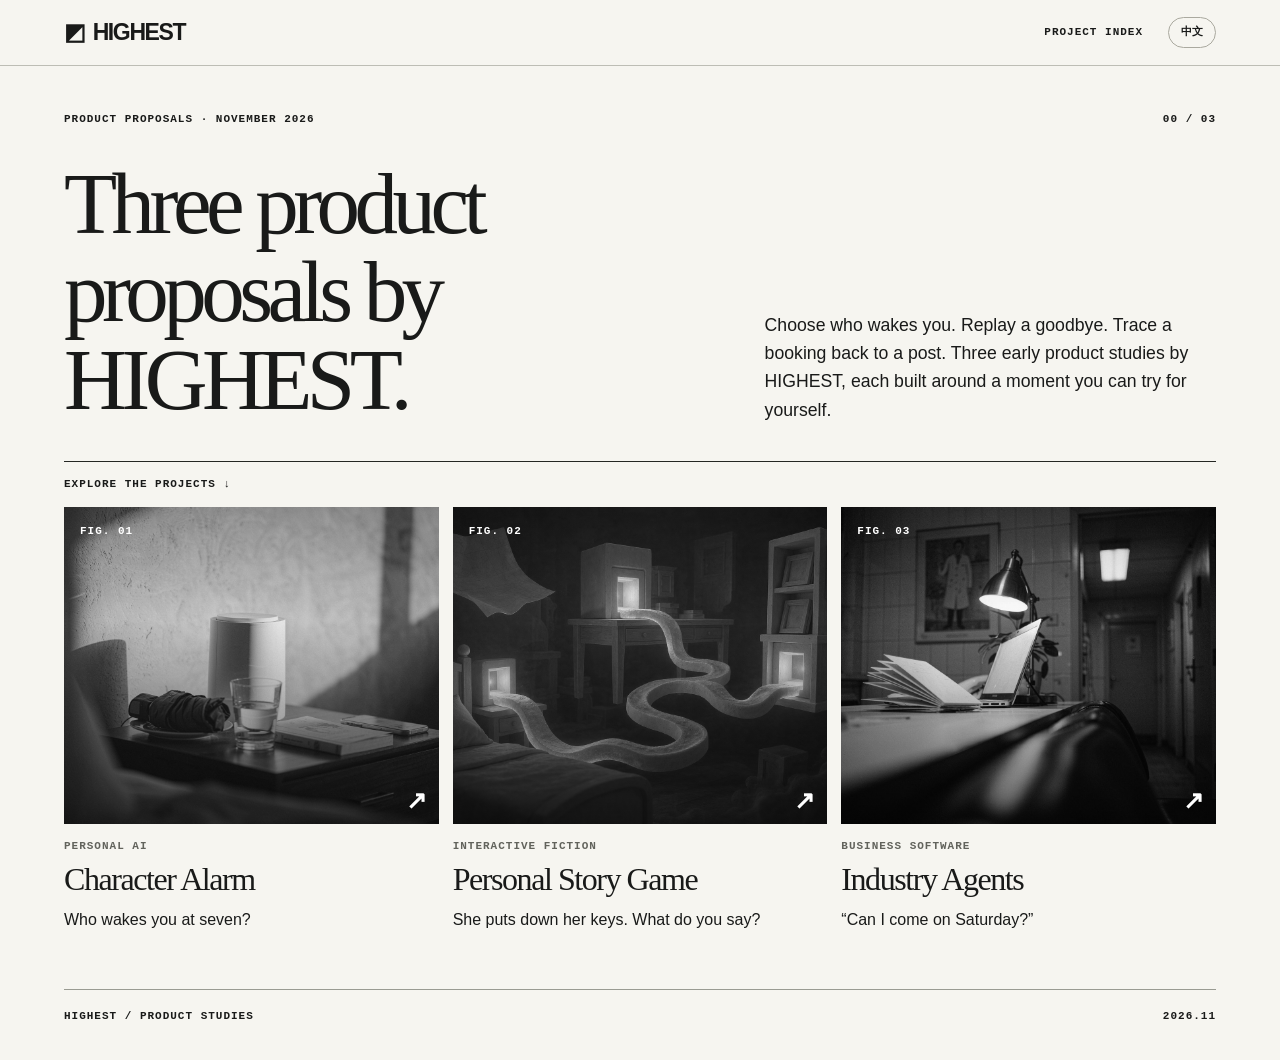
<file: team247-proposals/index.html>
<!doctype html><html lang="en"><meta charset="utf-8"><meta name="viewport" content="width=device-width,initial-scale=1"><meta name="description" content="Explore three early-stage AI products by HIGHEST through illustrated, interactive product stories."><title>HIGHEST — Product Proposals</title><style>*{box-sizing:border-box}html{scroll-behavior:smooth;background:#f6f5f0;color:#191a19;font-family:Arial,'PingFang SC',sans-serif}body{margin:0}a,button{color:inherit}a{text-decoration:none}button{font:inherit;cursor:pointer}a:focus-visible,button:focus-visible{outline:3px solid #947131;outline-offset:3px}[hidden]{display:none!important}.wrap{width:min(1240px,90%);margin:auto}header{border-bottom:1px solid #bdbdb5}.nav{height:65px;display:flex;align-items:center;justify-content:space-between}.brand{font-weight:850;letter-spacing:-.06em;font-size:23px}.brand:before{content:'◩';margin-right:8px}.navaside{display:flex;gap:25px;align-items:center}.ey,.navaside,figcaption,.num,.flow,.step{font:600 11px/1.55 ui-monospace,monospace;letter-spacing:.09em;text-transform:uppercase}.lang{background:none;border:1px solid #aaa99f;border-radius:99px;padding:6px 12px}.top{padding:45px 0 24px;display:flex;align-items:center;justify-content:space-between}.rule{border-top:1px solid #252723;padding:14px 0}.cover{display:grid;grid-template-columns:1.45fr 1fr;align-items:end;gap:4%;margin:8px 0 37px}h1,h2,h3,p,figure{margin:0}h1,h2,blockquote,.read{font:normal clamp(45px,6.8vw,99px)/1.01 Georgia,'Songti SC',serif;letter-spacing:-.064em;text-wrap:balance}.cover p,.intro,.prose{font-size:clamp(16px,1.38vw,20px);line-height:1.6}.cards{display:grid;grid-template-columns:repeat(3,1fr);gap:14px}.card{display:block}.plate,.shot{position:relative;background:#252525;color:white;overflow:hidden}.plate{aspect-ratio:1.18}.plate img,.shot img{width:100%;height:100%;object-fit:cover;filter:grayscale(1);display:block;transition:transform .65s ease}.card:hover img{transform:scale(1.045)}.plate:after,.shot:after{content:'';position:absolute;inset:0;background:linear-gradient(180deg,#0003,transparent 36%,#0008)}.num{position:absolute;top:16px;left:16px;z-index:1}.plate b{position:absolute;z-index:1;right:12px;bottom:9px;font-size:25px}.card .ey{display:block;padding-top:14px;color:#62635c}.card h3{font:normal clamp(23px,2.5vw,38px)/1.15 Georgia,'Songti SC',serif;letter-spacing:-.045em;margin:6px 0 10px}.card p{line-height:1.55}.foot{margin-top:56px;padding:18px 0 35px;border-top:1px solid #999b92;display:flex;justify-content:space-between;gap:15px}.hero{display:grid;grid-template-columns:1.08fr 1fr;gap:6%;align-items:center;padding-bottom:45px}.hero h1{font-size:clamp(40px,5.6vw,85px);margin:16px 0 20px}.shot{aspect-ratio:1.4}.shot .stamp{position:absolute;bottom:16px;left:18px;z-index:1;font:italic 26px Georgia}.pair{display:grid;grid-template-columns:.85fr 1.15fr;gap:7%;margin:32px 0 54px;align-items:start}h2{font-size:clamp(32px,3.9vw,58px);margin:12px 0 20px}.device{background:#1d1e1c;color:#f8f7ef;padding:clamp(22px,3.5vw,52px);border-radius:3px}.switches{display:flex;flex-wrap:wrap;gap:6px;margin:25px 0}.switches button{background:transparent;color:#eee;border:1px solid #77786f;border-radius:30px;padding:8px 12px}.switches [aria-pressed=true]{background:#f6f5f0;color:#171817}.read{font-size:clamp(35px,4.8vw,70px);margin-bottom:14px}.out{min-height:126px}.out p,.note p,.model p{font-size:16px;line-height:1.65}.flow{border-top:1px solid #77786f;padding-top:16px;color:#d0d0c6}.notes,.model{display:grid;grid-template-columns:1fr 1fr;gap:7%;padding:22px 0 44px}.note h3,.model h3{font-size:20px;margin-bottom:9px}.model{align-items:center}.chart{background:#e9e9e1;padding:20px}.bar{margin-top:10px}.bar label{display:flex;justify-content:space-between;font-size:14px}.track{background:#d4d4ca;height:7px;margin-top:5px}.track i{display:block;height:100%;background:#363732}.closing{background:#20211f;color:#faf9ef;padding:36px clamp(20px,4vw,64px)}blockquote{margin:16px 0;font-size:clamp(31px,4.4vw,66px)}.next{display:inline-block;border-bottom:1px solid;margin:12px 0 0;padding:5px 0}.anim{animation:arrive .38s both}@keyframes arrive{from{opacity:.35;transform:translateY(7px)}to{opacity:1;transform:none}}html:lang(zh-CN) h1,html:lang(zh-CN) h2,html:lang(zh-CN) blockquote{letter-spacing:-.04em;line-height:1.19}@media(max-width:700px){.wrap{width:90%}.top{padding:23px 0 15px}.cover,.hero,.pair,.model,.notes{grid-template-columns:1fr;gap:19px}.cover{margin:8px 0 24px}.cards{grid-template-columns:1fr;gap:23px}.plate{aspect-ratio:2}.card h3{font-size:29px}.hero{padding-bottom:26px}.shot{aspect-ratio:1.85}.pair{margin:20px 0 32px}.navaside{gap:12px}.foot{margin-top:28px}.out{min-height:110px}}@media(prefers-reduced-motion:reduce){*{scroll-behavior:auto!important;animation:none!important;transition:none!important}}.walk{padding:26px 0 34px;border-top:1px solid #999c90}.walk h2{margin-bottom:24px}.film{display:grid;grid-template-columns:repeat(3,minmax(0,1fr));gap:18px}.cell{background:#e8e8e0;padding:clamp(14px,2.3vw,32px);min-width:0}.mock{min-height:350px;height:auto;background:#fcfcf6;border:1px solid #56574c;border-radius:16px;box-shadow:3px 4px 0 #cbccc0;overflow:hidden;display:flex;flex-direction:column}.chrome{display:flex;align-items:center;justify-content:space-between;font:600 11px/1.2 ui-monospace,monospace;padding:12px 14px;border-bottom:1px solid #d0d1c7}.chrome i{letter-spacing:2px}.view{display:flex;flex:1;flex-direction:column;gap:9px;padding:17px;min-height:0}.view h4{font:600 clamp(17px,1.55vw,24px)/1.2 Arial,'PingFang SC',sans-serif;margin:0 0 3px}.view p,.view .bubble{font:14px/1.45 Arial,'PingFang SC',sans-serif;margin:0}.view .micro,.view small{font:12px/1.4 Arial,'PingFang SC',sans-serif;color:#44473f}.mock-action{margin-top:auto;text-align:center;font-size:13px;background:#272923;color:white;border-radius:6px;padding:9px}.pets{display:grid;grid-template-columns:1fr 1fr;gap:8px}.pets>div{display:grid;justify-items:center;background:#ebebe3;padding:5px;border-radius:9px}.pets .picked{outline:2px solid #373a2e}.pets svg{width:100%;height:75px}.chip{width:fit-content;background:#e1e3d7;border-radius:12px;padding:3px 8px;font-size:11px}.digital{font:500 clamp(36px,4.3vw,68px)/1.05 Georgia,serif;letter-spacing:-.055em}.item{display:flex;align-items:center;justify-content:space-between;gap:8px;border-bottom:1px solid #d2d3c9;padding:6px 0;font-size:13px}.ring,.appointment,.upload{display:grid;justify-items:center;text-align:center;gap:5px}.ring svg{height:81px}.upload,.appointment{padding:14px;background:#e7e8df;border-radius:6px}.upload{border:1px dashed #808475;font-size:13px}.upload b,.appointment span{font:32px/1 Georgia}.scene-art svg{display:block;width:100%;height:75px;background:#cecec2}.short svg{height:48px}.routes{display:grid;gap:4px}.routes>div{padding:5px 9px;border:1px solid #d0d0c6;border-radius:5px;font-size:12px}.routes span{margin-right:10px;font-family:monospace}.chosen{background:#36382f;color:white}.post{background:#353831;color:#f3f2e9;padding:13px;display:grid;gap:2px}.post span{font:italic 34px/1 Georgia}.post small{color:#f3f2e9}.view .bubble{background:#e6e7df;padding:7px 10px;border-radius:10px;align-self:flex-start;max-width:90%;font-size:13px}.view .reply{background:#34362f;color:white;align-self:flex-end}.cell figcaption{display:flex;gap:10px;margin-top:16px;font:15px/1.45 Arial,'PingFang SC',sans-serif;text-transform:none;letter-spacing:normal}.cell figcaption b{font-family:monospace}.appointment{padding:20px 6px}.appointment span{border:1px solid;border-radius:50%;padding:4px 9px}.hero{padding-bottom:30px}@media(max-width:860px){.film{grid-template-columns:1fr}.cell{display:grid;grid-template-columns:minmax(200px,320px) 1fr;gap:15px;align-items:center}.view h4{font-size:21px}.digital{font-size:48px}}@media(max-width:520px){.cell{display:block}.mock{max-width:330px;margin:auto}.cell figcaption{justify-content:center}.film{gap:12px}}
</style><header><div class="wrap nav"><a class="brand" href="#home">HIGHEST</a><div class="navaside"><a id="indexlink" href="#home"></a><button class="lang" id="lang"></button></div></div></header><main class="wrap" id="main"></main><noscript>Please enable JavaScript to explore the three interactive product stories. 请开启 JavaScript 浏览项目。</noscript><script>const projects=[{"id": "alarm", "pic": "02-morning.jpg", "name": "Character Alarm|角色闹钟", "tag": "Personal AI|个人 AI", "hook": "Who wakes you at seven?|明早七点，你想被谁叫醒？", "intro": "Before you reach for snooze, you hear two familiar barks. A character alarm turns someone you recognize into the face and voice of the tools you use all day.|手还没摸到贪睡键，你先听见了熟悉的两声狗叫。角色闹钟想让每天叫你起床的那个角色，也陪你记事、算账和计时。", "alt": "Morning light falling on a bedside table|清晨的光照在床头柜上", "flow": "Choose a character › Set an alarm › Keep it for another task|选角色 › 设闹钟 › 再用一个工具", "controls": "Wake up;Split lunch;Make tea|起床;分午餐账单;泡茶", "readouts": "07:00;126 ÷ 3 = 42;03:00|07:00;126 ÷ 3 = 42;03:00", "replies": "Two barks. One crooked ear. Good morning.;“My share? Zero.” Your lunch split is ready.;Three minutes. Your character keeps time.|两声狗叫，一只耷拉的耳朵。早安。;“我的那份？零。”三个人，每人 42 元。;三分钟。你泡茶，让它看时间。", "scene": "One face, three small jobs.|同一个角色，三件日常小事。", "body": "Start with a pet owner who already keeps a favorite photo. In the proposed app, a photo becomes a stylized avatar; an authorized voice can become its greeting. Once awake, the owner taps a tool and gets an answer in character, without composing a chat prompt.|先从手机里存着宠物照片的人开始。设想中的 App 会把照片做成角色，也可以用获得授权的声音打招呼。起床之后，点一下工具就能得到带有角色个性的回应，不用在聊天框里想怎么提问。", "today": "The browser prototype saves a persona, a catchphrase and a note, and plays a test alert while open using system speech.|浏览器原型能保存角色设定、口头禅和笔记；页面打开时，可以用系统语音试听提醒。", "gate": "Photo avatars, voice cloning and locked-screen alarms are planned. Before charging, the native pilot targets 100 on-time alarms in 100 device tests; then compare three-morning reuse with a plain alarm.|照片建模、声音克隆和锁屏闹钟仍在规划。收费前，原生试点要通过 100 次设备准点测试，再比较角色闹钟与普通闹钟连续三个早晨的留存。", "price": "Proposed: ¥1/month for tools; ¥19.9 per original pack, ¥59 per authorized voice and ¥99 per photo avatar.|拟定价：工具每月 1 元；原创角色包 19.9 元、授权声音 59 元、照片角色 99 元。", "chart": "Illustrative price menu · RMB|拟定价目 · 元", "labels": "Character pack;Voice profile;Photo avatar|角色包;声音档案;照片角色", "vals": [19.9, 59, 99], "assume": "A proposed mainland China launch precedes an English-language pilot. Repeat use across alarms, notes and timers matters more than a first listen.|计划先在中国内地试点，再测试英文版。比起第一次试听，更关键的是用户是否继续用它设闹钟、记事或计时。", "end": "The first alarm earns attention. The second morning tests whether it belongs there.|第一次叫醒让人注意。第二天还愿意设它，才说明它有位置。", "img": "https://zhangzhaohao994-cyber.github.io/zuigao-ai-starter-guide/team247-memo/images/02-morning.jpg"}, {"id": "story", "pic": "06-storygame.jpg", "name": "Personal Story Game|个人故事定制游戏", "tag": "Interactive fiction|互动叙事", "hook": "She puts down her keys. What do you say?|她把钥匙放在桌上。你要说什么？", "intro": "A photograph keeps the room. A message keeps the words. This game puts you back in the moment when you could have answered differently.|照片留住了房间，聊天记录留住了原话。这个游戏想把你放回当时，让你亲手选一次不同的回答。", "alt": "A model room filled with branching narrative paths|微缩房间里延伸出的故事路径", "flow": "Bring a memory › Approve the scene › Play three endings|带来一段回忆 › 确认场景 › 玩出三个结局", "controls": "Let her go;Offer a chair;Speak up|让她走;拉一把椅子;说出真心话", "readouts": "Route 01;Route 02;Route 03|路线 01;路线 02;路线 03", "replies": "The door closes. Play the goodbye as remembered.;She sits down. Another season together, then a gentler goodbye.;This time you say it. The two characters try again.|门合上了。重走记忆中的那次分别。;她坐下来。你们多走过一个季节，然后好好道别。;这次你说出口了。故事里的两个人决定再试一次。", "scene": "One memory. Three playable endings.|同一段往事，三个能玩的结局。", "body": "An adult player brings an authorized exchange or a written memory. In the planned app they check the timeline, approve two portraits and recognize their room in the opening scene. One route follows the memory; two are explicitly fictional. The three-minute opening lets a player make a choice before seeing a price.|成年玩家带来获准使用的聊天片段，或自己写下的一段回忆。在规划中的 App 里，玩家核对时间线、确认两位主角，然后在开场画面里认出自己的客厅。一条路线还原回忆，另两条明确是虚构。前三分钟免费，做完第一次选择才看到价格。", "today": "A browser prototype places names and personal text into five preset scenes with three endings. Generated portraits, rooms, scripts and mobile checkout are planned.|浏览器原型能把姓名和文字放进五个预设场景，走向三个结局。生成肖像、房间、剧本和移动端支付仍在规划。", "gate": "Start with five creators, a Chinese romance chapter and a separate US English pilot. Expand only after two groups of 1,000 starters each reach 10% paid conversion and refunds stay at or below 3%. Use fictional faces when permission is missing.|先找五位创作者，试做中文情感章节，并在美国单独测试英文版。两组各 1,000 名开玩者都达到 10% 付费、退款率不超过 3%，才扩大投放。没有肖像授权就用虚构形象。", "price": "Proposed: ¥99 unlocks three endings. ¥599 includes a custom subplot, character or epilogue; an existing buyer pays only the ¥500 difference.|拟定价：99 元解锁三个结局；599 元可定制支线、角色或尾声。已购用户只补 500 元差价。", "chart": "Pilot funnel · targets per 100 starters|试点漏斗 · 每百名开玩者的目标", "labels": "Start;Finish the chapter;Buy|开玩;完成章节;购买", "vals": [100, 50, 10], "assume": "A full ending gives players a reason to pay; reusable rooms and branching scripts keep each new story affordable to produce.|完整结局提供付费理由。房间和分支结构可以复用，让每个新故事都不必从零制作。", "end": "The test is whether a player who knows the real ending will pay to try another.|玩家已经知道真实结局，还愿不愿意付费再选一次？", "img": "https://zhangzhaohao994-cyber.github.io/zuigao-ai-starter-guide/team247-memo/images/06-storygame.jpg"}, {"id": "industry", "pic": "05-clinic.jpg", "name": "Industry Agents|垂直行业定制智能体", "tag": "Business software|企业软件", "hook": "“Can I come on Saturday?”|“我周六能过来吗？”", "intro": "A post brought in a customer. The editor knows which post; the front desk knows the schedule. An industry agent is designed to keep the question, its source and the next action together.|一篇推文带来一位顾客。编辑知道顾客看了什么，前台知道周六几点有空。行业智能体想让这条咨询、它的来源和下一步跟进始终放在一起。", "alt": "Reception desk in a clinic, the setting for the example inquiry|示例咨询发生的门店前台", "flow": "Approved brief › Draft and review › Track the inquiry|审核过的资料 › 拟稿与复核 › 跟进咨询", "controls": "Draft;Attribute;Hand off|拟稿;标记来源;转人工", "readouts": "01 / Draft;02 / Lead;03 / Handoff|01 / 草稿;02 / 线索;03 / 转交", "replies": "The editor reviews a Saturday opening-hours post against the shop’s approved brief.;A reader asks for a visit. The inquiry stays attached to the post that prompted it.;The front desk takes the booking request. A medical question goes to a qualified professional.|编辑根据门店确认过的资料，复核周六营业时间的推文草稿。;读者咨询预约。线索卡保留了引发咨询的那篇推文。;前台接手预约请求；涉及医疗判断的问题交给专业人员。", "scene": "Follow one inquiry from post to front desk.|跟着一条咨询，从推文走到前台。", "body": "The first buyer is an owner whose team publishes and answers inquiries every week. A clinic supplies approved service details. A design studio might supply floor plans, budgets and site-visit slots instead. The review rules change by trade; scheduling, attribution and handoff can be reused.|第一批买家是每周都要发内容、接咨询的门店老板。诊所提供审核过的服务资料；换成设计工作室，输入就变成户型、预算和量房时段。各行业的审核规则不同，排期、来源标记和转交机制可以复用。", "today": "The browser prototype supports selecting a trade, editing a template and moving a sample lead. Model-generated content, metering, connected accounts and billing are planned.|浏览器原型支持选择行业、编辑模板草稿、推进示例线索。模型生成、用量计量、账号连接和支付仍待开发。", "gate": "Interview five beauty operators and five design studios. Offer 20 merchants the same paid brief: the first gate is five purchases and four drafts used. Test renewals and top-ups against actual invoices before expanding.|先访谈五位美业经营者和五家设计工作室。向 20 位商户报同一个价，第一关是五家付款、四家实际采用草稿。扩大前，用真实账单检验续用和充值需求。", "price": "Proposed: ¥199 for a starter content task; ¥2,000/year for account operations, leads and a credit allowance. Teams pay separately for production beyond the allowance.|拟定价：199 元试做内容任务；年费 2,000 元，加上账号运营、线索管理和基础额度。超出额度的制作另行购买。", "chart": "Starter pilot · target merchants|入门试点 · 目标商户数", "labels": "Receive a quote;Buy a task;Use the draft|收到报价;付费试做;采用草稿", "vals": [20, 5, 4], "assume": "The annual plan depends on useful work recurring every month. Compare published drafts, reply times and paid refills across merchants.|年费成立的前提，是每个月都有值得交给它的工作。试点将比较商户实际采用的草稿、回复速度和追加购买记录。", "end": "The useful unit is a customer inquiry someone follows up, not another draft in a folder.|价值落在有人接手的那条咨询上，而不止是文件夹里多了一份草稿。", "img": "https://zhangzhaohao994-cyber.github.io/zuigao-ai-starter-guide/team247-memo/images/05-clinic.jpg"}];</script><script>const flows = {
  alarm: {
    title: 'From picking a character to waking up|从选角色到被叫醒',
    captions: ['Pick a familiar face.|选一个熟悉的角色。','Set the time and greeting.|定好时间，选一句叫醒语。','Wake up to that character.|到点，由它叫你起床。']
  },
  story: {
    title: 'From a memory to three endings|从上传回忆到选择结局',
    captions: ['Add a memory you can share.|上传一段获准使用的回忆。','Check the reconstructed scene.|确认故事里的场景和对白。','Choose what happens next.|选择一句回应，走进不同结局。']
  },
  industry: {
    title: 'From a published post to a booked visit|从发布内容到接下预约',
    captions: ['Review and publish the post.|店员确认内容并发布。','See which post brought the inquiry.|看到咨询，以及顾客从哪篇内容而来。','Confirm the visit at the front desk.|前台确认时段，登记预约。']
  }
};
const lineArt=(shape,box='0 0 120 88')=>'<svg aria-hidden="true" viewBox="'+box+'" fill="none" xmlns="http://www.w3.org/2000/svg">'+shape+'</svg>';
const dog=lineArt('<path d="M34 34 15 16q-8 35 10 48l12-10M82 35l18-15q13 25 0 43l-15-8" fill="#282923"/><path d="M27 52q0-35 33-34 29-1 33 33 3 29-32 31-33-1-34-30Z" fill="#e5e1d5" stroke="#282923" stroke-width="2"/><path d="M29 46q6-25 27-24l-5 27q-12 12-22-3Z" fill="#aaa898"/><g fill="#25251f"><circle cx="45" cy="48" r="3"/><circle cx="75" cy="48" r="3"/><path d="M53 59q7-5 14 0l-7 7Z"/></g><path d="M60 65q0 8-9 4m9-4q2 8 10 3" stroke="#292a23" stroke-width="2"/>');
const cat=lineArt('<path d="m24 56 3-37 24 12q10-5 20 0l22-14 3 40q-3 24-36 24-31 0-36-25Z" fill="#b2b2a8" stroke="#30312b" stroke-width="2"/><path d="m40 51 9 2m22 0 8-2m-24 9h10l-5 5Z" stroke="#222" stroke-width="3"/>');
const room=lineArt('<rect width="280" height="115" fill="#cecec2"/><path d="M0 91h280M204 0v91l76 23M204 91l-66 24" stroke="#969789"/><path d="M15 12h60v68H15z" fill="#e8e8df"/><path d="M44 12v68M15 46h60" stroke="#848579"/><path d="M99 65q0-12 10-12h59q9 0 9 12v19H98Z" fill="#7a7b72"/><path d="M88 71h14v12h71V71h14v24H88Z" fill="#51544b"/><path d="M226 14h38v78h-38z" fill="#494b44"/><circle cx="234" cy="55" r="2" fill="#eee"/><ellipse cx="131" cy="99" rx="31" ry="6" fill="#373930"/><path d="m115 102-3 10m34-10 3 10" stroke="#373930" stroke-width="3"/>','0 0 280 115');
const tag=s=>'<span class="chip">'+f(s)+'</span>', line=(a,b)=>'<div class="item"><small>'+f(a)+'</small><b>'+f(b)+'</b></div>', action=s=>'<div class="mock-action">'+f(s)+'</div>', label=s=>'<small class="micro">'+f(s)+'</small>', heading=s=>'<h4>'+f(s)+'</h4>', msg=(s,reply=false)=>'<div class="bubble '+(reply?'reply':'')+'">'+f(s)+'</div>';
function panels(id) {
  if(id==='alarm')return [
    heading('Choose a character|选择角色')+'<div class="pets"><div class="picked">'+dog+tag('Milo ✓|米洛 ✓')+'</div><div>'+cat+tag('Miso|小米')+'</div></div>'+label('My characters|我的角色')+action('Use Milo →|使用米洛 →'),
    heading('Morning alarm|早晨闹钟')+'<div class="digital">07:00</div>'+line('Repeat|重复','Weekdays|工作日')+line('Sound|提示音','Two barks|两声狗叫')+action('Save alarm|保存闹钟'),
    '<div class="ring">'+label('Alarm ringing|闹钟响了')+'<div class="digital">07:00</div>'+dog+'<b>'+f('Woof, woof!|汪，汪！')+'</b></div>'+action('I’m awake|我醒啦')
  ];
  if(id==='story')return [
    heading('Add your memory|上传你的回忆')+'<div class="upload"><b>↑</b>'+f('Chat excerpt added ✓|聊天片段已添加 ✓')+'</div>'+line('Scene photo|场景照片','Living room ✓|客厅 ✓')+action('Build first scene →|生成开场 →'),
    heading('The last goodbye|那次告别')+'<div class="scene-art">'+room+'</div>'+label('Scene 1 · Living room|场景 1 · 客厅')+'<p>'+f('She leaves the keys on the table and turns to the door.|她把钥匙放在桌上，转身走向门口。')+'</p>'+action('Play this scene →|进入场景 →'),
    heading('Your next line|换你开口')+'<div class="scene-art short">'+room+'</div><div class="routes">'+['Let her go|让她走','Pull out a chair|拉一把椅子','Say how you feel|说出真心话'].map((s,j)=>'<div class="'+(j===1?'chosen':'')+'"><span>0'+(j+1)+'</span>'+f(s)+(j===1?' ✓':'')+'</div>').join('')+'</div>'+label('Chosen route · She sits down.|所选路线 · 她坐下了。')
  ];
  return [
    heading('Ready to publish|待发布内容')+'<div class="post"><span>SAT.</span><b>10:00–17:00</b><small>'+f('Studio visits by appointment|工作室开放预约')+'</small></div>'+line('Review|审核','Approved ✓|已通过 ✓')+action('Publish post →|发布内容 →'),
    heading('New inquiry|新的咨询')+tag('From Saturday’s post|来自周六开放日推文')+msg('Can I visit on Saturday?|周六可以来看看吗？')+msg('Would 2 pm work for you?|下午两点方便吗？',true)+msg('Yes, please.|好，麻烦帮我留一下。')+action('Send to front desk →|交给前台 →'),
    heading('Visit confirmed|预约已确认')+'<div class="appointment"><span>✓</span><b>'+f('Saturday · 14:00|周六 · 14:00')+'</b></div>'+line('Assigned to|负责人','Front desk|前台')+line('Source|来源','Studio visit post|开放日推文')+action('Added to bookings ✓|已加入预约表 ✓')
  ];
}
function walkthrough(p){
  const flow=flows[p.id];
  return '<section class="walk">'+ey('Product interface concepts|产品界面示意')+'<h2>'+f(flow.title)+'</h2><div class="film">'+panels(p.id).map((body,i)=>'<figure class="cell"><div class="mock"><div class="chrome"><span>'+f(p.name)+'</span><i>•••</i></div><div class="view">'+body+'</div></div><figcaption><b>0'+(i+1)+'</b>'+f(flow.captions[i])+'</figcaption></figure>').join('')+'</div></section>';
}
</script><script>
let zh=new URLSearchParams(location.search).get('lang')==='zh',stage=0;
const t=s=>s.split('|')[+zh], E=s=>String(s).replace(/[&<>"']/g,c=>({'&':'&amp;','<':'&lt;','>':'&gt;','"':'&quot;',"'":'&#39;'}[c])), f=s=>E(t(s)), ey=s=>'<div class="ey">'+f(s)+'</div>', num=i=>'0'+(i+1), plate=(p,i,hero=false)=>'<div class="'+(hero?'shot':'plate')+'"><img alt="'+f(p.alt)+'" src="'+p.img+'"><span class="num">FIG. '+num(i)+'</span>'+(hero?'<span class="stamp">'+f(p.name)+'</span>':'<b aria-hidden="true">↗</b>')+'</div>';
const frame=(i,top)=>'<div class="top"><span class="ey">'+f(top)+'</span><span class="ey">'+i+' / 03</span></div>';
function render(focus=false){let i=projects.findIndex(p=>p.id===location.hash.slice(1)),p=projects[i];document.documentElement.lang=zh?'zh-CN':'en';document.title=(p?t(p.name):t('Product Proposals|产品提案'))+' · '+t('HIGHEST|最高');lang.textContent=zh?'English':'中文';indexlink.textContent=t('Project index|项目目录');document.querySelector('.brand').textContent=t('HIGHEST|最高');main.innerHTML='<div class="anim">'+(i<0?frame('00','Product proposals · November 2026|产品提案 · 2026 年 11 月')+'<div class="cover"><h1>'+f('Three product proposals by HIGHEST.|最高提出的三个产品方案')+'</h1><p>'+f('Choose who wakes you. Replay a goodbye. Trace a booking back to a post. Three early product studies by HIGHEST, each built around a moment you can try for yourself.|选一个叫你起床的角色，重玩一次告别，或是找到带来预约的那条推文。最高的三个早期产品研究，都从一个你能亲手试试的场景开始。')+'</p></div><div class="rule ey">'+f('Explore the projects ↓|选择一个项目 ↓')+'</div><div class="cards">'+projects.map((p,i)=>'<a class="card" href="#'+p.id+'">'+plate(p,i)+'<span class="ey">'+f(p.tag)+'</span><h3>'+f(p.name)+'</h3><p>'+f(p.hook)+'</p></a>').join('')+'</div>':
frame(num(i),p.tag)+'<div class="hero"><div>'+ey(p.name)+'<h1>'+f(p.hook)+'</h1><p class="intro">'+f(p.intro)+'</p></div>'+plate(p,i,true)+'</div>'+walkthrough(p)+'<div class="rule ey">'+f('01 / Inside the product|01 / 产品怎么用')+'</div><div class="pair"><div><h2>'+f(p.scene)+'</h2><p class="prose">'+f(p.body)+'</p></div><section class="device">'+ey('Interactive storyboard · Choose a step|互动分镜 · 点选体验')+'<div class="switches">'+t(p.controls).split(';').map((s,j)=>'<button data-step="'+j+'">'+E(s)+'</button>').join('')+'</div><div class="out" aria-live="polite"></div><div class="flow">'+f(p.flow)+'</div></section></div><div class="rule ey">'+f('02 / From prototype to pilot|02 / 从原型到试点')+'</div><div class="notes">'+[['Working prototype|现有原型',p.today],['Next proof point|下一项验证',p.gate]].map(([k,v])=>'<div class="note"><h3>'+f(k)+'</h3><p>'+f(v)+'</p></div>').join('')+'</div><div class="rule ey">'+f('03 / Business model · Forecast, not results|03 / 商业模式 · 以下为预测')+'</div><div class="model"><div><h3>'+f('What a buyer pays for|用户为什么付费')+'</h3><p>'+f(p.price)+'</p><br><p>'+f(p.assume)+'</p></div><figure class="chart"><figcaption>'+f(p.chart)+'</figcaption>'+p.vals.map((v,j)=>'<div class="bar"><label>'+E(t(p.labels).split(';')[j])+'<strong>'+v.toLocaleString(zh?'zh-CN':'en-US')+'</strong></label><div class="track"><i style="width:'+v/Math.max(...p.vals)*100+'%"></i></div></div>').join('')+'</figure></div><div class="closing">'+ey('Investment question|投资判断')+'<blockquote>'+f(p.end)+'</blockquote><a class="next" href="#'+(projects[i+1]?.id||'home')+'">'+(i<2?f('Next project|下一个项目')+' · '+f(projects[i+1].name):f('Back to the project index|返回项目目录'))+' →</a></div>')+'<footer class="foot ey"><span>'+f('HIGHEST / Product studies|最高 / 产品研究')+'</span><span>2026.11</span></footer></div>';
if(p){const draw=()=>{main.querySelectorAll('[data-step]').forEach((b,j)=>{b.setAttribute('aria-pressed',j===stage);b.onclick=()=>{stage=j;draw()}});main.querySelector('.out').innerHTML='<div class="anim"><div class="read">'+E(t(p.readouts).split(';')[stage])+'</div><p>'+E(t(p.replies).split(';')[stage])+'</p></div>'};draw()}if(focus){main.tabIndex=-1;main.focus({preventScroll:true});window.scrollTo({top:0,behavior:'instant'})}}
lang.onclick=()=>{zh=!zh;let u=new URL(location.href);if(zh)u.searchParams.set('lang','zh');else u.searchParams.delete('lang');history.replaceState(null,'',u);render()};onhashchange=()=>{stage=0;render(true)};render();
</script></html>
</file>
<file: style.css>
:root{--ink:#173c38;--muted:#657773;--paper:#faf9f5;--line:#dce3dc;--accent:#176859;--text-size:17px}*{box-sizing:border-box}html{scroll-behavior:smooth;scroll-padding-top:85px}body{margin:0;background:var(--paper);color:var(--ink);font-family:-apple-system,BlinkMacSystemFont,"PingFang SC","Microsoft YaHei",sans-serif;font-size:var(--text-size);line-height:1.95}button,input{font:inherit}a{color:var(--accent);text-underline-offset:4px}button,a,input{touch-action:manipulation}button:focus-visible,a:focus-visible,input:focus-visible{outline:3px solid #d1a849;outline-offset:4px}button{cursor:pointer}.skip{position:fixed;left:15px;top:-100px;background:white;padding:10px;z-index:9}.skip:focus{top:10px}.topbar{position:sticky;top:0;z-index:5;display:flex;align-items:center;justify-content:space-between;padding:14px 5vw;background:rgba(250,249,245,.97);border-bottom:1px solid var(--line)}.brand{font-size:22px;font-weight:750;text-decoration:none;letter-spacing:2px}.brand span{font-size:12px;font-weight:400;margin-left:17px;letter-spacing:1px;color:var(--muted)}.tools{display:flex;gap:14px;align-items:center;font-size:14px}.tools button{border:1px solid var(--line);background:transparent;border-radius:6px;padding:5px 12px;color:var(--ink)}.tools a{text-decoration:none}.hero{max-width:1180px;margin:auto;padding:66px 36px 56px;border-bottom:1px solid var(--line);position:relative}.eyebrow{font-size:14px;letter-spacing:3px;color:var(--accent)}h1{font-size:clamp(46px,6vw,76px);line-height:1.23;letter-spacing:-2px;margin:22px 0 20px;font-weight:650}.lede{font-size:20px;line-height:1.8;color:var(--muted)}.route{display:flex;align-items:center;flex-wrap:wrap;gap:12px;margin:30px 0 18px;font-size:14px}.route span{padding:4px 14px;border:1px solid #c8d7cc;border-radius:50px}.route b{font-weight:400;color:#87978d}.edition{font-size:12px;color:var(--muted)}.layout{display:grid;grid-template-columns:250px minmax(0,760px);gap:70px;max-width:1180px;margin:0 auto;padding:44px 36px 70px}aside{align-self:start;position:sticky;top:100px;max-height:calc(100vh - 125px);overflow:auto;padding-right:8px}aside label{font-size:13px;display:block;margin-bottom:8px}input{width:100%;padding:10px 12px;border-radius:5px;border:1px solid #bdcdc1;background:white;font-size:14px;color:var(--ink)}nav{display:grid;margin-top:22px}nav a{padding:8px 5px;font-size:14px;text-decoration:none;border-bottom:1px solid #e6eae4;line-height:1.65}nav a:hover{background:#edf1e9}nav span{display:inline-block;color:#7c9184;font-size:11px;min-width:26px}.aside-note{font-size:12px;color:var(--muted);margin-top:25px;line-height:1.8}.reading-intro{display:flex;justify-content:space-between;align-items:center;font-size:12px;color:var(--muted);padding-bottom:16px;border-bottom:1px solid var(--line);gap:15px}.reading-intro button{border:0;background:transparent;color:var(--accent);padding:0;font-size:12px;white-space:nowrap}.chapter{padding:38px 0 30px;border-bottom:1px solid var(--line);overflow-wrap:anywhere;scroll-margin-top:85px}.chapter header{display:flex;align-items:baseline;gap:18px;margin-bottom:27px}.chapter-num{color:#7e9a89;font-size:14px;font-variant-numeric:tabular-nums}h2{font-size:27px;line-height:1.5;margin:0;font-weight:650}h3{font-size:1em;margin:18px 0 8px;color:var(--accent)}p{margin:7px 0}.gap{height:12px}.prompt{padding:20px 24px;border-left:3px solid var(--accent);background:#eef1e8;margin:20px 0;border-radius:0 8px 8px 0}.prompt h3{margin-top:0;font-size:14px}pre{font:inherit;white-space:pre-wrap;font-size:16px;line-height:1.85;margin:12px 0}.copy{background:white;color:var(--accent);border:1px solid #bccdbf;border-radius:5px;padding:7px 13px;font-size:13px}.source{font-size:13px;line-height:1.7}.source a{overflow-wrap:anywhere}footer{padding:35px 0;font-size:13px;color:var(--muted)}footer p:first-child{color:var(--ink);font-weight:600}footer a{display:inline-block;margin-top:16px}#empty{padding:30px 0}#toast{position:fixed;bottom:25px;left:50%;transform:translateX(-50%);padding:9px 20px;border-radius:6px;background:var(--ink);color:white;font-size:14px;opacity:0;pointer-events:none;transition:opacity .2s}#toast.visible{opacity:1}body.large{--text-size:20px}body.large pre{font-size:19px}[hidden]{display:none!important}@media(min-width:1000px){.hero:after{content:"第一课 / 随时回来复习";position:absolute;right:40px;bottom:66px;writing-mode:vertical-rl;font-size:13px;letter-spacing:5px;color:#84988b}}@media(max-width:800px){.topbar{padding:12px 20px}.brand span{display:none}.tools{gap:11px;font-size:12px}.tools button{font-size:12px;padding:5px 9px}.hero{padding:38px 23px 28px}.lede{font-size:17px}.route{gap:6px;font-size:12px}.route span{padding:3px 10px}.edition{font-size:11px}.layout{display:block;padding:25px 23px 35px}aside{position:static;max-height:none;padding-right:0;margin-bottom:28px}nav{display:flex;overflow:auto;gap:9px;padding:0 0 12px;margin-top:15px}nav a{white-space:nowrap;border:1px solid var(--line);border-radius:4px;padding:7px 10px}nav span{min-width:22px}.aside-note{display:none}h2{font-size:23px}.chapter header{gap:12px}.chapter{padding:28px 0 20px}.prompt{padding:16px 18px}body{--text-size:16px}.reading-intro{font-size:11px}}
@media print{.topbar,aside,.reading-intro,.copy,#toast,.skip{display:none}.hero{padding:0 0 20px}.hero h1{font-size:32px}.hero h1 br{display:none}.hero:after{display:none}.layout{display:block;padding:0}.chapter{break-inside:auto}.chapter h2,.chapter h3{break-after:avoid}.prompt{break-inside:avoid}body{background:white;font-size:12pt;color:#111}a{color:#111}.chapter[hidden]{display:block!important}footer{font-size:10pt}}
</file>
